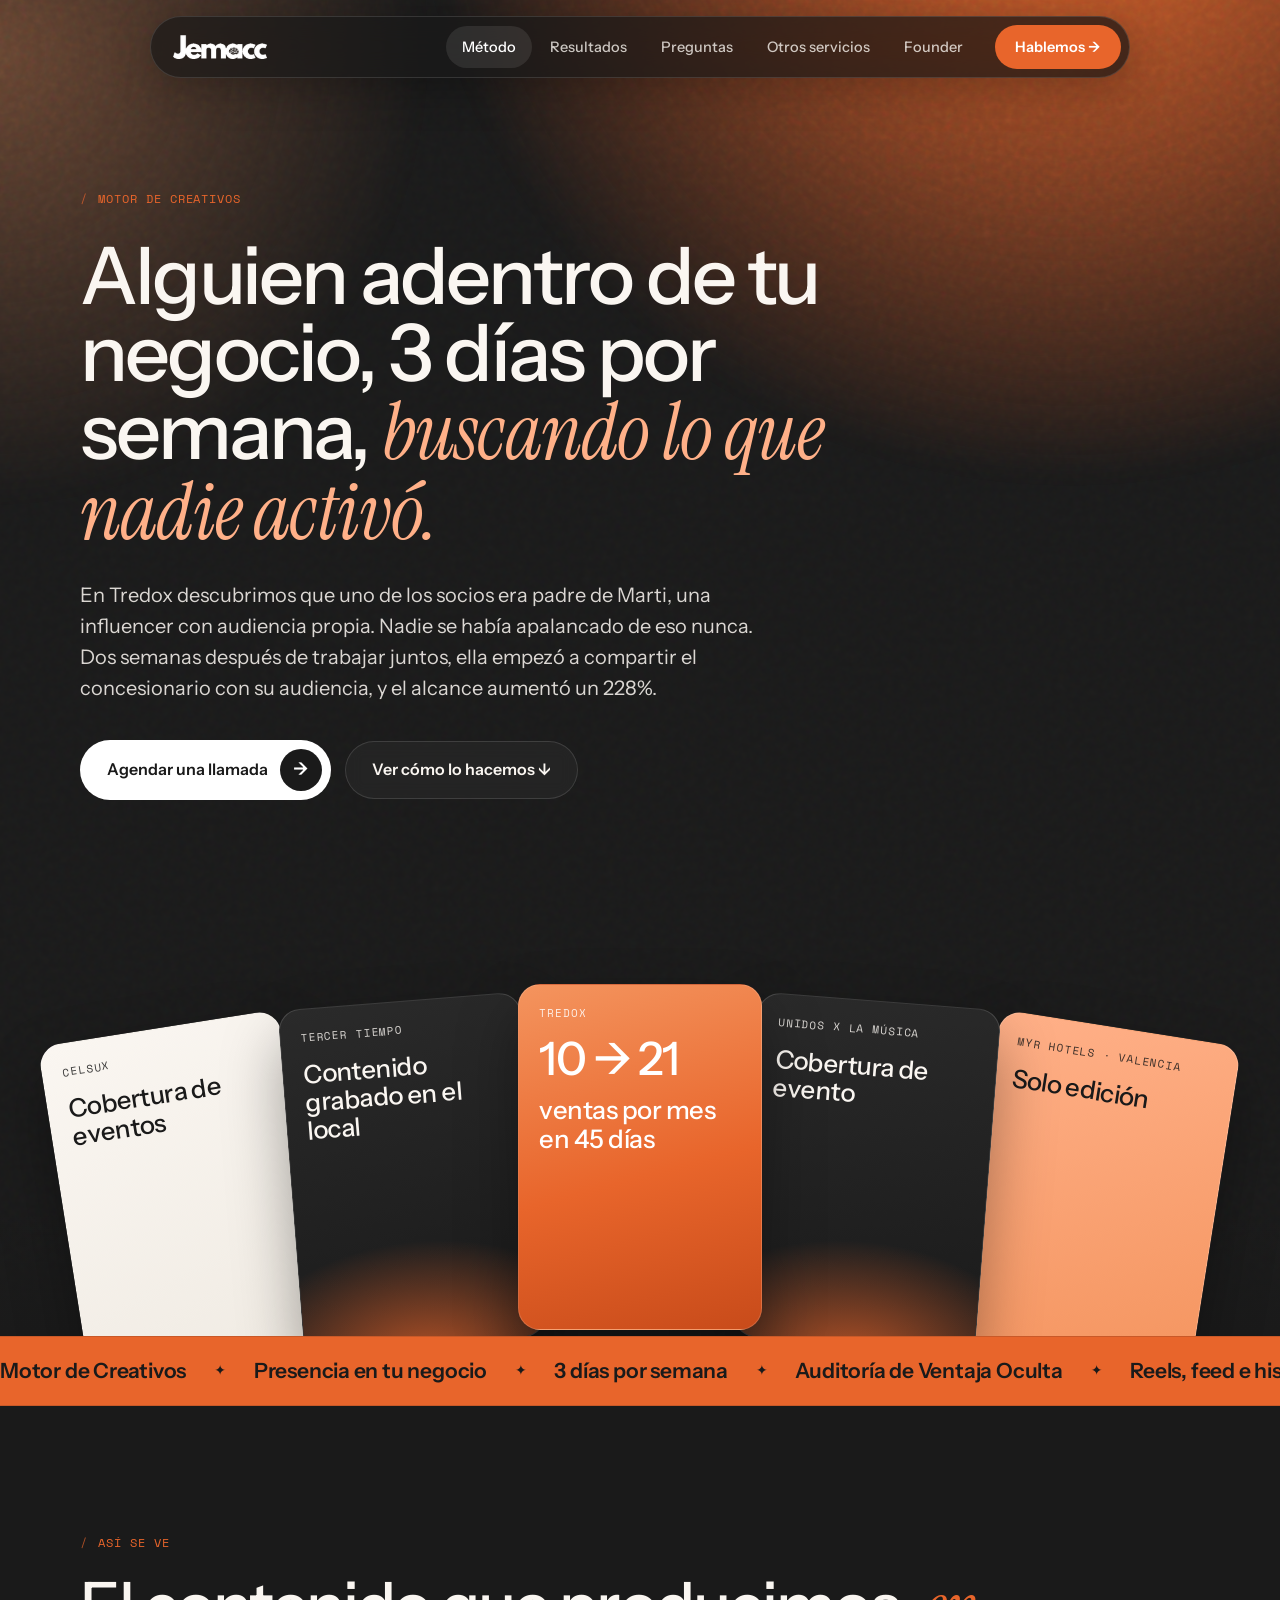
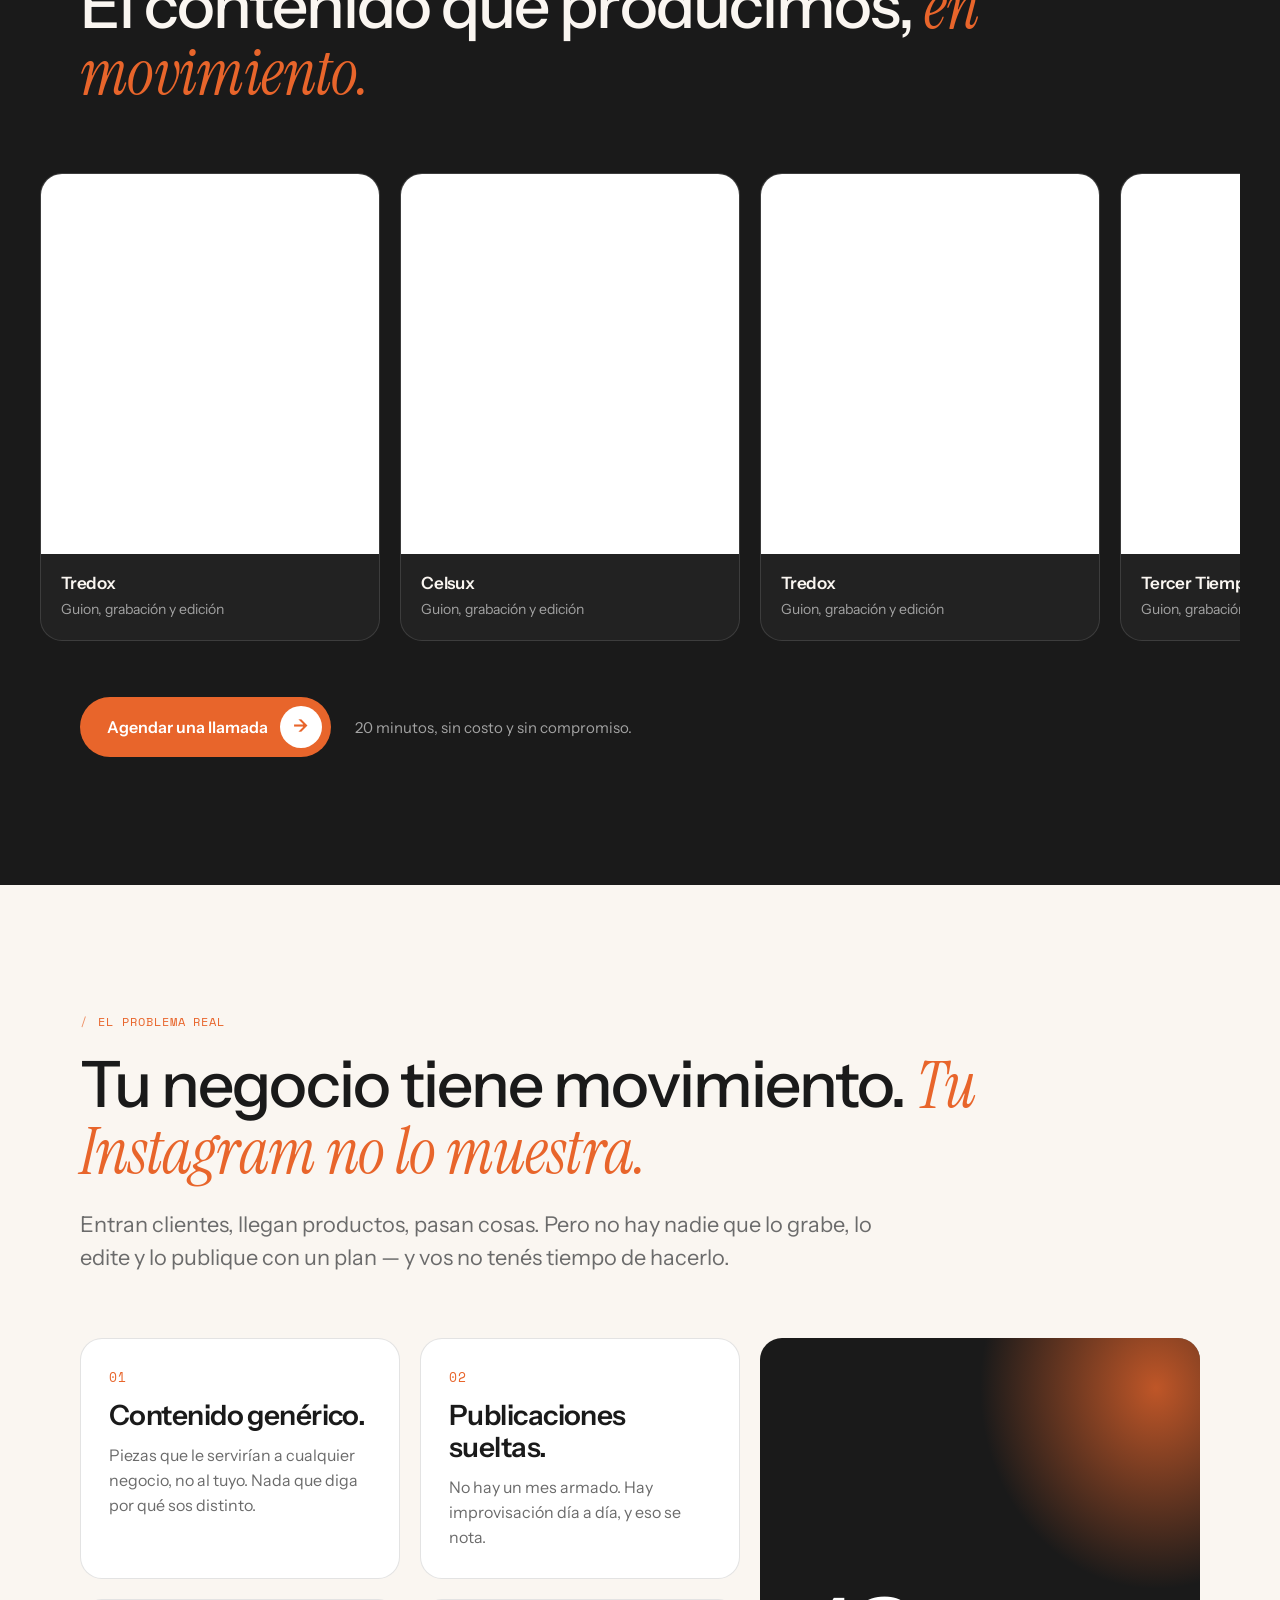
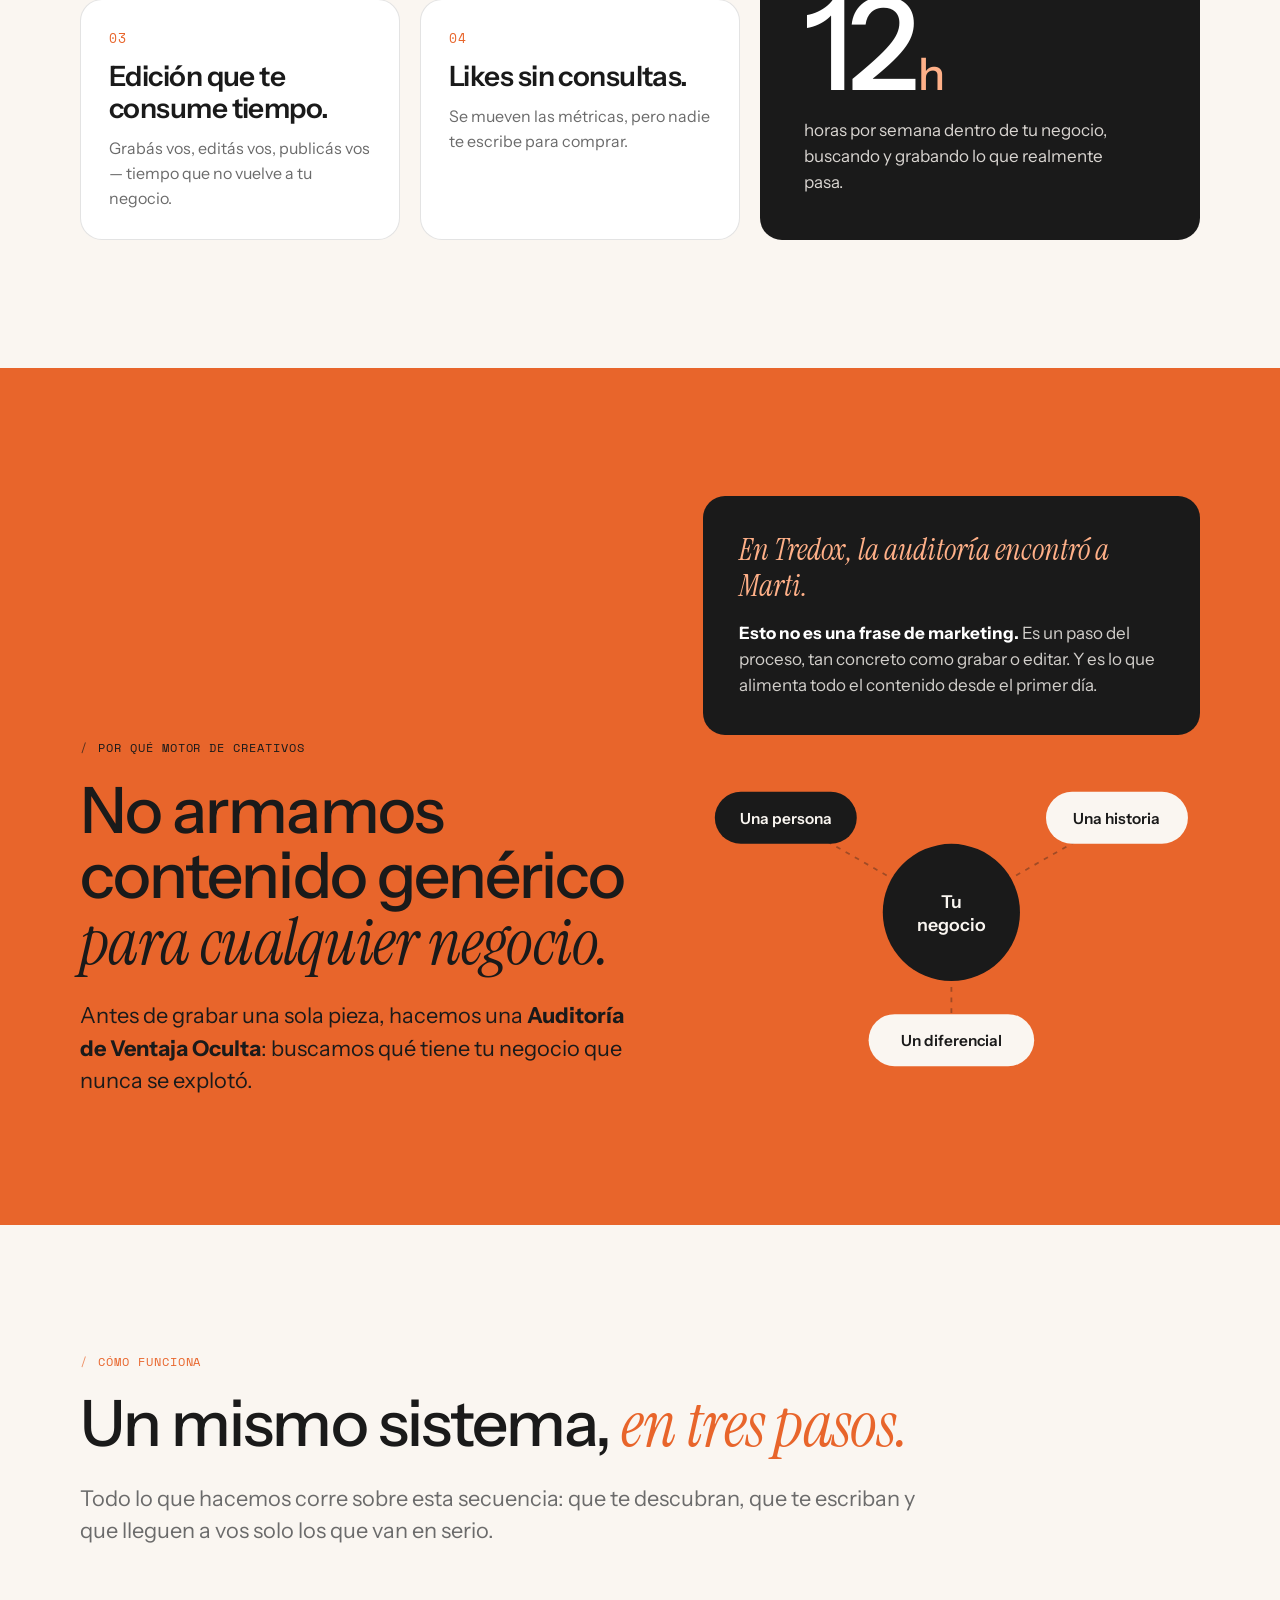
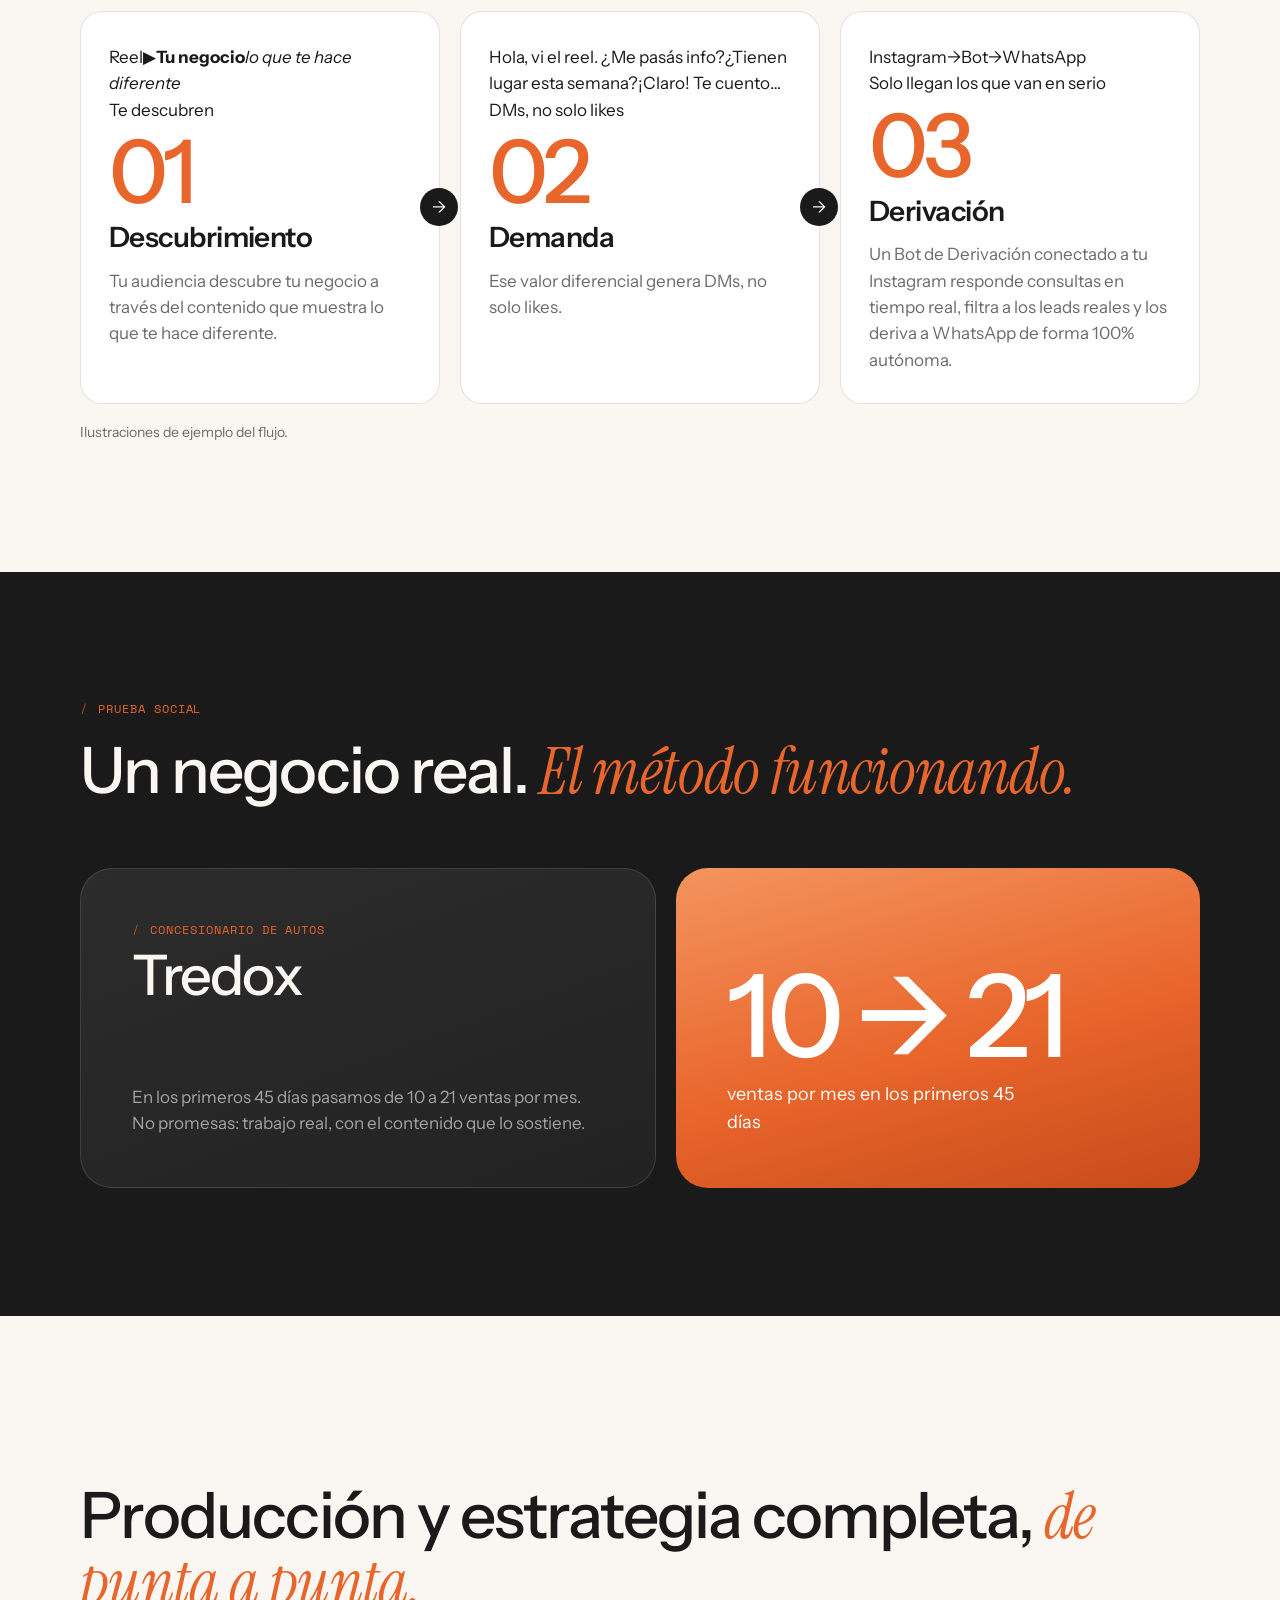
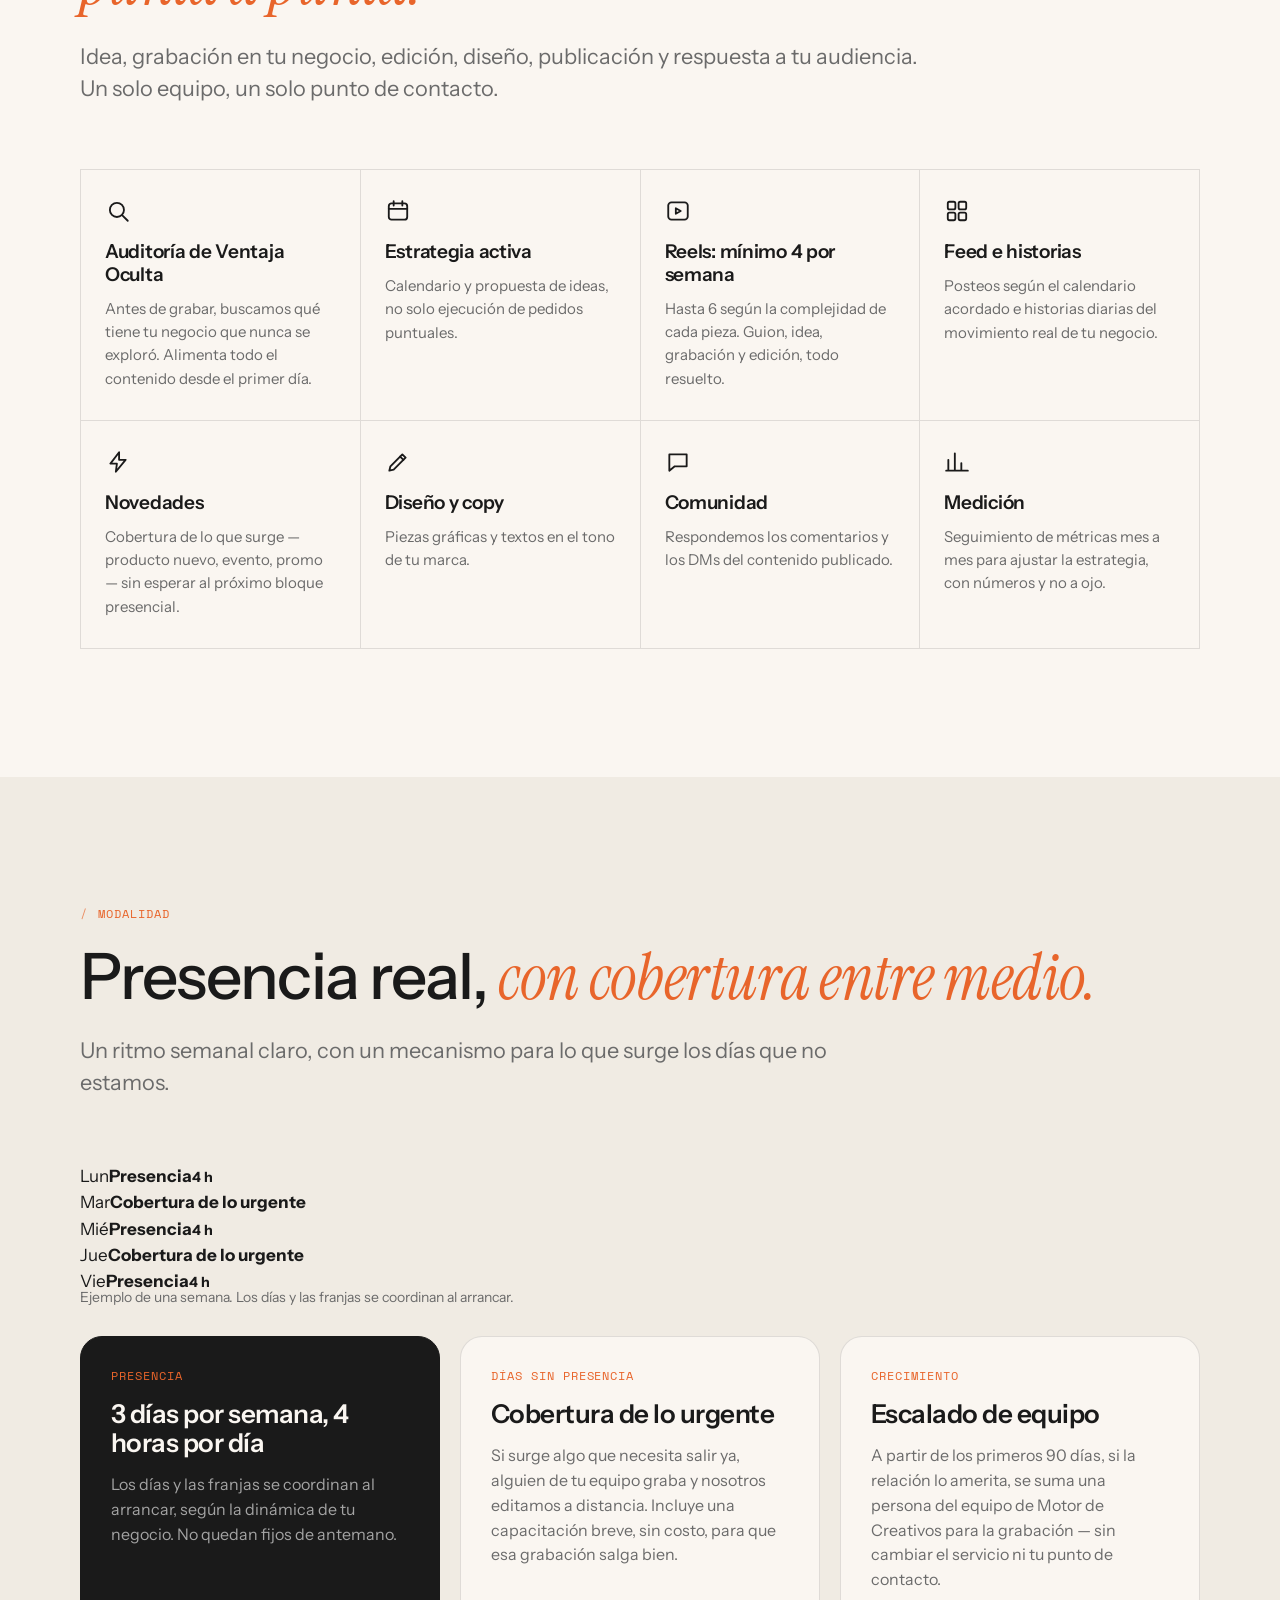
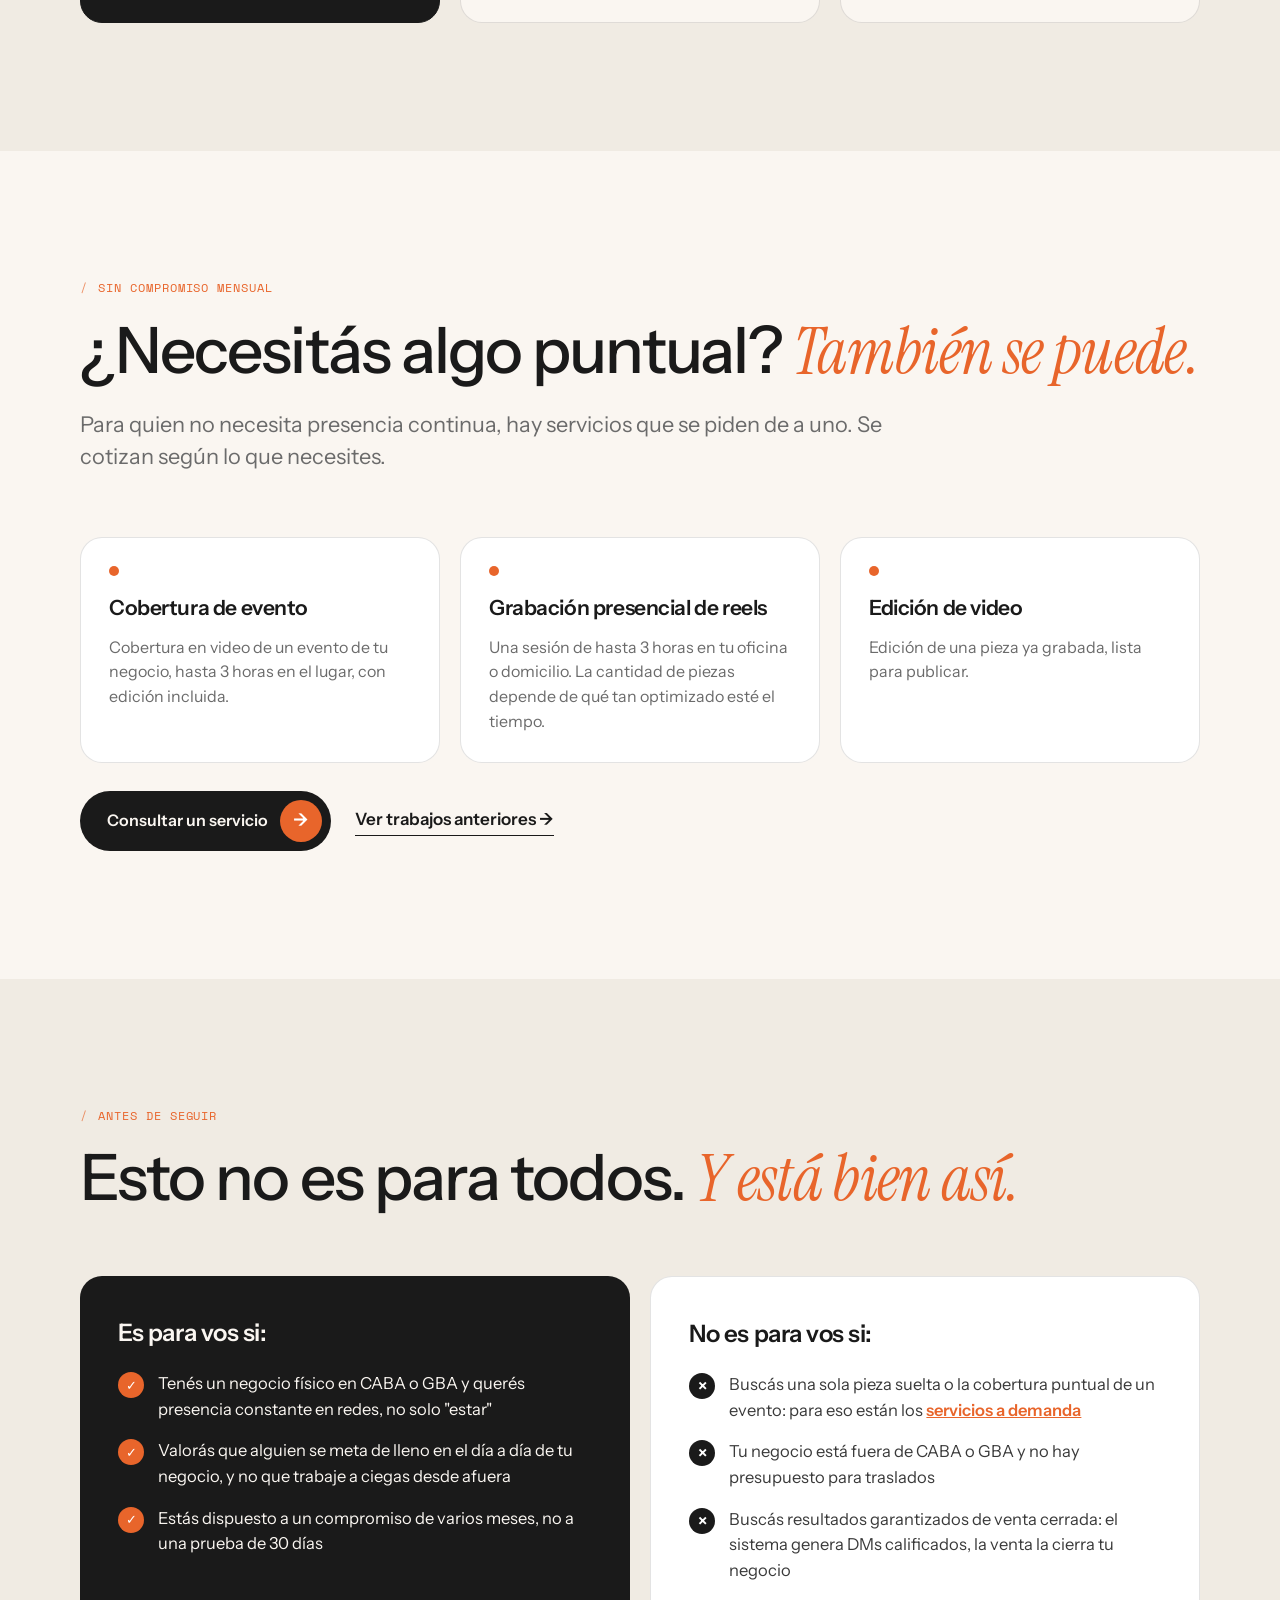
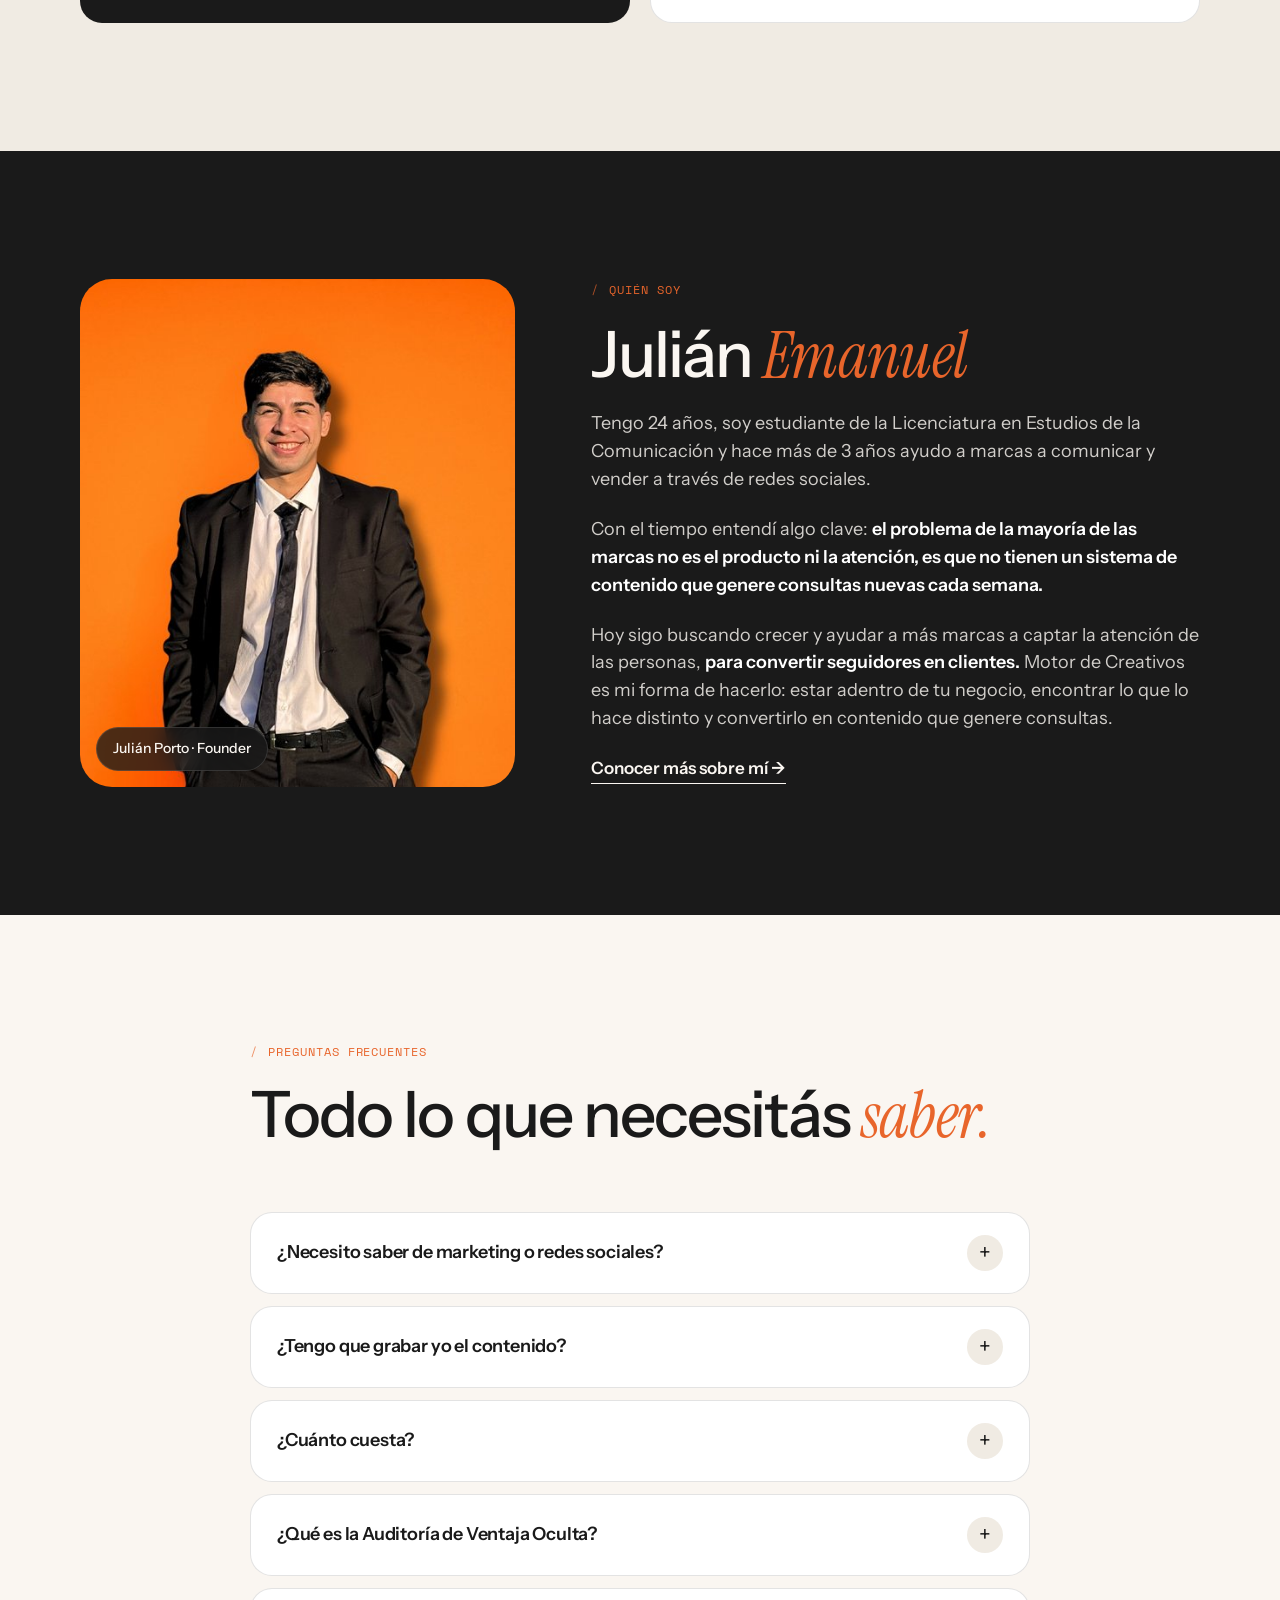
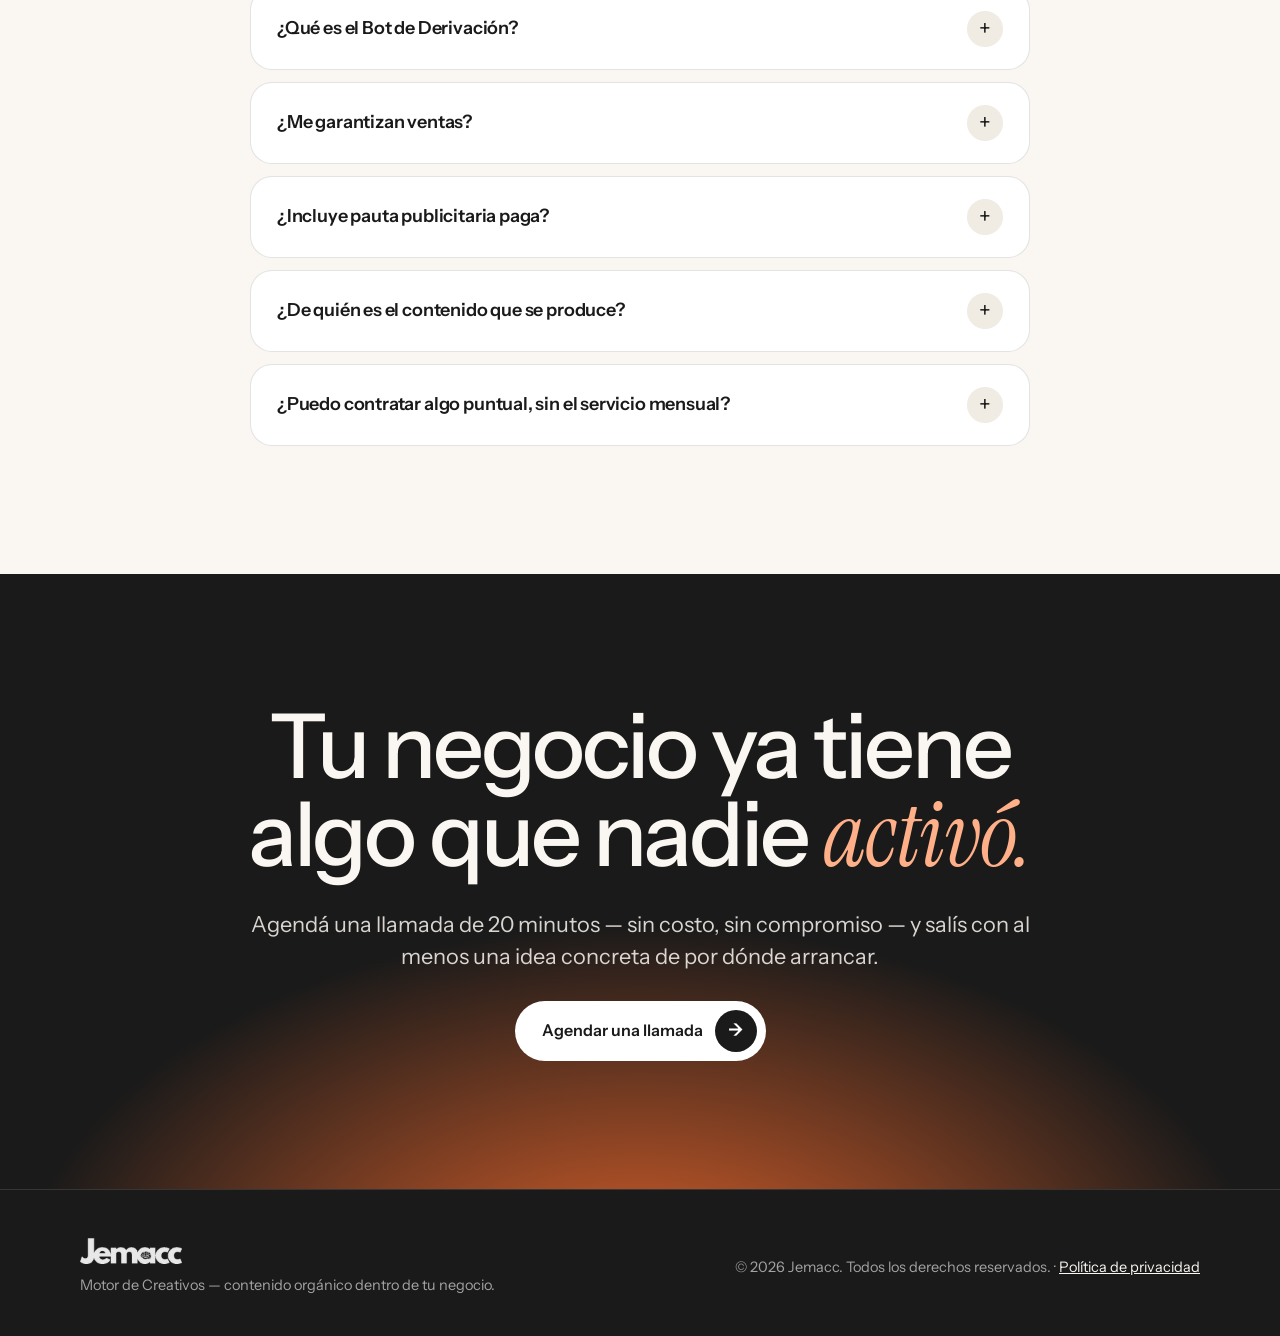
<file: index.html>
<!DOCTYPE html>
<html lang="es">
<head>
<meta charset="UTF-8">
<meta name="viewport" content="width=device-width, initial-scale=1.0">
<title>Jemacc — Motor de Creativos: contenido dentro de tu negocio</title>
<meta name="description" content="Motor de Creativos: alguien dentro de tu negocio 3 días por semana, grabando y buscando lo que nadie activó. Producción y estrategia de contenido para negocios físicos en CABA y GBA.">
<meta name="theme-color" content="#1A1A1A">
<meta property="og:title" content="Jemacc — Motor de Creativos: contenido dentro de tu negocio">
<meta property="og:description" content="Motor de Creativos: alguien dentro de tu negocio 3 días por semana, grabando y buscando lo que nadie activó. Producción y estrategia de contenido para negocios físicos en CABA y GBA.">
<meta property="og:type" content="website">
<link rel="preconnect" href="https://fonts.googleapis.com"><link rel="preconnect" href="https://fonts.gstatic.com" crossorigin><link href="https://fonts.googleapis.com/css2?family=Instrument+Sans:ital,wght@0,400;0,500;0,600;0,700;1,400&family=Instrument+Serif:ital@0;1&family=Space+Mono:wght@400;700&display=swap" rel="stylesheet">
<link rel="stylesheet" href="/css/jemacc.css">
</head>
<body>
<header class="nav" id="nav">
  <div class="nav-pill">
    <a href="/" class="nav-logo" aria-label="Jemacc — inicio"><img src="/img/logo-light.png" alt="Jemacc" width="94" height="24"></a>
    <ul class="nav-links">
      <li><a href="/#sistema" aria-current="page">Método</a></li><li><a href="/#resultados">Resultados</a></li><li><a href="/#faq">Preguntas</a></li><li><a href="/otros-servicios">Otros servicios</a></li><li><a href="/founder">Founder</a></li>
      <li class="nav-cta-li"><a href="https://wa.me/5491123866421?text=Hola%2C%20quiero%20agendar%20una%20llamada%20de%2020%20minutos%20sobre%20Motor%20de%20Creativos" class="nav-cta" target="_blank" rel="noopener">Hablemos →</a></li>
    </ul>
    <a href="https://wa.me/5491123866421?text=Hola%2C%20quiero%20agendar%20una%20llamada%20de%2020%20minutos%20sobre%20Motor%20de%20Creativos" class="nav-cta" target="_blank" rel="noopener">Hablemos →</a>
    <button class="nav-toggle" id="nav-toggle" aria-label="Menú" aria-expanded="false"><span></span></button>
  </div>
</header>

<!-- HERO -->
<section class="hero">
  <div class="wrap">
    <div class="hero-top">
      <span class="tag reveal">Motor de Creativos</span>
      <h1 class="display reveal d1">Alguien adentro de tu negocio, 3 días por semana, <span class="serif">buscando lo que nadie activó.</span></h1>
      <p class="hero-sub reveal d2">En Tredox descubrimos que uno de los socios era padre de Marti, una influencer con audiencia propia. Nadie se había apalancado de eso nunca. Dos semanas después de trabajar juntos, ella empezó a compartir el concesionario con su audiencia, y el alcance aumentó un 228%.</p>
      <div class="hero-actions reveal d3">
        <a href="https://wa.me/5491123866421?text=Hola%2C%20quiero%20agendar%20una%20llamada%20de%2020%20minutos%20sobre%20Motor%20de%20Creativos" class="btn btn-light" target="_blank" rel="noopener">Agendar una llamada<span class="ico">→</span></a>
        <a href="#sistema" class="btn btn-ghost">Ver cómo lo hacemos ↓</a>
      </div>
    </div>
  </div>
  <div class="fan" aria-hidden="true">
    <div class="fan-card c1"><span class="k">Celsux</span><span class="t">Cobertura de eventos</span></div>
    <div class="fan-card c2"><span class="k">Tercer Tiempo</span><span class="t">Contenido grabado en el local</span></div>
    <div class="fan-card c3"><span class="k">Tredox</span><span class="n">10 → 21</span><span class="t">ventas por mes en 45 días</span></div>
    <div class="fan-card c4"><span class="k">Unidos X La Música</span><span class="t">Cobertura de evento</span></div>
    <div class="fan-card c5"><span class="k">MYR Hotels · Valencia</span><span class="t">Solo edición</span></div>
  </div>
</section>

<!-- TICKER -->
<div class="ticker" aria-hidden="true"><div class="ticker-track"><div class="ticker-item">Motor de Creativos</div><div class="ticker-item">Presencia en tu negocio</div><div class="ticker-item">3 días por semana</div><div class="ticker-item">Auditoría de Ventaja Oculta</div><div class="ticker-item">Reels, feed e historias</div><div class="ticker-item">Bot de Derivación</div><div class="ticker-item">CABA y GBA</div></div></div>

<!-- CLIPS -->
<section class="section s-dark" id="trabajo">
  <div class="wrap">
    <div class="sec-head">
      <span class="tag reveal">Así se ve</span>
      <h2 class="h2 reveal d1">El contenido que producimos, <span class="serif accent">en movimiento.</span></h2>
    </div>
    <div class="rail"><article class="reel"><div class="reel-media"><blockquote class="instagram-media" data-instgrm-permalink="https://www.instagram.com/reel/Dc39jozPjEs/" data-instgrm-version="14"></blockquote></div><div class="reel-cap"><span class="who">Tredox</span><span class="what">Guion, grabación y edición</span></div></article><article class="reel"><div class="reel-media"><blockquote class="instagram-media" data-instgrm-permalink="https://www.instagram.com/reel/DbbmSSvMFVl/" data-instgrm-version="14"></blockquote></div><div class="reel-cap"><span class="who">Celsux</span><span class="what">Guion, grabación y edición</span></div></article><article class="reel"><div class="reel-media"><blockquote class="instagram-media" data-instgrm-permalink="https://www.instagram.com/reel/DdEor79uQJm/" data-instgrm-version="14"></blockquote></div><div class="reel-cap"><span class="who">Tredox</span><span class="what">Guion, grabación y edición</span></div></article><article class="reel"><div class="reel-media"><blockquote class="instagram-media" data-instgrm-permalink="https://www.instagram.com/reel/DZYbMUjMYZp/" data-instgrm-version="14"></blockquote></div><div class="reel-cap"><span class="who">Tercer Tiempo</span><span class="what">Guion, grabación y edición</span></div></article><article class="reel"><div class="reel-media"><blockquote class="instagram-media" data-instgrm-permalink="https://www.instagram.com/reel/DdZZS5xPZF6/" data-instgrm-version="14"></blockquote></div><div class="reel-cap"><span class="who">Tredox</span><span class="what">Guion, grabación y edición</span></div></article><article class="reel"><div class="reel-media"><blockquote class="instagram-media" data-instgrm-permalink="https://www.instagram.com/reel/DZdbD-SoVEi/" data-instgrm-version="14"></blockquote></div><div class="reel-cap"><span class="who">Mery Sorrosal — Unidos X La Música</span><span class="what">Guion, grabación y edición</span></div></article><article class="reel"><div class="reel-media"><blockquote class="instagram-media" data-instgrm-permalink="https://www.instagram.com/reel/Dd_dsTsNUD-/" data-instgrm-version="14"></blockquote></div><div class="reel-cap"><span class="who">MYR Hotels — Valencia, España</span><span class="what">Solo edición</span></div></article></div>
    <div class="cta-row reveal">
      <a href="https://wa.me/5491123866421?text=Hola%2C%20quiero%20agendar%20una%20llamada%20de%2020%20minutos%20sobre%20Motor%20de%20Creativos" class="btn btn-primary" target="_blank" rel="noopener">Agendar una llamada<span class="ico">→</span></a>
      <small>20 minutos, sin costo y sin compromiso.</small>
    </div>
  </div>
</section>

<!-- PROBLEMA -->
<section class="section s-cream" id="problema">
  <div class="wrap">
    <div class="sec-head">
      <span class="tag reveal">El problema real</span>
      <h2 class="h2 reveal d1">Tu negocio tiene movimiento. <span class="serif accent">Tu Instagram no lo muestra.</span></h2>
      <p class="lead muted reveal d2">Entran clientes, llegan productos, pasan cosas. Pero no hay nadie que lo grabe, lo edite y lo publique con un plan — y vos no tenés tiempo de hacerlo.</p>
    </div>
    <div class="problem-split">
      <div class="grid g2"><div class="card reveal d0"><span class="num">01</span><h3 class="h3">Contenido genérico.</h3><p>Piezas que le servirían a cualquier negocio, no al tuyo. Nada que diga por qué sos distinto.</p></div><div class="card reveal d1"><span class="num">02</span><h3 class="h3">Publicaciones sueltas.</h3><p>No hay un mes armado. Hay improvisación día a día, y eso se nota.</p></div><div class="card reveal d2"><span class="num">03</span><h3 class="h3">Edición que te consume tiempo.</h3><p>Grabás vos, editás vos, publicás vos — tiempo que no vuelve a tu negocio.</p></div><div class="card reveal d0"><span class="num">04</span><h3 class="h3">Likes sin consultas.</h3><p>Se mueven las métricas, pero nadie te escribe para comprar.</p></div></div>
      <div class="bignum-card reveal">
        <div class="bignum">12<small>h</small></div>
        <p>horas por semana dentro de tu negocio, buscando y grabando lo que realmente pasa.</p>
      </div>
    </div>
  </div>
</section>

<!-- POR QUÉ / AUDITORÍA -->
<section class="section s-orange" id="por-que">
  <div class="wrap">
    <div class="audit">
      <div class="sec-head" style="margin:0">
        <span class="tag reveal">Por qué Motor de Creativos</span>
        <h2 class="h2 reveal d1">No armamos contenido genérico <span class="serif">para cualquier negocio.</span></h2>
        <p class="lead reveal d2">Antes de grabar una sola pieza, hacemos una <strong>Auditoría de Ventaja Oculta</strong>: buscamos qué tiene tu negocio que nunca se explotó.</p>
      </div>
      <div class="audit-right">
      <div class="audit-note reveal d2">
        <p class="quote">En Tredox, la auditoría encontró a Marti.</p>
        <p><strong>Esto no es una frase de marketing.</strong> Es un paso del proceso, tan concreto como grabar o editar. Y es lo que alimenta todo el contenido desde el primer día.</p>
      </div>
        <div class="orbit reveal d3" aria-hidden="true">
          <svg viewBox="0 0 420 300" width="100%" role="img">
            <g stroke="#1A1A1A" stroke-opacity=".35" stroke-width="1.5" stroke-dasharray="4 5" fill="none">
              <path d="M210 150 L70 70"/><path d="M210 150 L350 70"/><path d="M210 150 L210 258"/>
            </g>
            <circle cx="210" cy="150" r="58" fill="#1A1A1A"/>
            <text x="210" y="146" text-anchor="middle" fill="#FAF6F1" font-size="15" font-weight="600" font-family="Instrument Sans, sans-serif">Tu</text>
            <text x="210" y="166" text-anchor="middle" fill="#FAF6F1" font-size="15" font-weight="600" font-family="Instrument Sans, sans-serif">negocio</text>
            <g font-family="Instrument Sans, sans-serif" font-size="13" font-weight="600" text-anchor="middle">
              <rect x="10" y="48" width="120" height="44" rx="22" fill="#1A1A1A"/><text x="70" y="75" fill="#FAF6F1">Una persona</text>
              <rect x="290" y="48" width="120" height="44" rx="22" fill="#FAF6F1"/><text x="350" y="75" fill="#1A1A1A">Una historia</text>
              <rect x="140" y="236" width="140" height="44" rx="22" fill="#FAF6F1"/><text x="210" y="263" fill="#1A1A1A">Un diferencial</text>
            </g>
          </svg>
        </div>
      </div>

    </div>
  </div>
</section>

<!-- SISTEMA -->
<section class="section s-cream" id="sistema">
  <div class="wrap">
    <div class="sec-head">
      <span class="tag reveal">Cómo funciona</span>
      <h2 class="h2 reveal d1">Un mismo sistema, <span class="serif accent">en tres pasos.</span></h2>
      <p class="lead muted reveal d2">Todo lo que hacemos corre sobre esta secuencia: que te descubran, que te escriban y que lleguen a vos solo los que van en serio.</p>
    </div>
    <div class="steps"><div class="step reveal d0"><div class="step-vis"><div class="phone"><span class="p-top">Reel</span><span class="p-play">▶</span><span class="p-cap"><b>Tu negocio</b><i>lo que te hace diferente</i></span></div><span class="float f1">Te descubren</span></div><span class="big">01</span><h3 class="h3">Descubrimiento</h3><p>Tu audiencia descubre tu negocio a través del contenido que muestra lo que te hace diferente.</p></div><div class="step reveal d1"><div class="step-vis"><div class="dm"><span class="b in">Hola, vi el reel. ¿Me pasás info?</span><span class="b in">¿Tienen lugar esta semana?</span><span class="b out">¡Claro! Te cuento…</span></div><span class="float f2">DMs, no solo likes</span></div><span class="big">02</span><h3 class="h3">Demanda</h3><p>Ese valor diferencial genera DMs, no solo likes.</p></div><div class="step reveal d2"><div class="step-vis"><div class="flow"><span class="node">Instagram</span><span class="arr">→</span><span class="node bot">Bot</span><span class="arr">→</span><span class="node wa">WhatsApp</span></div><span class="float f3">Solo llegan los que van en serio</span></div><span class="big">03</span><h3 class="h3">Derivación</h3><p>Un Bot de Derivación conectado a tu Instagram responde consultas en tiempo real, filtra a los leads reales y los deriva a WhatsApp de forma 100% autónoma.</p></div></div>
    <p class="muted reveal" style="margin-top:18px;font-size:14px">Ilustraciones de ejemplo del flujo.</p>
  </div>
</section>

<!-- PRUEBA SOCIAL -->
<section class="section s-dark" id="resultados">
  <div class="wrap">
    <div class="sec-head">
      <span class="tag reveal">Prueba social</span>
      <h2 class="h2 reveal d1">Un negocio real. <span class="serif accent">El método funcionando.</span></h2>
    </div>
    <div class="proof">
      <div class="proof-main reveal">
        <div style="display:grid;gap:8px">
          <span class="tag">Concesionario de autos</span>
          <h3 class="h2" style="font-size:clamp(34px,4.4vw,56px)">Tredox</h3>
        </div>
        <p>En los primeros 45 días pasamos de 10 a 21 ventas por mes. No promesas: trabajo real, con el contenido que lo sostiene.</p>
      </div>
      <div class="proof-num reveal d1"><strong>10 → 21</strong><span>ventas por mes en los primeros 45 días</span></div>
    </div>
  </div>
</section>

<!-- QUÉ INCLUYE -->
<section class="section s-cream" id="incluye">
  <div class="wrap">
    <div class="sec-head">
      <span class="tag reveal">Qué incluye</span>
      <h2 class="h2 reveal d1">Producción y estrategia completa, <span class="serif accent">de punta a punta.</span></h2>
      <p class="lead muted reveal d2">Idea, grabación en tu negocio, edición, diseño, publicación y respuesta a tu audiencia. Un solo equipo, un solo punto de contacto.</p>
    </div>
    <div class="inc-grid reveal"><div class="inc-item"><span class="inc-ico"><svg viewBox="0 0 24 24" width="26" height="26" fill="none" stroke="currentColor" stroke-width="1.7" stroke-linecap="round" stroke-linejoin="round" aria-hidden="true"><circle cx="11" cy="11" r="6.5"/><path d="M16 16l5 5"/></svg></span><h4>Auditoría de Ventaja Oculta</h4><p>Antes de grabar, buscamos qué tiene tu negocio que nunca se exploró. Alimenta todo el contenido desde el primer día.</p></div><div class="inc-item"><span class="inc-ico"><svg viewBox="0 0 24 24" width="26" height="26" fill="none" stroke="currentColor" stroke-width="1.7" stroke-linecap="round" stroke-linejoin="round" aria-hidden="true"><rect x="3.5" y="5" width="17" height="15" rx="2.5"/><path d="M3.5 10h17M8 3v4M16 3v4"/></svg></span><h4>Estrategia activa</h4><p>Calendario y propuesta de ideas, no solo ejecución de pedidos puntuales.</p></div><div class="inc-item"><span class="inc-ico"><svg viewBox="0 0 24 24" width="26" height="26" fill="none" stroke="currentColor" stroke-width="1.7" stroke-linecap="round" stroke-linejoin="round" aria-hidden="true"><rect x="3" y="4" width="18" height="16" rx="3"/><path d="M10 9.5v5l4.5-2.5z"/></svg></span><h4>Reels: mínimo 4 por semana</h4><p>Hasta 6 según la complejidad de cada pieza. Guion, idea, grabación y edición, todo resuelto.</p></div><div class="inc-item"><span class="inc-ico"><svg viewBox="0 0 24 24" width="26" height="26" fill="none" stroke="currentColor" stroke-width="1.7" stroke-linecap="round" stroke-linejoin="round" aria-hidden="true"><rect x="3.5" y="3.5" width="7" height="7" rx="1.5"/><rect x="13.5" y="3.5" width="7" height="7" rx="1.5"/><rect x="3.5" y="13.5" width="7" height="7" rx="1.5"/><rect x="13.5" y="13.5" width="7" height="7" rx="1.5"/></svg></span><h4>Feed e historias</h4><p>Posteos según el calendario acordado e historias diarias del movimiento real de tu negocio.</p></div><div class="inc-item"><span class="inc-ico"><svg viewBox="0 0 24 24" width="26" height="26" fill="none" stroke="currentColor" stroke-width="1.7" stroke-linecap="round" stroke-linejoin="round" aria-hidden="true"><path d="M13 3L5 13.5h6L10 21l9-11h-6z"/></svg></span><h4>Novedades</h4><p>Cobertura de lo que surge — producto nuevo, evento, promo — sin esperar al próximo bloque presencial.</p></div><div class="inc-item"><span class="inc-ico"><svg viewBox="0 0 24 24" width="26" height="26" fill="none" stroke="currentColor" stroke-width="1.7" stroke-linecap="round" stroke-linejoin="round" aria-hidden="true"><path d="M4 20l1-4 11-11 3 3L8 19z"/><path d="M14 7l3 3"/></svg></span><h4>Diseño y copy</h4><p>Piezas gráficas y textos en el tono de tu marca.</p></div><div class="inc-item"><span class="inc-ico"><svg viewBox="0 0 24 24" width="26" height="26" fill="none" stroke="currentColor" stroke-width="1.7" stroke-linecap="round" stroke-linejoin="round" aria-hidden="true"><path d="M4 5h16v11H9l-5 4z"/></svg></span><h4>Comunidad</h4><p>Respondemos los comentarios y los DMs del contenido publicado.</p></div><div class="inc-item"><span class="inc-ico"><svg viewBox="0 0 24 24" width="26" height="26" fill="none" stroke="currentColor" stroke-width="1.7" stroke-linecap="round" stroke-linejoin="round" aria-hidden="true"><path d="M4 20V10M10 20V4M16 20v-7M22 20H2"/></svg></span><h4>Medición</h4><p>Seguimiento de métricas mes a mes para ajustar la estrategia, con números y no a ojo.</p></div></div>
  </div>
</section>

<!-- MODALIDAD -->
<section class="section s-sand" id="modalidad">
  <div class="wrap">
    <div class="sec-head">
      <span class="tag reveal">Modalidad</span>
      <h2 class="h2 reveal d1">Presencia real, <span class="serif accent">con cobertura entre medio.</span></h2>
      <p class="lead muted reveal d2">Un ritmo semanal claro, con un mecanismo para lo que surge los días que no estamos.</p>
    </div>
    <div class="week reveal" aria-hidden="true">
      <div class="wk"><span>Lun</span><b>Presencia<small>4 h</small></b></div>
      <div class="wk off"><span>Mar</span><b>Cobertura de lo urgente</b></div>
      <div class="wk"><span>Mié</span><b>Presencia<small>4 h</small></b></div>
      <div class="wk off"><span>Jue</span><b>Cobertura de lo urgente</b></div>
      <div class="wk"><span>Vie</span><b>Presencia<small>4 h</small></b></div>
    </div>
    <p class="muted reveal" style="margin:-8px 0 28px;font-size:14px">Ejemplo de una semana. Los días y las franjas se coordinan al arrancar.</p>
    <div class="grid g3">
      <div class="mode feature reveal"><span class="k">Presencia</span><span class="v">3 días por semana, 4 horas por día</span><p>Los días y las franjas se coordinan al arrancar, según la dinámica de tu negocio. No quedan fijos de antemano.</p></div>
      <div class="mode reveal d1"><span class="k">Días sin presencia</span><span class="v">Cobertura de lo urgente</span><p>Si surge algo que necesita salir ya, alguien de tu equipo graba y nosotros editamos a distancia. Incluye una capacitación breve, sin costo, para que esa grabación salga bien.</p></div>
      <div class="mode reveal d2"><span class="k">Crecimiento</span><span class="v">Escalado de equipo</span><p>A partir de los primeros 90 días, si la relación lo amerita, se suma una persona del equipo de Motor de Creativos para la grabación — sin cambiar el servicio ni tu punto de contacto.</p></div>
    </div>
  </div>
</section>

<!-- A DEMANDA -->
<section class="section s-cream" id="a-demanda">
  <div class="wrap">
    <div class="sec-head">
      <span class="tag reveal">Sin compromiso mensual</span>
      <h2 class="h2 reveal d1">¿Necesitás algo puntual? <span class="serif accent">También se puede.</span></h2>
      <p class="lead muted reveal d2">Para quien no necesita presencia continua, hay servicios que se piden de a uno. Se cotizan según lo que necesites.</p>
    </div>
    <div class="grid g3">
      <div class="svc reveal"><span class="dot"></span><h4>Cobertura de evento</h4><p>Cobertura en video de un evento de tu negocio, hasta 3 horas en el lugar, con edición incluida.</p></div>
      <div class="svc reveal d1"><span class="dot"></span><h4>Grabación presencial de reels</h4><p>Una sesión de hasta 3 horas en tu oficina o domicilio. La cantidad de piezas depende de qué tan optimizado esté el tiempo.</p></div>
      <div class="svc reveal d2"><span class="dot"></span><h4>Edición de video</h4><p>Edición de una pieza ya grabada, lista para publicar.</p></div>
    </div>
    <div class="cta-row reveal">
      <a href="https://wa.me/5491123866421?text=Hola%2C%20quiero%20consultar%20por%20un%20servicio%20a%20demanda" class="btn btn-dark" target="_blank" rel="noopener">Consultar un servicio<span class="ico">→</span></a>
      <a href="/otros-servicios" class="link-arrow">Ver trabajos anteriores →</a>
    </div>
  </div>
</section>

<!-- PARA QUIÉN -->
<section class="section s-sand" id="para-quien">
  <div class="wrap">
    <div class="sec-head">
      <span class="tag reveal">Antes de seguir</span>
      <h2 class="h2 reveal d1">Esto no es para todos. <span class="serif accent">Y está bien así.</span></h2>
    </div>
    <div class="fit">
      <div class="fit-col fit-yes reveal">
        <h3>Es para vos si:</h3>
        <ul>
          <li><span>Tenés un negocio físico en CABA o GBA y querés presencia constante en redes, no solo "estar"</span></li>
          <li><span>Valorás que alguien se meta de lleno en el día a día de tu negocio, y no que trabaje a ciegas desde afuera</span></li>
          <li><span>Estás dispuesto a un compromiso de varios meses, no a una prueba de 30 días</span></li>
        </ul>
      </div>
      <div class="fit-col fit-no reveal d1">
        <h3>No es para vos si:</h3>
        <ul>
          <li><span>Buscás una sola pieza suelta o la cobertura puntual de un evento: para eso están los <a href="#a-demanda">servicios a demanda</a></span></li>
          <li><span>Tu negocio está fuera de CABA o GBA y no hay presupuesto para traslados</span></li>
          <li><span>Buscás resultados garantizados de venta cerrada: el sistema genera DMs calificados, la venta la cierra tu negocio</span></li>
        </ul>
      </div>
    </div>
  </div>
</section>

<!-- SOBRE MÍ -->
<section class="section s-dark" id="sobre-mi">
  <div class="wrap">
    <div class="about">
      <div class="photo reveal"><img src="/img/julian.jpg" alt="Julián Porto, founder de Jemacc" width="500" height="585"><span class="chip">Julián Porto · Founder</span></div>
      <div class="about-copy">
        <span class="tag reveal">Quién soy</span>
        <h2 class="h2 reveal d1">Julián <span class="serif accent">Emanuel</span></h2>
        <p class="reveal d1">Tengo 24 años, soy estudiante de la Licenciatura en Estudios de la Comunicación y hace más de 3 años ayudo a marcas a comunicar y vender a través de redes sociales.</p>
        <p class="reveal d2">Con el tiempo entendí algo clave: <strong>el problema de la mayoría de las marcas no es el producto ni la atención, es que no tienen un sistema de contenido que genere consultas nuevas cada semana.</strong></p>
        <p class="reveal d2">Hoy sigo buscando crecer y ayudar a más marcas a captar la atención de las personas, <strong>para convertir seguidores en clientes.</strong> Motor de Creativos es mi forma de hacerlo: estar adentro de tu negocio, encontrar lo que lo hace distinto y convertirlo en contenido que genere consultas.</p>
        <div class="reveal d3"><a href="/founder" class="link-arrow">Conocer más sobre mí →</a></div>
      </div>
    </div>
  </div>
</section>

<!-- FAQ -->
<section class="section s-cream" id="faq">
  <div class="wrap wrap-narrow">
    <div class="sec-head">
      <span class="tag reveal">Preguntas frecuentes</span>
      <h2 class="h2 reveal d1">Todo lo que necesitás <span class="serif accent">saber.</span></h2>
    </div>
    <div class="faq"><details class="reveal"><summary>¿Necesito saber de marketing o redes sociales?</summary><div class="ans">No. Está pensado para dueños de negocios que no son expertos en digital. Vos te enfocás en tu negocio; nosotros nos ocupamos de la estrategia, el guion, la grabación y la edición.</div></details><details class="reveal"><summary>¿Tengo que grabar yo el contenido?</summary><div class="ans">No. Grabamos nosotros dentro de tu negocio, 3 días por semana. Si un día sin presencia surge algo urgente, alguien de tu equipo puede grabarlo y nosotros lo editamos a distancia; te damos una capacitación breve, sin costo, para eso.</div></details><details class="reveal"><summary>¿Cuánto cuesta?</summary><div class="ans">Depende del alcance y de tu negocio, así que lo vemos juntos en una llamada de 20 minutos, sin costo y sin compromiso.</div></details><details class="reveal"><summary>¿Qué es la Auditoría de Ventaja Oculta?</summary><div class="ans">Es el primer paso del proceso: antes de grabar una sola pieza, buscamos qué tiene tu negocio que nunca se exploró — una persona, una historia, un diferencial — y lo usamos como base de todo el contenido.</div></details><details class="reveal"><summary>¿Qué es el Bot de Derivación?</summary><div class="ans">Un bot conectado a tu Instagram que responde consultas en tiempo real, filtra a los leads reales y los deriva a WhatsApp de forma 100% autónoma.</div></details><details class="reveal"><summary>¿Me garantizan ventas?</summary><div class="ans">No. El sistema genera DMs calificados, pero la venta la cierra tu negocio. Lo que sí podés esperar es presencia constante y consultas de gente que realmente quiere comprar.</div></details><details class="reveal"><summary>¿Incluye pauta publicitaria paga?</summary><div class="ans">No. Es producción y estrategia de contenido orgánico. No incluye la gestión de pauta paga en Meta Ads.</div></details><details class="reveal"><summary>¿De quién es el contenido que se produce?</summary><div class="ans">Tuyo. Las piezas producidas, incluido el trabajo hecho en la cuenta de Canva de tu empresa, quedan como propiedad de tu negocio.</div></details><details class="reveal"><summary>¿Puedo contratar algo puntual, sin el servicio mensual?</summary><div class="ans">Sí. La cobertura de un evento, una sesión de grabación o la edición de una pieza se contratan por separado, sin compromiso mensual. <a href="#a-demanda">Mirá los servicios a demanda</a>.</div></details></div>
  </div>
</section>

<!-- CTA FINAL -->
<section class="section cta-final">
  <div class="wrap">
    <h2 class="display reveal">Tu negocio ya tiene algo que nadie <span class="serif">activó.</span></h2>
    <p class="lead reveal d1">Agendá una llamada de 20 minutos — sin costo, sin compromiso — y salís con al menos una idea concreta de por dónde arrancar.</p>
    <div class="reveal d2"><a href="https://wa.me/5491123866421?text=Hola%2C%20quiero%20agendar%20una%20llamada%20de%2020%20minutos%20sobre%20Motor%20de%20Creativos" class="btn btn-light" target="_blank" rel="noopener">Agendar una llamada<span class="ico">→</span></a></div>
  </div>
</section>
<footer class="footer">
  <div class="wrap">
    <div>
      <img src="/img/logo-light.png" alt="Jemacc" width="102" height="26">
      <p>Motor de Creativos — contenido orgánico dentro de tu negocio.</p>
    </div>
    <p>© 2026 Jemacc. Todos los derechos reservados. · <a href="#">Política de privacidad</a></p>
  </div>
</footer>
<script async src="//www.instagram.com/embed.js"></script>
<script src="/js/jemacc.js"></script>
</body>
</html>
</file>
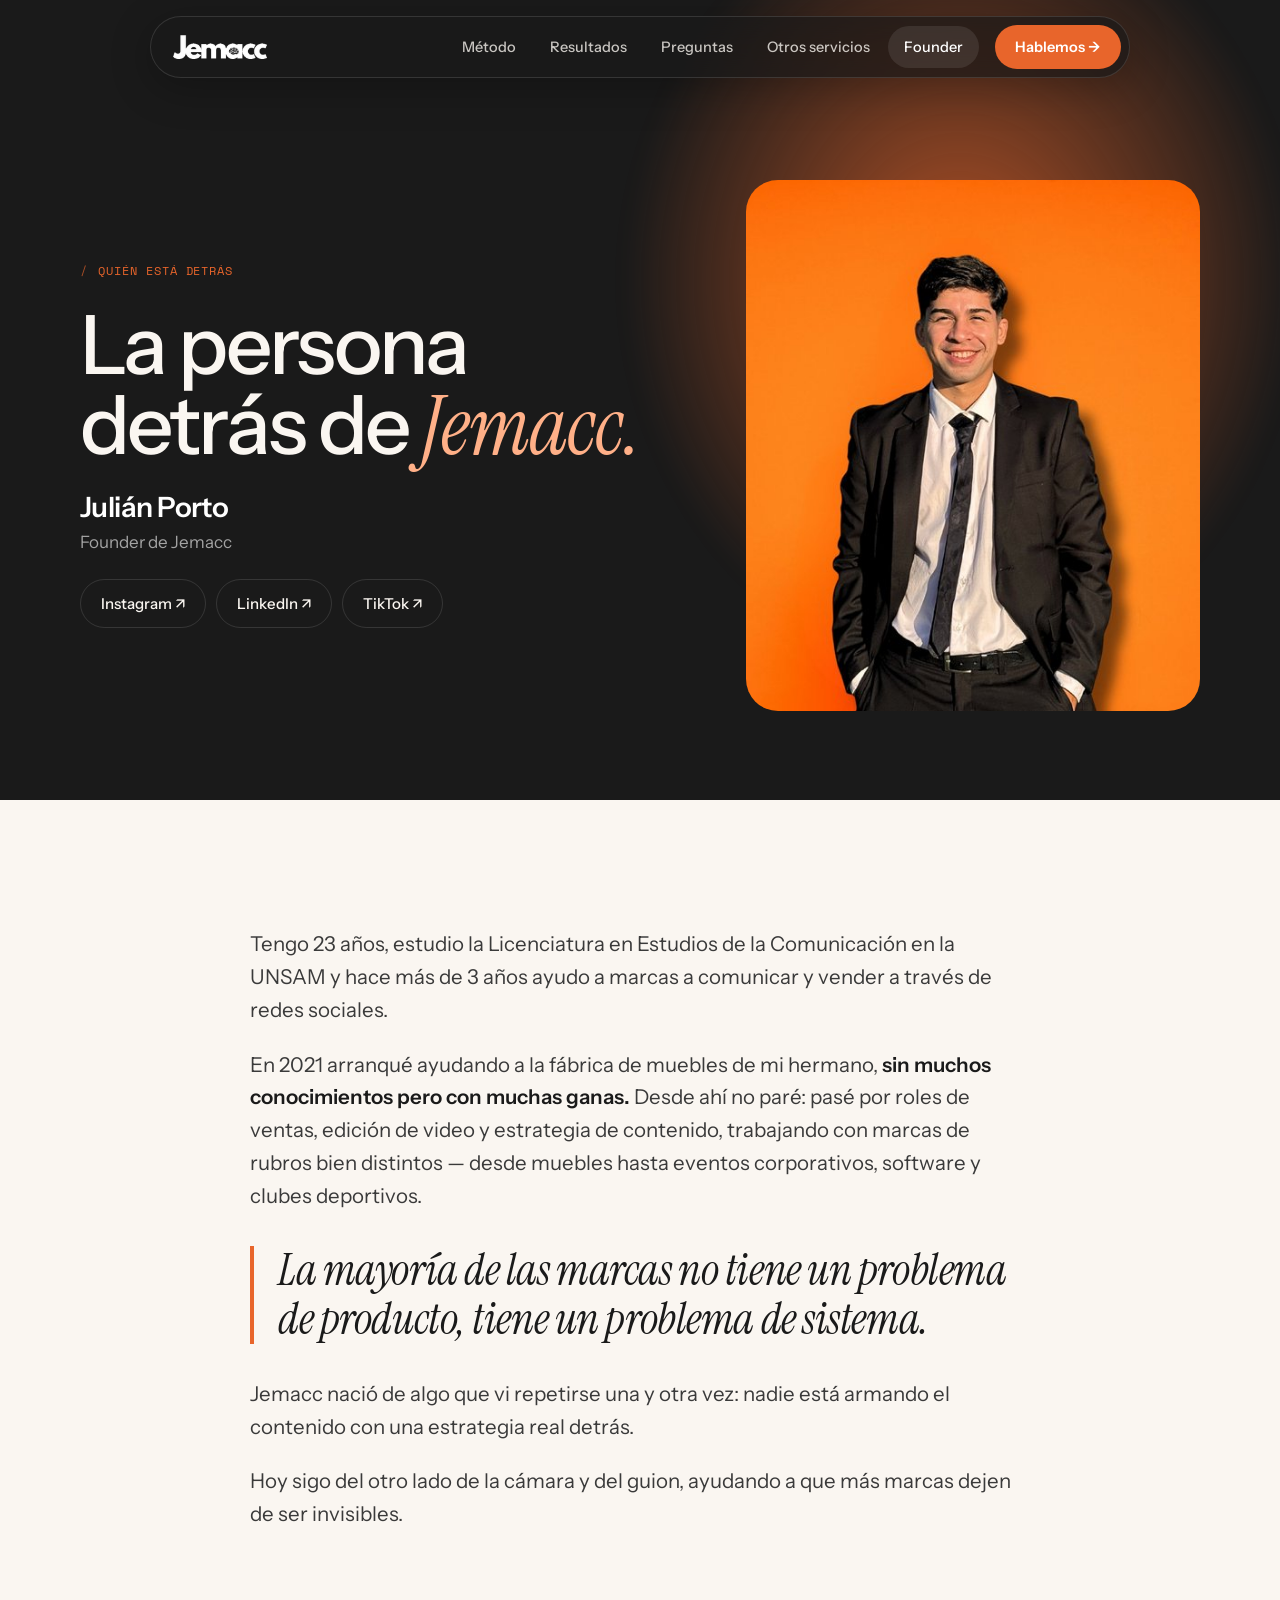
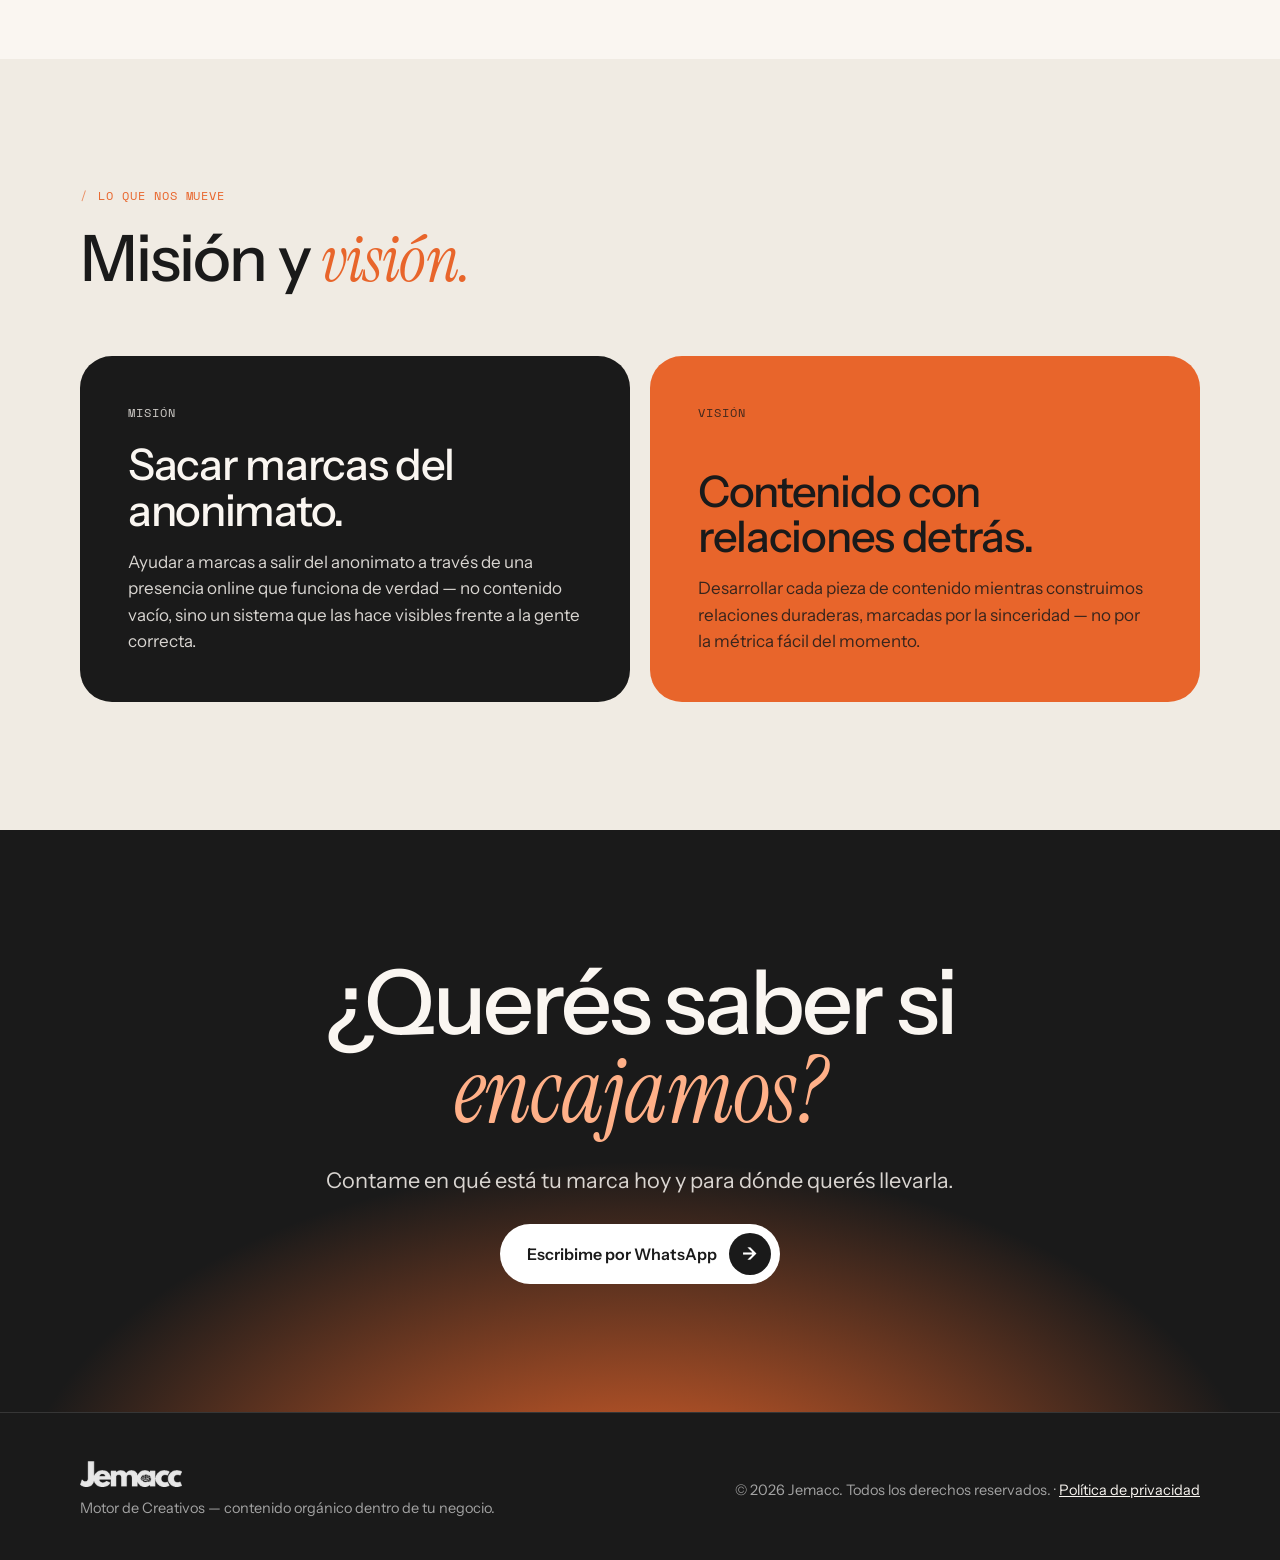
<file: founder.html>
<!DOCTYPE html>
<html lang="es">
<head>
<meta charset="UTF-8">
<meta name="viewport" content="width=device-width, initial-scale=1.0">
<title>Founder — Jemacc</title>
<meta name="description" content="Quién está detrás de Jemacc: misión, visión y redes del founder.">
<meta name="theme-color" content="#1A1A1A">
<meta property="og:title" content="Founder — Jemacc">
<meta property="og:description" content="Quién está detrás de Jemacc: misión, visión y redes del founder.">
<meta property="og:type" content="website">
<link rel="preconnect" href="https://fonts.googleapis.com"><link rel="preconnect" href="https://fonts.gstatic.com" crossorigin><link href="https://fonts.googleapis.com/css2?family=Instrument+Sans:ital,wght@0,400;0,500;0,600;0,700;1,400&family=Instrument+Serif:ital@0;1&family=Space+Mono:wght@400;700&display=swap" rel="stylesheet">
<link rel="stylesheet" href="/css/jemacc.css">
</head>
<body>
<header class="nav" id="nav">
  <div class="nav-pill">
    <a href="/" class="nav-logo" aria-label="Jemacc — inicio"><img src="/img/logo-light.png" alt="Jemacc" width="94" height="24"></a>
    <ul class="nav-links">
      <li><a href="/#sistema">Método</a></li><li><a href="/#resultados">Resultados</a></li><li><a href="/#faq">Preguntas</a></li><li><a href="/otros-servicios">Otros servicios</a></li><li><a href="/founder" aria-current="page">Founder</a></li>
      <li class="nav-cta-li"><a href="https://wa.me/5491123866421?text=Hola%2C%20quiero%20agendar%20una%20llamada%20de%2020%20minutos%20sobre%20Motor%20de%20Creativos" class="nav-cta" target="_blank" rel="noopener">Hablemos →</a></li>
    </ul>
    <a href="https://wa.me/5491123866421?text=Hola%2C%20quiero%20agendar%20una%20llamada%20de%2020%20minutos%20sobre%20Motor%20de%20Creativos" class="nav-cta" target="_blank" rel="noopener">Hablemos →</a>
    <button class="nav-toggle" id="nav-toggle" aria-label="Menú" aria-expanded="false"><span></span></button>
  </div>
</header>

<section class="page-hero">
  <div class="wrap">
    <div class="founder-hero">
      <div style="display:grid;gap:24px;justify-items:start">
        <span class="tag reveal">Quién está detrás</span>
        <h1 class="display reveal d1">La persona detrás de <span class="serif">Jemacc.</span></h1>
        <div class="reveal d2" style="display:grid;gap:6px">
          <p class="h3" style="color:var(--white)">Julián Porto</p>
          <p class="muted" style="color:var(--gray-light)">Founder de Jemacc</p>
        </div>
        <div class="socials reveal d3">
          <a href="https://www.instagram.com/julianporto_/" target="_blank" rel="noopener">Instagram ↗</a>
          <a href="https://www.linkedin.com/in/julian-porto-pettinicchi-1460ab222/" target="_blank" rel="noopener">LinkedIn ↗</a>
          <a href="https://www.tiktok.com/@julianporto_" target="_blank" rel="noopener">TikTok ↗</a>
        </div>
      </div>
      <div class="photo reveal d2"><img src="/img/julian.jpg" alt="Julián Porto, founder de Jemacc" width="500" height="585"></div>
    </div>
  </div>
</section>

<section class="section s-cream">
  <div class="wrap wrap-narrow">
    <div class="prose">
      <p class="reveal">Tengo 23 años, estudio la Licenciatura en Estudios de la Comunicación en la UNSAM y hace más de 3 años ayudo a marcas a comunicar y vender a través de redes sociales.</p>
      <p class="reveal">En 2021 arranqué ayudando a la fábrica de muebles de mi hermano, <strong>sin muchos conocimientos pero con muchas ganas.</strong> Desde ahí no paré: pasé por roles de ventas, edición de video y estrategia de contenido, trabajando con marcas de rubros bien distintos — desde muebles hasta eventos corporativos, software y clubes deportivos.</p>
      <p class="pull reveal">La mayoría de las marcas no tiene un problema de producto, tiene un problema de sistema.</p>
      <p class="reveal">Jemacc nació de algo que vi repetirse una y otra vez: nadie está armando el contenido con una estrategia real detrás.</p>
      <p class="reveal">Hoy sigo del otro lado de la cámara y del guion, ayudando a que más marcas dejen de ser invisibles.</p>
    </div>
  </div>
</section>

<section class="section s-sand">
  <div class="wrap">
    <div class="sec-head">
      <span class="tag reveal">Lo que nos mueve</span>
      <h2 class="h2 reveal d1">Misión y <span class="serif accent">visión.</span></h2>
    </div>
    <div class="grid g2">
      <div class="mv m1 reveal"><span class="k">Misión</span><div style="display:grid;gap:16px"><h3>Sacar marcas del anonimato.</h3><p>Ayudar a marcas a salir del anonimato a través de una presencia online que funciona de verdad — no contenido vacío, sino un sistema que las hace visibles frente a la gente correcta.</p></div></div>
      <div class="mv m2 reveal d1"><span class="k">Visión</span><div style="display:grid;gap:16px"><h3>Contenido con relaciones detrás.</h3><p>Desarrollar cada pieza de contenido mientras construimos relaciones duraderas, marcadas por la sinceridad — no por la métrica fácil del momento.</p></div></div>
    </div>
  </div>
</section>

<section class="section cta-final">
  <div class="wrap">
    <h2 class="display reveal">¿Querés saber si <span class="serif">encajamos?</span></h2>
    <p class="lead reveal d1">Contame en qué está tu marca hoy y para dónde querés llevarla.</p>
    <div class="reveal d2"><a href="https://wa.me/5491123866421?text=Hola%2C%20quiero%20agendar%20una%20llamada%20de%2020%20minutos%20sobre%20Motor%20de%20Creativos" class="btn btn-light" target="_blank" rel="noopener">Escribime por WhatsApp<span class="ico">→</span></a></div>
  </div>
</section>
<footer class="footer">
  <div class="wrap">
    <div>
      <img src="/img/logo-light.png" alt="Jemacc" width="102" height="26">
      <p>Motor de Creativos — contenido orgánico dentro de tu negocio.</p>
    </div>
    <p>© 2026 Jemacc. Todos los derechos reservados. · <a href="#">Política de privacidad</a></p>
  </div>
</footer>
<script async src="//www.instagram.com/embed.js"></script>
<script src="/js/jemacc.js"></script>
</body>
</html>
</file>
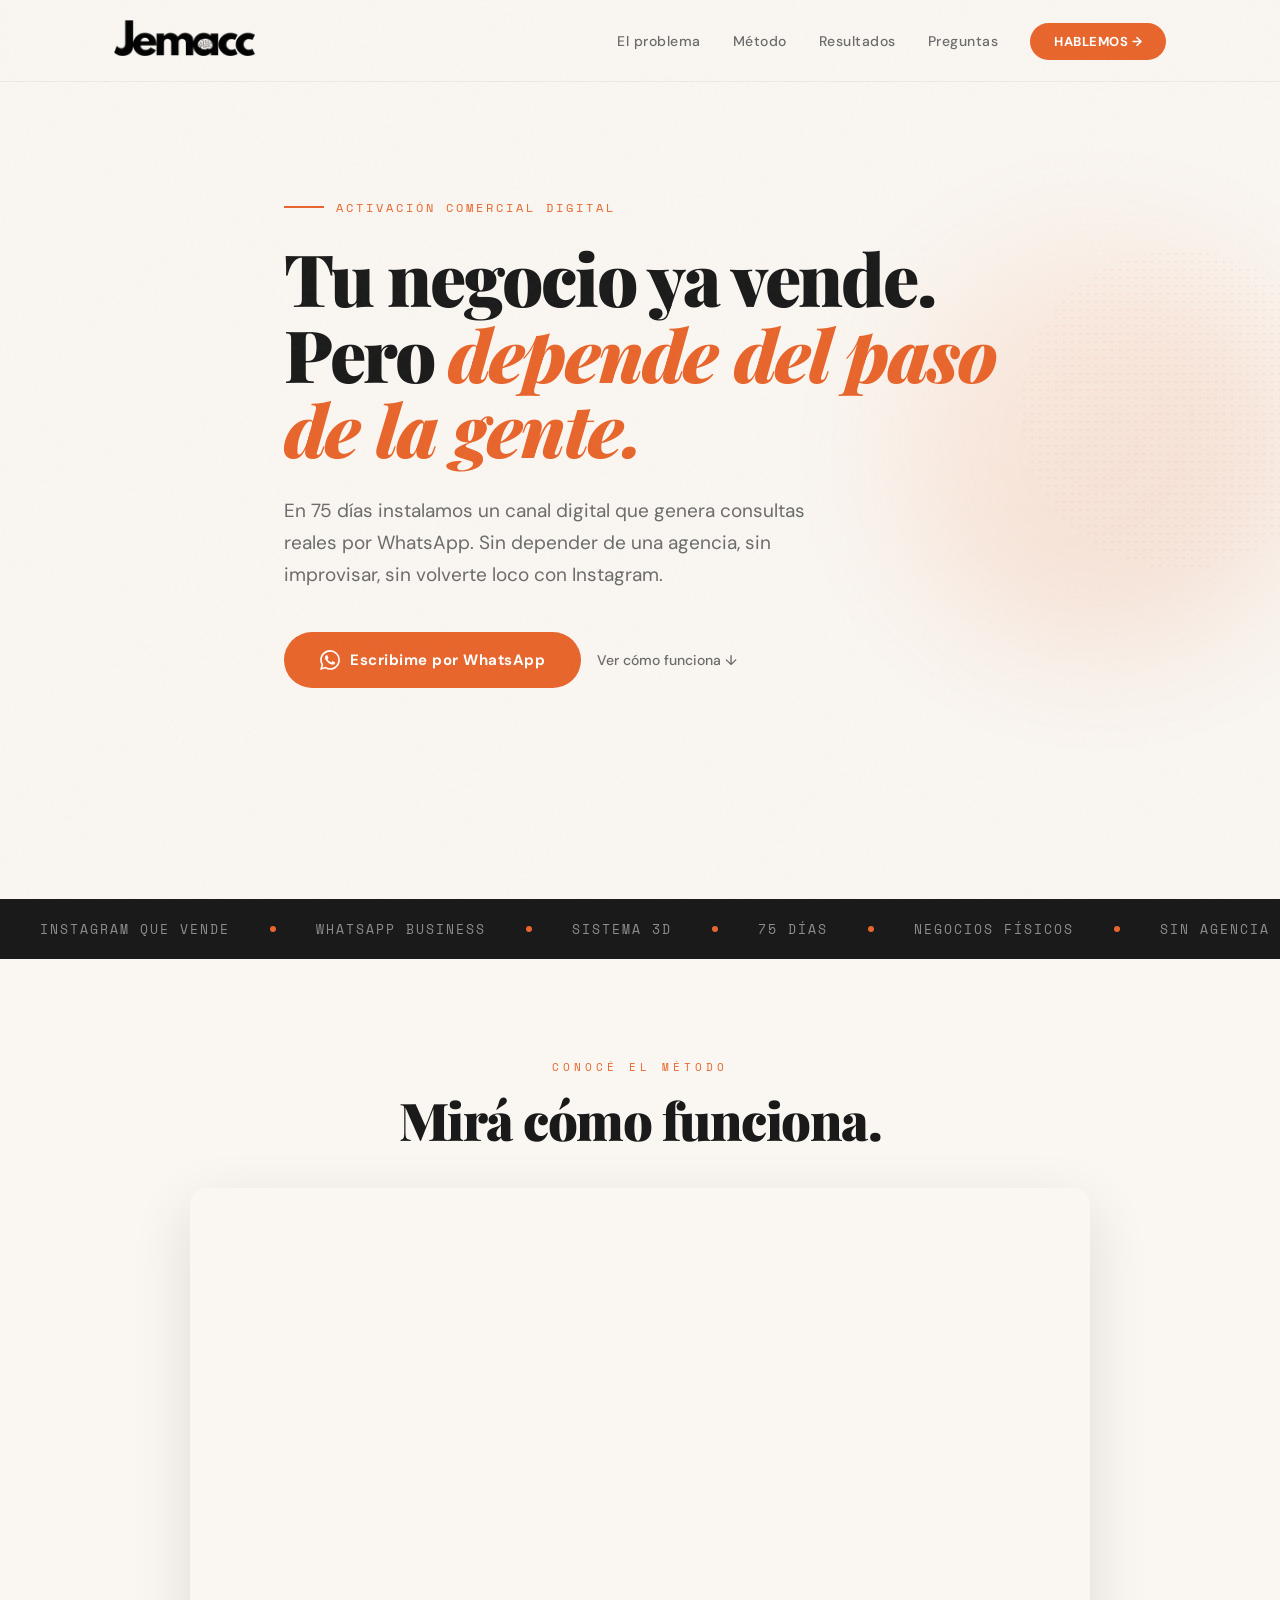
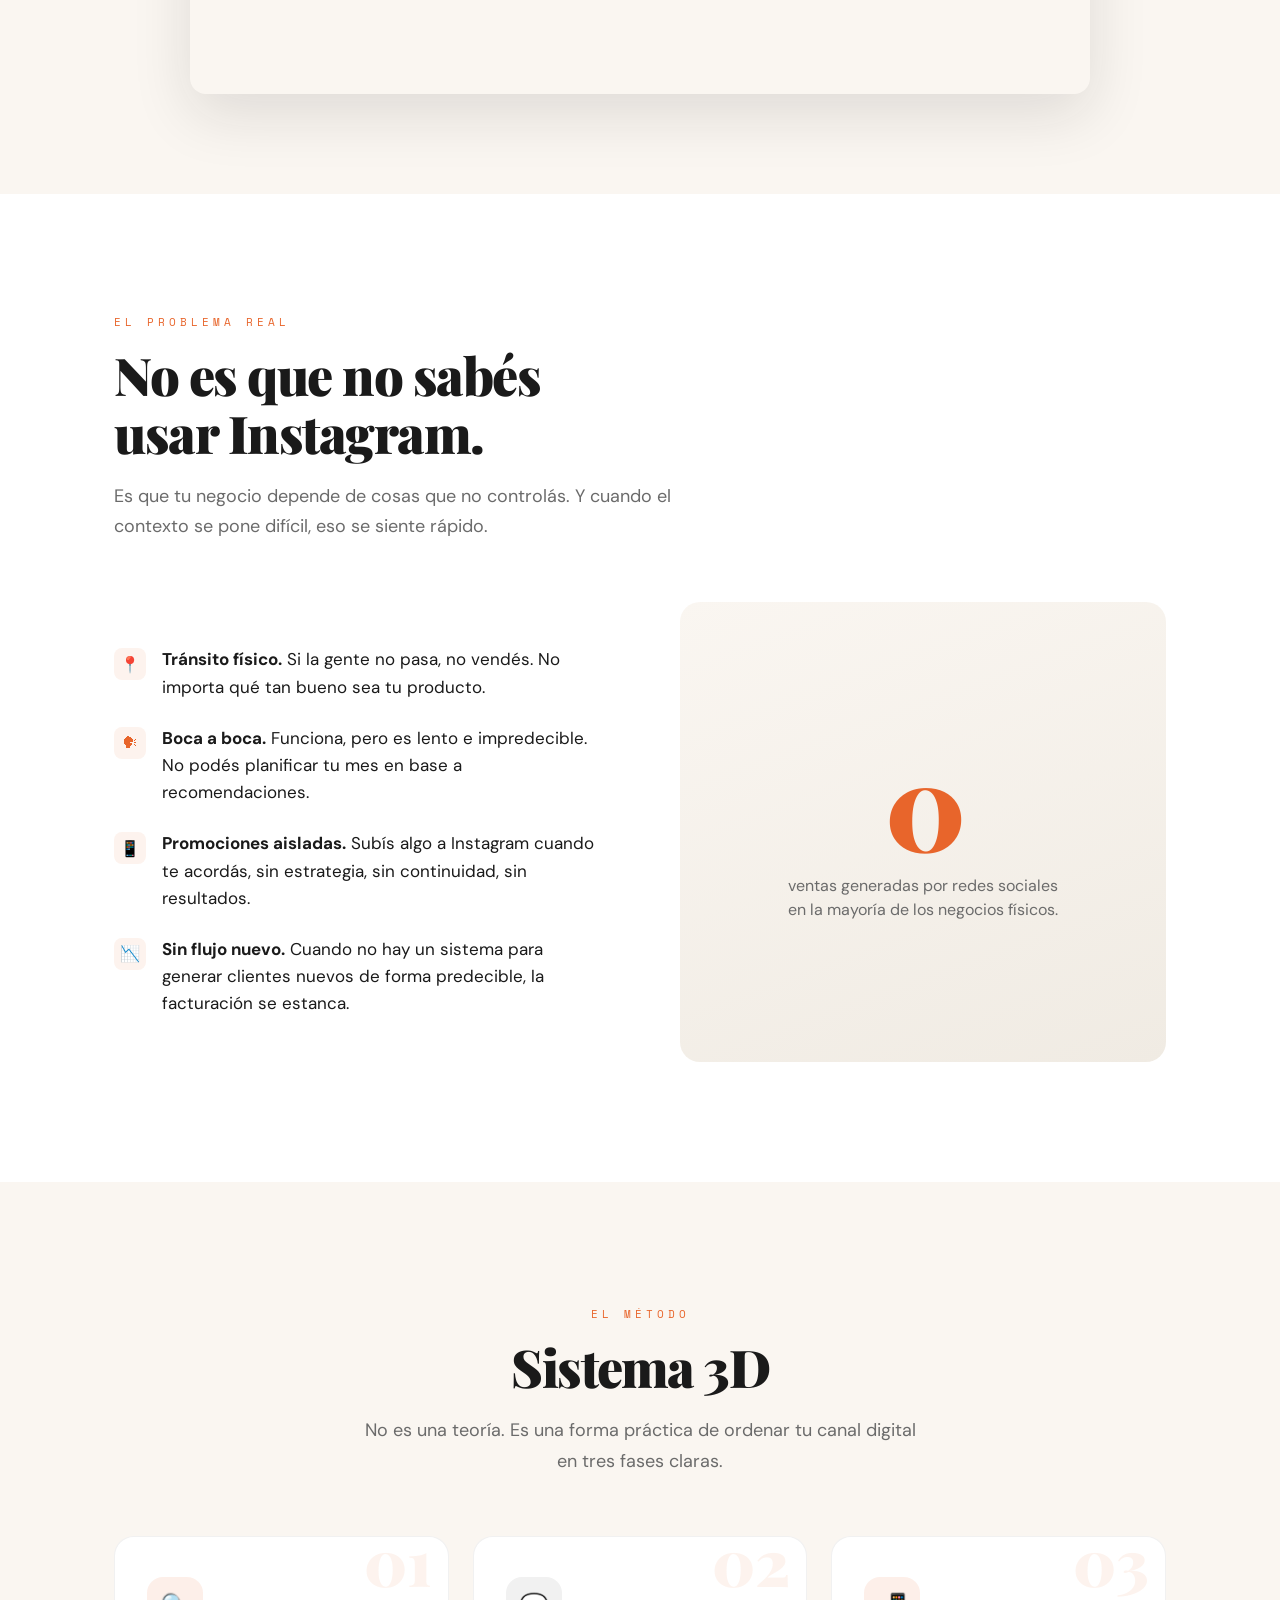
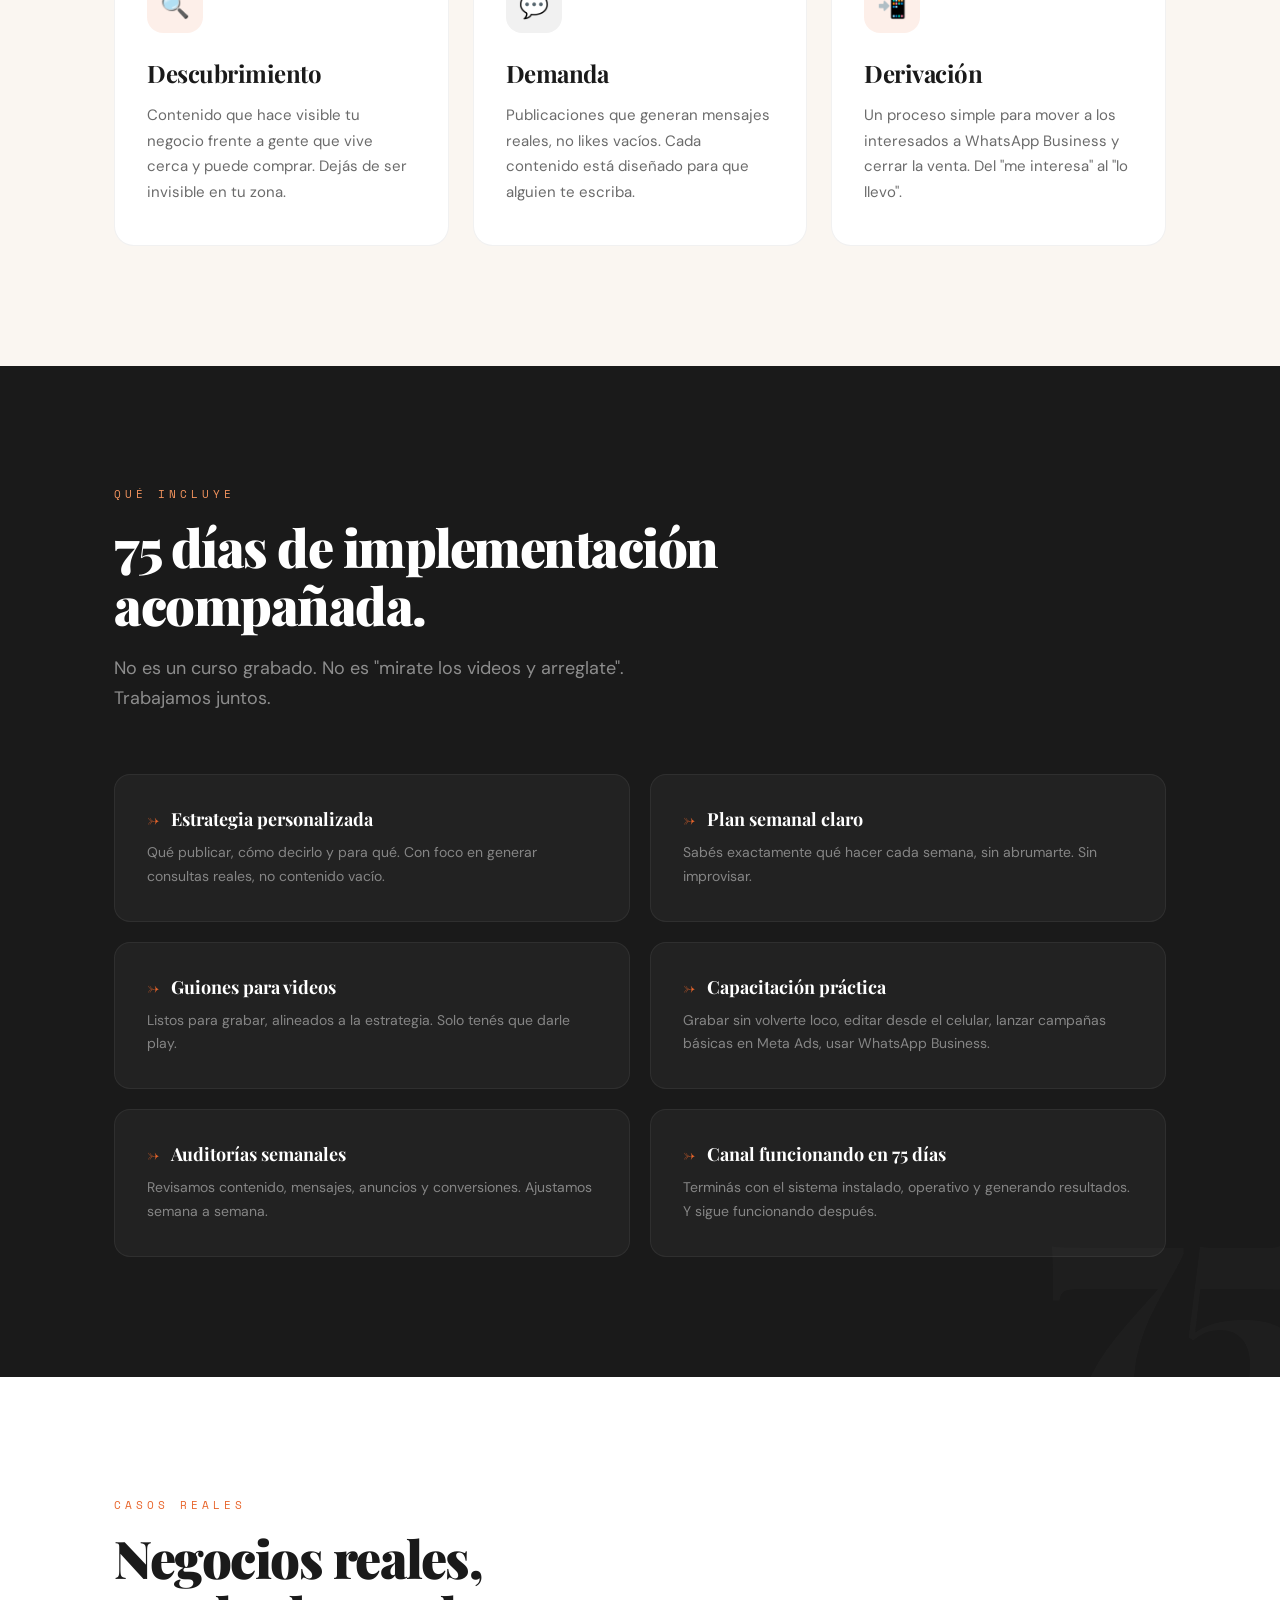
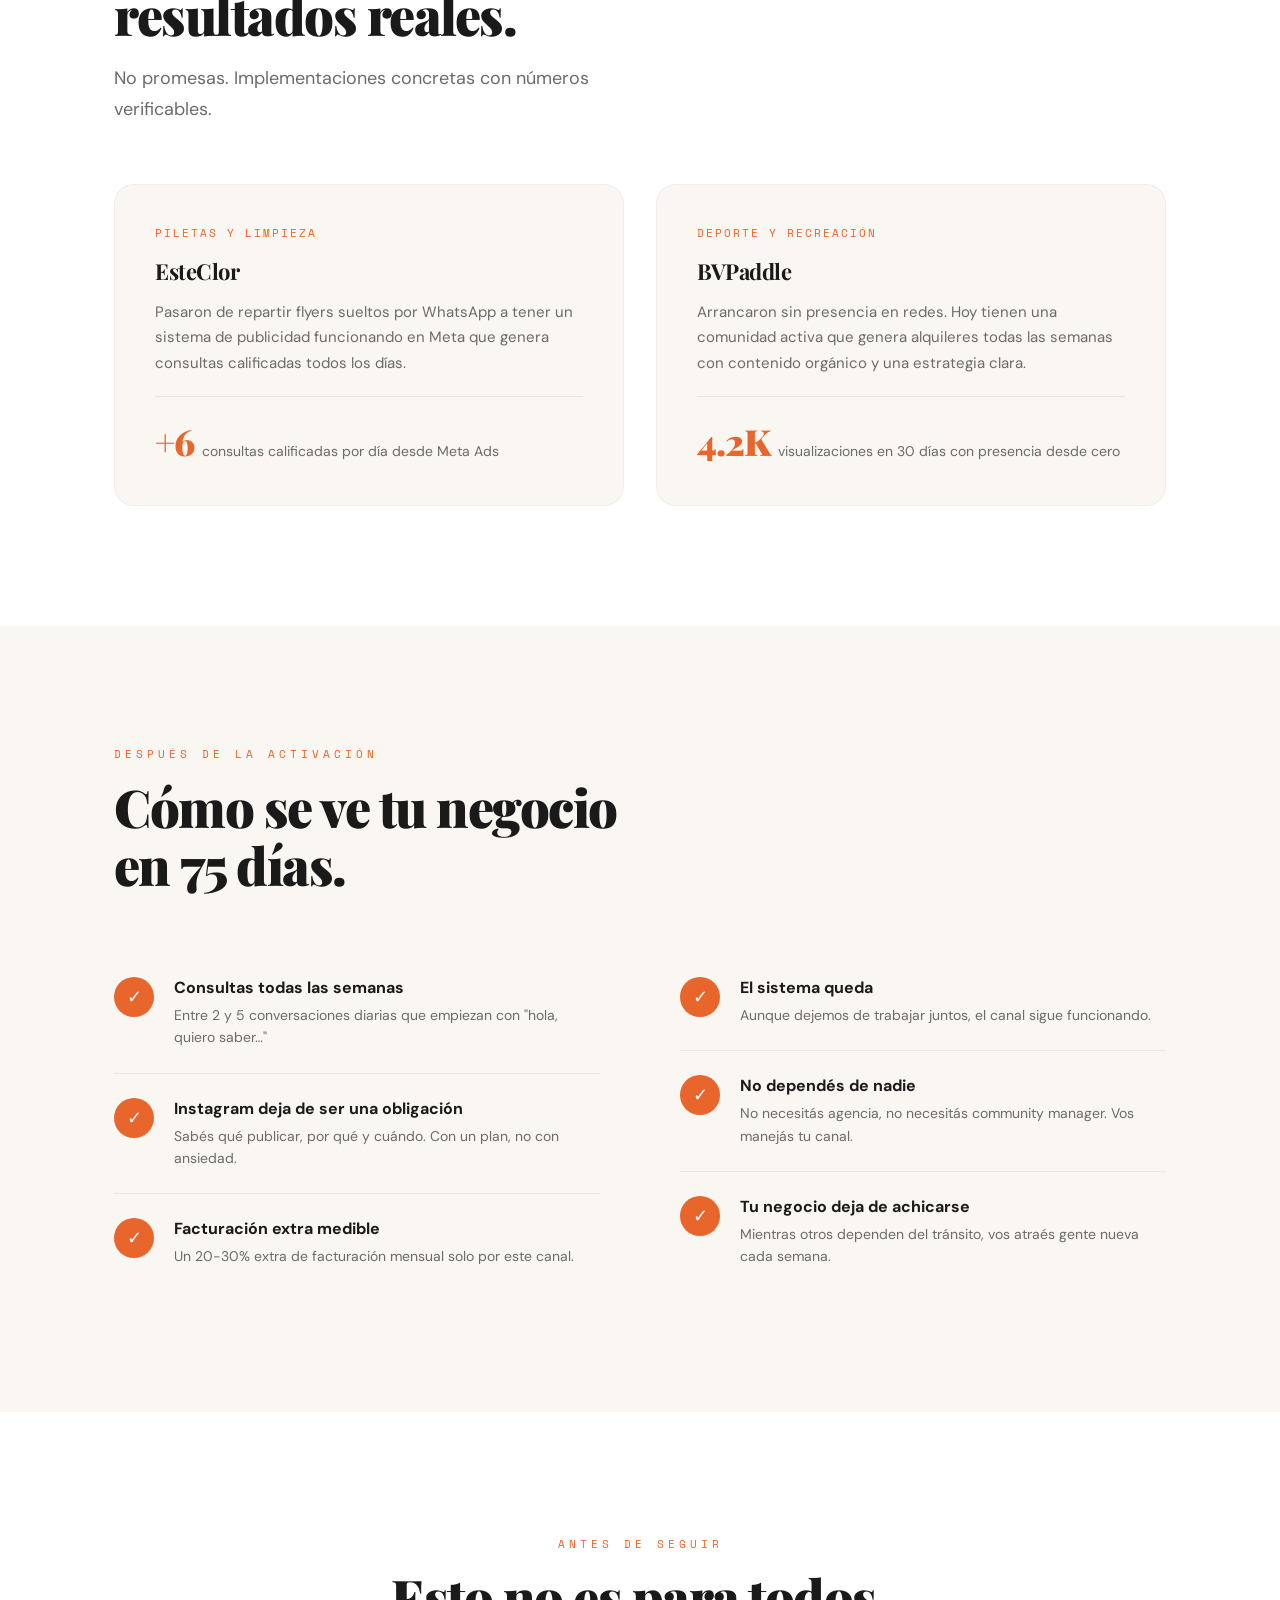
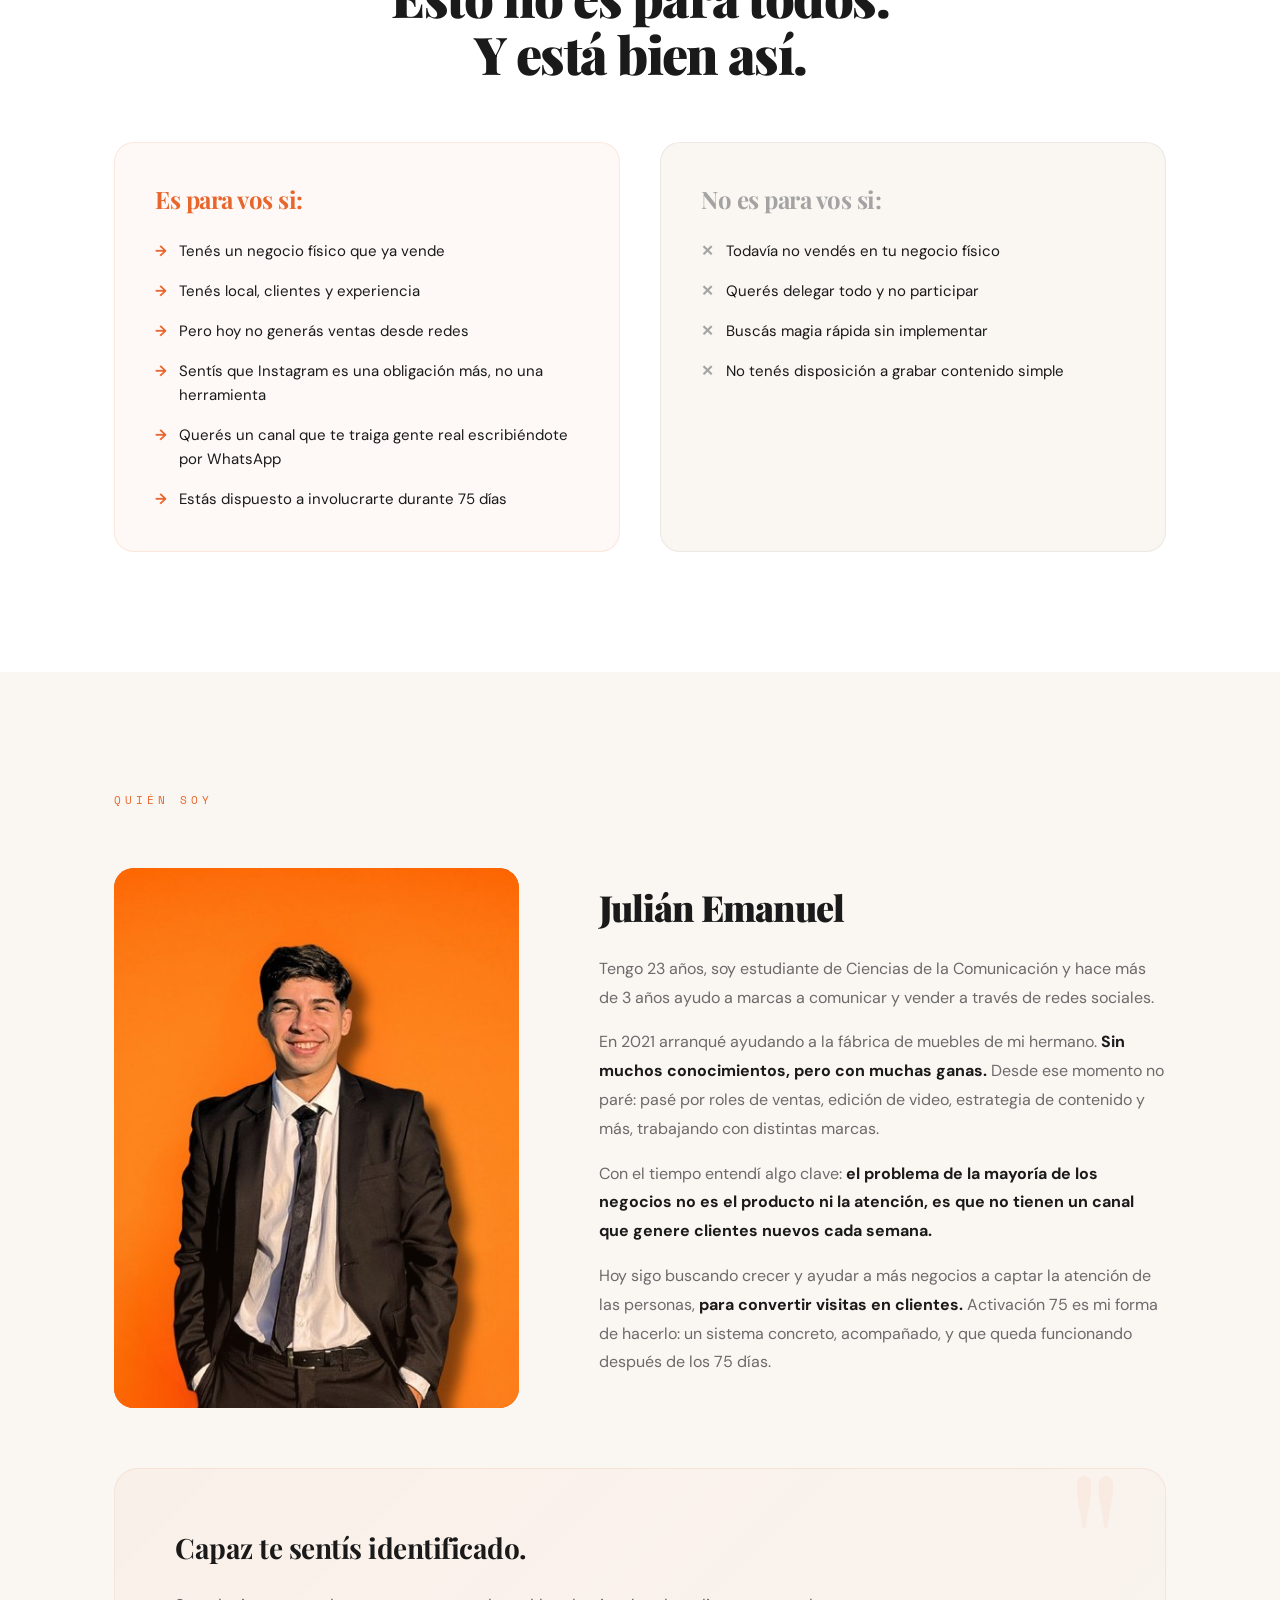
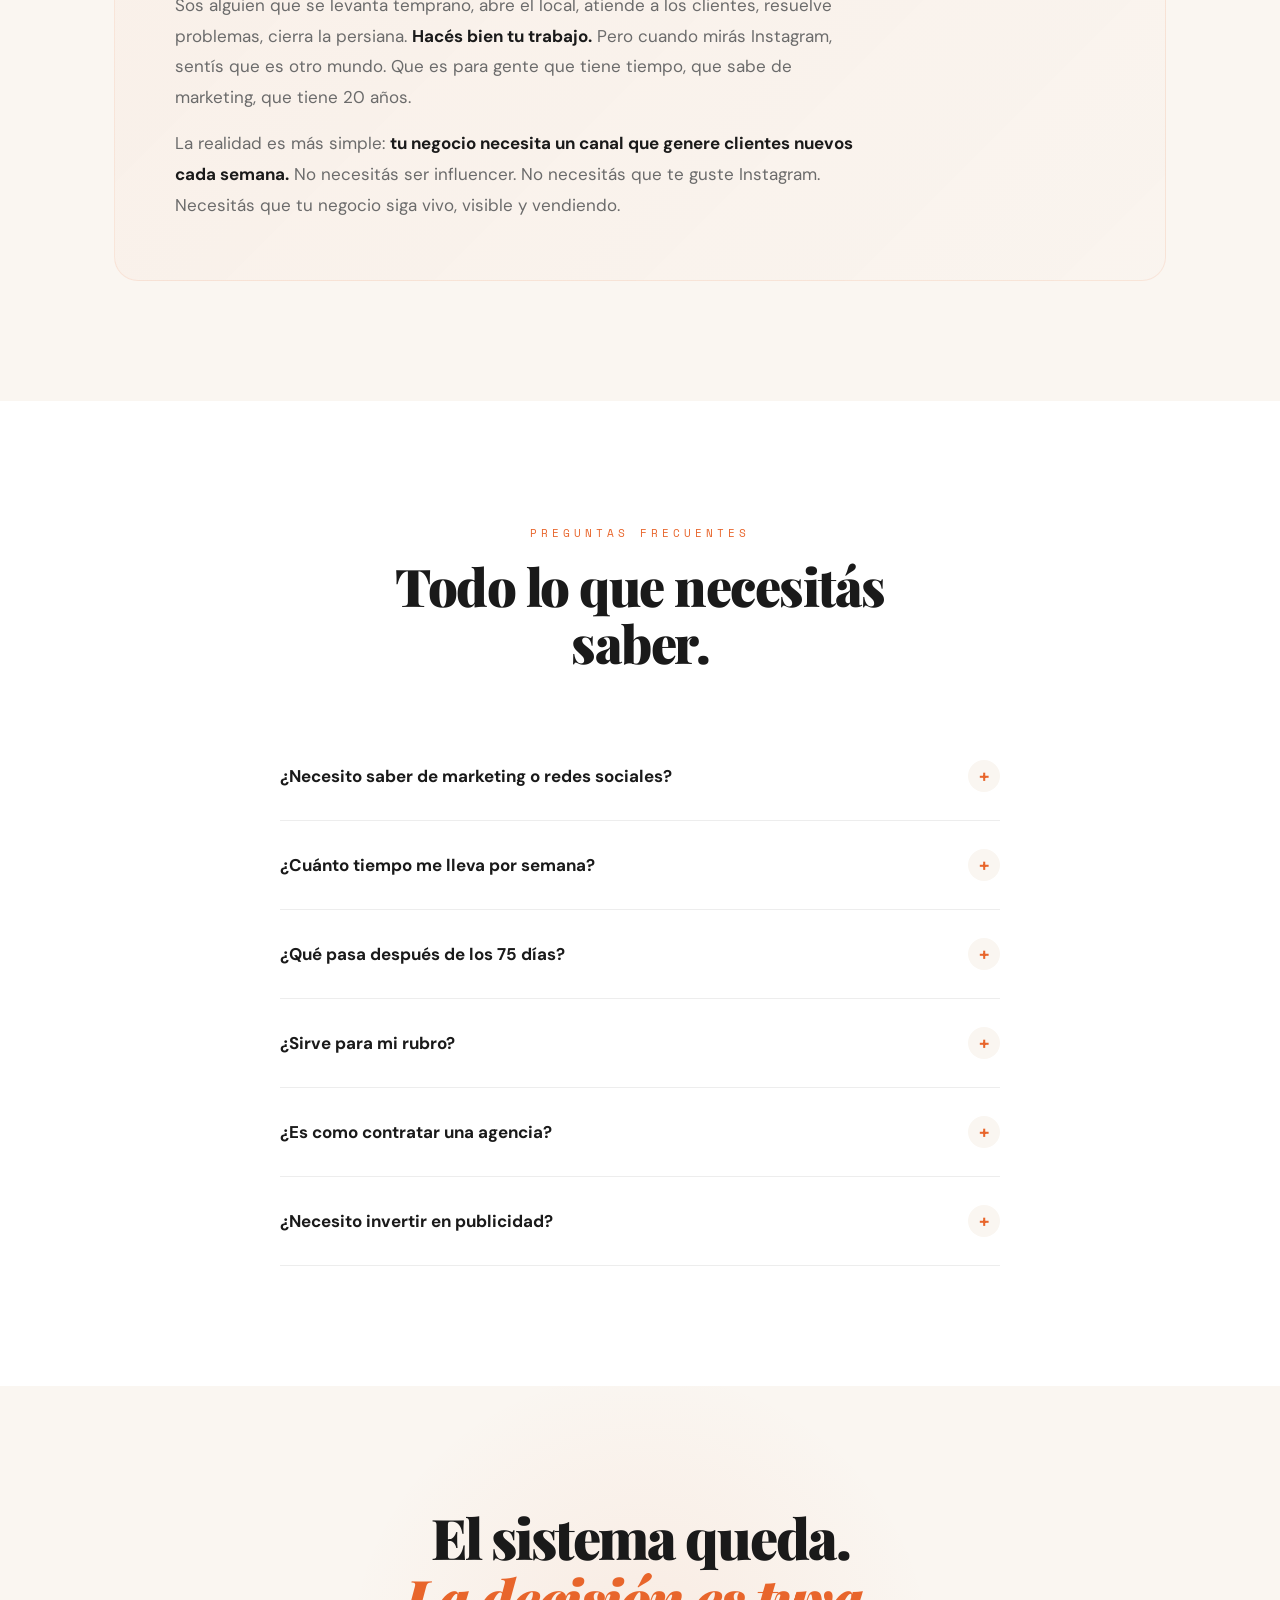
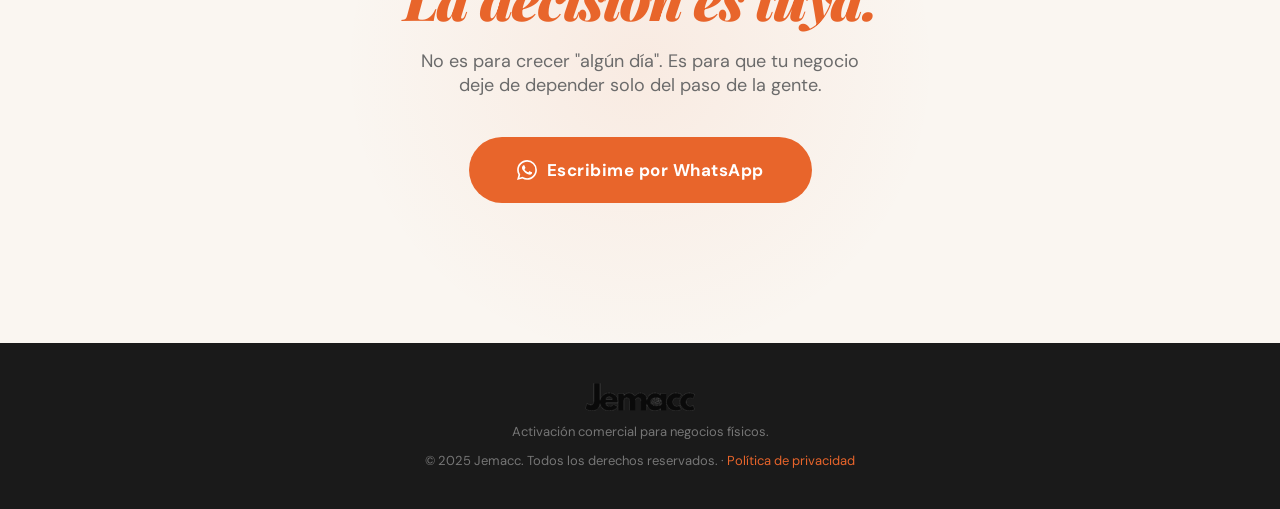
<file: index.html.html>
<!DOCTYPE html>
<html lang="es">
<head>
<meta charset="UTF-8">
<meta name="viewport" content="width=device-width, initial-scale=1.0">
<title>Jemacc — Activación comercial para negocios físicos</title>
<link href="https://fonts.googleapis.com/css2?family=Playfair+Display:ital,wght@0,400;0,700;0,900;1,400;1,700&family=DM+Sans:ital,wght@0,400;0,500;0,700;1,400&family=Space+Mono:wght@400;700&display=swap" rel="stylesheet">
<style>
:root {
  --orange: #E8652B;
  --orange-light: #F4945E;
  --orange-glow: #FFB088;
  --cream: #FAF6F1;
  --cream-dark: #F0EBE3;
  --black: #1A1A1A;
  --gray: #6B6B6B;
  --gray-light: #A3A3A3;
  --white: #FFFFFF;
}

* { margin: 0; padding: 0; box-sizing: border-box; }

html { scroll-behavior: smooth; }

body {
  font-family: 'DM Sans', sans-serif;
  background: var(--cream);
  color: var(--black);
  overflow-x: hidden;
  -webkit-font-smoothing: antialiased;
}

/* NOISE TEXTURE OVERLAY */
body::before {
  content: '';
  position: fixed;
  top: 0; left: 0; right: 0; bottom: 0;
  background-image: url("data:image/svg+xml,%3Csvg viewBox='0 0 256 256' xmlns='http://www.w3.org/2000/svg'%3E%3Cfilter id='noise'%3E%3CfeTurbulence type='fractalNoise' baseFrequency='0.9' numOctaves='4' stitchTiles='stitch'/%3E%3C/filter%3E%3Crect width='100%25' height='100%25' filter='url(%23noise)' opacity='0.03'/%3E%3C/svg%3E");
  pointer-events: none;
  z-index: 9999;
}

/* TYPOGRAPHY */
h1, h2, h3, h4 { font-family: 'Playfair Display', serif; }
.mono { font-family: 'Space Mono', monospace; }

/* CONTAINER */
.container {
  max-width: 1100px;
  margin: 0 auto;
  padding: 0 24px;
}

/* NAVIGATION */
nav {
  position: fixed;
  top: 0; left: 0; right: 0;
  z-index: 1000;
  padding: 20px 0;
  background: rgba(250, 246, 241, 0.85);
  backdrop-filter: blur(20px);
  -webkit-backdrop-filter: blur(20px);
  border-bottom: 1px solid rgba(26,26,26,0.06);
  transition: all 0.3s ease;
}

nav .container {
  display: flex;
  justify-content: space-between;
  align-items: center;
}

.logo {
  font-family: 'Space Mono', monospace;
  font-size: 20px;
  font-weight: 700;
  letter-spacing: 3px;
  text-transform: uppercase;
  color: var(--black);
}

.logo span { color: var(--orange); }

.nav-links {
  display: flex;
  gap: 32px;
  align-items: center;
  list-style: none;
}

.nav-links a {
  font-size: 14px;
  font-weight: 500;
  color: var(--gray);
  text-decoration: none;
  letter-spacing: 0.5px;
  transition: color 0.3s;
}

.nav-links a:hover { color: var(--black); }

.nav-cta {
  background: var(--orange) !important;
  color: var(--white) !important;
  padding: 10px 24px;
  border-radius: 100px;
  font-weight: 700 !important;
  font-size: 13px !important;
  letter-spacing: 0.5px;
  transition: all 0.3s ease !important;
  text-transform: uppercase;
}

.nav-cta:hover {
  background: var(--black) !important;
  transform: translateY(-1px);
}

/* MOBILE NAV */
.nav-toggle {
  display: none;
  background: none;
  border: none;
  cursor: pointer;
  padding: 8px;
}

.nav-toggle span {
  display: block;
  width: 24px;
  height: 2px;
  background: var(--black);
  margin: 5px 0;
  transition: all 0.3s;
}

/* HERO */
.hero {
  min-height: 100vh;
  display: flex;
  align-items: center;
  padding-top: 100px;
  position: relative;
  overflow: hidden;
}

.hero-content {
  position: relative;
  z-index: 2;
  max-width: 720px;
}

.hero-tag {
  font-family: 'Space Mono', monospace;
  font-size: 12px;
  letter-spacing: 3px;
  text-transform: uppercase;
  color: var(--orange);
  margin-bottom: 24px;
  display: inline-flex;
  align-items: center;
  gap: 12px;
}

.hero-tag::before {
  content: '';
  width: 40px;
  height: 2px;
  background: var(--orange);
}

.hero h1 {
  font-size: clamp(42px, 6vw, 72px);
  font-weight: 900;
  line-height: 1.05;
  letter-spacing: -2px;
  margin-bottom: 28px;
  color: var(--black);
}

.hero h1 em {
  font-style: italic;
  color: var(--orange);
  position: relative;
}

.hero-sub {
  font-size: 19px;
  line-height: 1.7;
  color: var(--gray);
  max-width: 540px;
  margin-bottom: 40px;
}

.hero-cta-group {
  display: flex;
  gap: 16px;
  align-items: center;
  flex-wrap: wrap;
}

.btn-primary {
  display: inline-flex;
  align-items: center;
  gap: 10px;
  background: var(--orange);
  color: var(--white);
  padding: 18px 36px;
  border-radius: 100px;
  font-size: 15px;
  font-weight: 700;
  text-decoration: none;
  letter-spacing: 0.5px;
  transition: all 0.35s cubic-bezier(0.25, 0.46, 0.45, 0.94);
  border: none;
  cursor: pointer;
}

.btn-primary:hover {
  background: var(--black);
  transform: translateY(-2px);
  box-shadow: 0 12px 40px rgba(232, 101, 43, 0.25);
}

.btn-secondary {
  display: inline-flex;
  align-items: center;
  gap: 8px;
  color: var(--gray);
  font-size: 14px;
  font-weight: 500;
  text-decoration: none;
  transition: color 0.3s;
}

.btn-secondary:hover { color: var(--black); }

/* HERO DECORATIVE */
.hero-deco {
  position: absolute;
  right: -60px;
  top: 50%;
  transform: translateY(-50%);
  width: 480px;
  height: 580px;
  z-index: 1;
}

.hero-deco-circle {
  width: 400px;
  height: 400px;
  border-radius: 50%;
  background: linear-gradient(135deg, var(--orange-glow) 0%, var(--orange) 50%, #C84B1A 100%);
  position: absolute;
  top: 50%;
  left: 50%;
  transform: translate(-50%, -50%);
  opacity: 0.12;
  filter: blur(60px);
}

.hero-halftone {
  position: absolute;
  right: 0;
  top: 90px;
  width: 320px;
  height: 320px;
  background: radial-gradient(circle, var(--orange) 1px, transparent 1px);
  background-size: 8px 8px;
  opacity: 0.08;
  border-radius: 50%;
}

/* MARQUEE STRIP */
.marquee-strip {
  padding: 20px 0;
  background: var(--black);
  overflow: hidden;
  margin-top: -1px;
}

.marquee-track {
  display: flex;
  animation: marquee 30s linear infinite;
  width: max-content;
}

.marquee-item {
  font-family: 'Space Mono', monospace;
  font-size: 13px;
  letter-spacing: 2px;
  text-transform: uppercase;
  color: rgba(255,255,255,0.5);
  white-space: nowrap;
  padding: 0 40px;
  display: flex;
  align-items: center;
  gap: 40px;
}

.marquee-item .dot {
  width: 6px;
  height: 6px;
  background: var(--orange);
  border-radius: 50%;
  flex-shrink: 0;
}

@keyframes marquee {
  0% { transform: translateX(0); }
  100% { transform: translateX(-50%); }
}

/* SECTION STYLES */
section {
  padding: 120px 0;
}

.section-tag {
  font-family: 'Space Mono', monospace;
  font-size: 11px;
  letter-spacing: 4px;
  text-transform: uppercase;
  color: var(--orange);
  margin-bottom: 16px;
}

.section-title {
  font-size: clamp(32px, 4.5vw, 52px);
  font-weight: 900;
  line-height: 1.1;
  letter-spacing: -1.5px;
  margin-bottom: 20px;
}

.section-subtitle {
  font-size: 18px;
  color: var(--gray);
  line-height: 1.7;
  max-width: 560px;
}

/* VIDEO SECTION */
.video-section {
  padding: 100px 0;
  background: var(--cream);
}
.video-wrapper {
  position: relative;
  width: 100%;
  max-width: 900px;
  margin: 0 auto;
  border-radius: 16px;
  overflow: hidden;
  box-shadow: 0 20px 60px rgba(26,26,26,0.12);
  aspect-ratio: 16/9;
}
.video-wrapper iframe {
  position: absolute;
  top: 0;
  left: 0;
  width: 100%;
  height: 100%;
  border: none;
}
.video-section .section-tag {
  text-align: center;
}
.video-section .section-title {
  text-align: center;
  margin-bottom: 40px;
}

/* PROBLEMA SECTION */
.problema {
  background: var(--white);
  position: relative;
}

.problema-grid {
  display: grid;
  grid-template-columns: 1fr 1fr;
  gap: 80px;
  align-items: center;
  margin-top: 60px;
}

.problema-list {
  list-style: none;
  display: flex;
  flex-direction: column;
  gap: 24px;
}

.problema-list li {
  display: flex;
  align-items: flex-start;
  gap: 16px;
  font-size: 17px;
  line-height: 1.6;
  color: var(--black);
}

.problema-list .icon {
  width: 32px;
  height: 32px;
  background: rgba(232, 101, 43, 0.08);
  border-radius: 8px;
  display: flex;
  align-items: center;
  justify-content: center;
  flex-shrink: 0;
  margin-top: 2px;
  color: var(--orange);
  font-size: 16px;
}

.problema-visual {
  position: relative;
  height: 460px;
  border-radius: 20px;
  overflow: hidden;
  background: linear-gradient(160deg, var(--cream) 0%, var(--cream-dark) 100%);
  display: flex;
  align-items: center;
  justify-content: center;
}

.problema-visual-inner {
  text-align: center;
  padding: 40px;
}

.big-stat {
  font-family: 'Playfair Display', serif;
  font-size: 120px;
  font-weight: 900;
  color: var(--orange);
  line-height: 1;
  letter-spacing: -5px;
}

.big-stat-label {
  font-size: 16px;
  color: var(--gray);
  margin-top: 12px;
  line-height: 1.5;
}

/* SOLUTION - SISTEMA 3D */
.sistema {
  position: relative;
}

.sistema-cards {
  display: grid;
  grid-template-columns: repeat(3, 1fr);
  gap: 24px;
  margin-top: 60px;
}

.sistema-card {
  background: var(--white);
  border-radius: 20px;
  padding: 40px 32px;
  position: relative;
  overflow: hidden;
  transition: all 0.4s cubic-bezier(0.25, 0.46, 0.45, 0.94);
  border: 1px solid rgba(26,26,26,0.06);
}

.sistema-card:hover {
  transform: translateY(-4px);
  box-shadow: 0 20px 60px rgba(232, 101, 43, 0.08);
  border-color: rgba(232, 101, 43, 0.15);
}

.sistema-card-number {
  font-family: 'Playfair Display', serif;
  font-size: 64px;
  font-weight: 900;
  color: rgba(232, 101, 43, 0.08);
  position: absolute;
  top: -8px;
  right: 16px;
  line-height: 1;
}

.sistema-card-icon {
  width: 56px;
  height: 56px;
  border-radius: 16px;
  display: flex;
  align-items: center;
  justify-content: center;
  margin-bottom: 24px;
  font-size: 24px;
}

.sistema-card:nth-child(1) .sistema-card-icon { background: rgba(232, 101, 43, 0.1); }
.sistema-card:nth-child(2) .sistema-card-icon { background: rgba(26, 26, 26, 0.06); }
.sistema-card:nth-child(3) .sistema-card-icon { background: rgba(232, 101, 43, 0.1); }

.sistema-card h3 {
  font-size: 24px;
  font-weight: 700;
  margin-bottom: 14px;
  letter-spacing: -0.5px;
}

.sistema-card p {
  font-size: 15px;
  line-height: 1.7;
  color: var(--gray);
}

/* QUE INCLUYE */
.incluye {
  background: var(--black);
  color: var(--white);
  position: relative;
  overflow: hidden;
}

.incluye .section-tag { color: var(--orange-light); }
.incluye .section-subtitle { color: rgba(255,255,255,0.5); }

.incluye-grid {
  display: grid;
  grid-template-columns: 1fr 1fr;
  gap: 20px;
  margin-top: 60px;
}

.incluye-item {
  padding: 32px;
  border-radius: 16px;
  background: rgba(255,255,255,0.04);
  border: 1px solid rgba(255,255,255,0.06);
  transition: all 0.3s ease;
}

.incluye-item:hover {
  background: rgba(255,255,255,0.07);
  border-color: rgba(232, 101, 43, 0.3);
}

.incluye-item h4 {
  font-size: 18px;
  font-weight: 700;
  margin-bottom: 10px;
  display: flex;
  align-items: center;
  gap: 12px;
}

.incluye-item h4 span {
  color: var(--orange);
}

.incluye-item p {
  font-size: 14px;
  line-height: 1.7;
  color: rgba(255,255,255,0.45);
}

.incluye-bg-text {
  position: absolute;
  bottom: -40px;
  right: -20px;
  font-family: 'Playfair Display', serif;
  font-size: 280px;
  font-weight: 900;
  color: rgba(255,255,255,0.02);
  line-height: 1;
  pointer-events: none;
  letter-spacing: -10px;
}

/* RESULTADOS */
.resultados {
  background: var(--white);
}

.resultados-grid {
  display: grid;
  grid-template-columns: 1fr 1fr;
  gap: 32px;
  margin-top: 60px;
}

.resultado-card {
  padding: 40px;
  border-radius: 20px;
  background: var(--cream);
  border: 1px solid rgba(26,26,26,0.04);
  position: relative;
  overflow: hidden;
  transition: all 0.3s ease;
}

.resultado-card:hover {
  transform: translateY(-2px);
  box-shadow: 0 12px 40px rgba(0,0,0,0.06);
}

.resultado-card-tag {
  font-family: 'Space Mono', monospace;
  font-size: 11px;
  letter-spacing: 2px;
  text-transform: uppercase;
  color: var(--orange);
  margin-bottom: 16px;
}

.resultado-card h3 {
  font-size: 22px;
  font-weight: 700;
  margin-bottom: 14px;
  letter-spacing: -0.5px;
  line-height: 1.3;
}

.resultado-card p {
  font-size: 15px;
  line-height: 1.7;
  color: var(--gray);
}

.resultado-card .resultado-metric {
  margin-top: 20px;
  padding-top: 20px;
  border-top: 1px solid rgba(26,26,26,0.08);
  display: flex;
  align-items: baseline;
  gap: 8px;
}

.resultado-metric strong {
  font-family: 'Playfair Display', serif;
  font-size: 36px;
  font-weight: 900;
  color: var(--orange);
  letter-spacing: -1px;
}

.resultado-metric span {
  font-size: 14px;
  color: var(--gray);
}

/* DESPUES SECTION */
.despues {
  position: relative;
}

.despues-flex {
  display: flex;
  gap: 80px;
  margin-top: 60px;
  align-items: flex-start;
}

.despues-col {
  flex: 1;
}

.despues-item {
  display: flex;
  gap: 20px;
  padding: 24px 0;
  border-bottom: 1px solid rgba(26,26,26,0.06);
}

.despues-item:last-child { border-bottom: none; }

.despues-icon {
  width: 40px;
  height: 40px;
  background: var(--orange);
  border-radius: 50%;
  display: flex;
  align-items: center;
  justify-content: center;
  flex-shrink: 0;
  color: white;
  font-size: 18px;
}

.despues-item h4 {
  font-family: 'DM Sans', sans-serif;
  font-size: 16px;
  font-weight: 700;
  margin-bottom: 6px;
}

.despues-item p {
  font-size: 14px;
  color: var(--gray);
  line-height: 1.6;
}

/* PARA QUIEN */
.para-quien {
  background: var(--white);
}

.para-quien-grid {
  display: grid;
  grid-template-columns: 1fr 1fr;
  gap: 40px;
  margin-top: 60px;
}

.para-quien-box {
  padding: 40px;
  border-radius: 20px;
}

.para-quien-box.si {
  background: rgba(232, 101, 43, 0.04);
  border: 1px solid rgba(232, 101, 43, 0.12);
}

.para-quien-box.no {
  background: var(--cream);
  border: 1px solid rgba(26,26,26,0.06);
}

.para-quien-box h3 {
  font-size: 24px;
  font-weight: 700;
  margin-bottom: 24px;
  letter-spacing: -0.5px;
}

.para-quien-box.si h3 { color: var(--orange); }
.para-quien-box.no h3 { color: var(--gray-light); }

.para-quien-list {
  list-style: none;
  display: flex;
  flex-direction: column;
  gap: 16px;
}

.para-quien-list li {
  font-size: 15px;
  line-height: 1.6;
  display: flex;
  gap: 12px;
  align-items: flex-start;
}

.para-quien-list li::before {
  content: '→';
  color: var(--orange);
  font-weight: 700;
  flex-shrink: 0;
}

.para-quien-box.no .para-quien-list li::before {
  content: '✕';
  color: var(--gray-light);
}

/* SOBRE MI */
.sobre-mi {
  position: relative;
}

.sobre-mi-content {
  display: grid;
  grid-template-columns: 1fr 1.4fr;
  gap: 80px;
  align-items: center;
  margin-top: 60px;
}

.sobre-mi-photo {
  width: 100%;
  aspect-ratio: 3/4;
  border-radius: 20px;
  background: linear-gradient(160deg, var(--cream-dark) 0%, var(--cream) 100%);
  position: relative;
  overflow: hidden;
  display: flex;
  align-items: center;
  justify-content: center;
}

.sobre-mi-photo-placeholder {
  font-family: 'Space Mono', monospace;
  font-size: 12px;
  color: var(--gray-light);
  text-align: center;
  letter-spacing: 1px;
  text-transform: uppercase;
}

.sobre-mi-photo::after {
  content: '';
  position: absolute;
  bottom: 0;
  left: 0;
  right: 0;
  height: 60%;
  background: linear-gradient(to top, rgba(232,101,43,0.08), transparent);
}

.sobre-mi-text h3 {
  font-size: 36px;
  font-weight: 900;
  margin-bottom: 24px;
  letter-spacing: -1px;
}

.sobre-mi-text p {
  font-size: 16px;
  line-height: 1.8;
  color: var(--gray);
  margin-bottom: 16px;
}

.sobre-mi-text p strong {
  color: var(--black);
}

/* VOS SECTION (inspired by Peakk) */
.vos-card {
  margin-top: 60px;
  padding: 60px;
  border-radius: 24px;
  background: linear-gradient(135deg, rgba(232,101,43,0.04) 0%, rgba(232,101,43,0.01) 100%);
  border: 1px solid rgba(232,101,43,0.1);
  position: relative;
  overflow: hidden;
}

.vos-card::before {
  content: '"';
  font-family: 'Playfair Display', serif;
  font-size: 200px;
  color: rgba(232,101,43,0.06);
  position: absolute;
  top: -30px;
  right: 40px;
  line-height: 1;
}

.vos-card h3 {
  font-size: 28px;
  font-weight: 700;
  margin-bottom: 24px;
  letter-spacing: -0.5px;
}

.vos-card p {
  font-size: 17px;
  line-height: 1.8;
  color: var(--gray);
  max-width: 700px;
}

.vos-card p strong { color: var(--black); }

/* FAQ */
.faq {
  background: var(--white);
}

.faq-list {
  max-width: 720px;
  margin: 60px auto 0;
}

.faq-item {
  border-bottom: 1px solid rgba(26,26,26,0.08);
}

.faq-question {
  width: 100%;
  background: none;
  border: none;
  padding: 28px 0;
  font-family: 'DM Sans', sans-serif;
  font-size: 17px;
  font-weight: 700;
  color: var(--black);
  text-align: left;
  cursor: pointer;
  display: flex;
  justify-content: space-between;
  align-items: center;
  gap: 20px;
  transition: color 0.3s;
}

.faq-question:hover { color: var(--orange); }

.faq-question .faq-toggle {
  width: 32px;
  height: 32px;
  border-radius: 50%;
  background: var(--cream);
  display: flex;
  align-items: center;
  justify-content: center;
  flex-shrink: 0;
  font-size: 18px;
  transition: all 0.3s;
  color: var(--orange);
}

.faq-item.active .faq-toggle {
  background: var(--orange);
  color: var(--white);
  transform: rotate(45deg);
}

.faq-answer {
  max-height: 0;
  overflow: hidden;
  transition: max-height 0.4s ease, padding 0.4s ease;
}

.faq-item.active .faq-answer {
  max-height: 300px;
  padding-bottom: 28px;
}

.faq-answer p {
  font-size: 15px;
  line-height: 1.8;
  color: var(--gray);
  padding-right: 52px;
}

/* CTA FINAL */
.cta-final {
  text-align: center;
  padding: 120px 0 140px;
  position: relative;
  overflow: hidden;
}

.cta-final::before {
  content: '';
  position: absolute;
  top: 50%;
  left: 50%;
  transform: translate(-50%, -50%);
  width: 600px;
  height: 600px;
  background: radial-gradient(circle, rgba(232,101,43,0.08), transparent 70%);
  border-radius: 50%;
  pointer-events: none;
}

.cta-final h2 {
  font-size: clamp(36px, 5vw, 56px);
  font-weight: 900;
  letter-spacing: -2px;
  line-height: 1.1;
  margin-bottom: 20px;
  position: relative;
  z-index: 2;
}

.cta-final h2 em {
  font-style: italic;
  color: var(--orange);
}

.cta-final p {
  font-size: 18px;
  color: var(--gray);
  margin-bottom: 40px;
  position: relative;
  z-index: 2;
}

.cta-final .btn-primary {
  font-size: 17px;
  padding: 22px 48px;
  position: relative;
  z-index: 2;
}

.cta-whatsapp-icon {
  width: 20px;
  height: 20px;
}

/* FOOTER */
footer {
  background: var(--black);
  color: rgba(255,255,255,0.4);
  padding: 40px 0;
  text-align: center;
  font-size: 13px;
}

footer a {
  color: var(--orange);
  text-decoration: none;
}

/* DECORATIVE ELEMENTS */
.deco-line {
  width: 60px;
  height: 3px;
  background: var(--orange);
  margin-bottom: 24px;
}

/* HALFTONE DECO SVGs */
.halftone-deco {
  position: absolute;
  opacity: 0.04;
  pointer-events: none;
}

/* SCROLL ANIMATIONS */
.fade-up {
  opacity: 0;
  transform: translateY(30px);
  transition: all 0.8s cubic-bezier(0.25, 0.46, 0.45, 0.94);
}

.fade-up.visible {
  opacity: 1;
  transform: translateY(0);
}

/* RESPONSIVE */
@media (max-width: 768px) {
  .nav-links { display: none; }
  .nav-toggle { display: block; }
  
  nav.nav-open .nav-links {
    display: flex;
    flex-direction: column;
    position: absolute;
    top: 100%;
    left: 0;
    right: 0;
    background: var(--cream);
    padding: 24px;
    border-bottom: 1px solid rgba(26,26,26,0.06);
    gap: 16px;
  }
  
  .hero { min-height: auto; padding: 140px 0 80px; }
  .hero-deco { display: none; }
  
  section { padding: 80px 0; }
  
  .problema-grid,
  .incluye-grid,
  .resultados-grid,
  .para-quien-grid,
  .sobre-mi-content {
    grid-template-columns: 1fr;
    gap: 40px;
  }
  
  .sistema-cards {
    grid-template-columns: 1fr;
    gap: 16px;
  }
  
  .despues-flex {
    flex-direction: column;
    gap: 0;
  }
  
  .hero-cta-group { flex-direction: column; align-items: flex-start; }
  
  .vos-card { padding: 32px; }
  
  .sobre-mi-photo { max-height: 360px; }
}
</style>
</head>
<body>

<!-- NAVIGATION -->
<nav id="navbar">
  <div class="container">
    <a href="#" class="logo-img"><img src="[data-uri]" alt="Jemacc" style="height:36px; width:auto;"></a>
    <ul class="nav-links">
      <li><a href="#problema">El problema</a></li>
      <li><a href="#sistema">Método</a></li>
      <li><a href="#resultados">Resultados</a></li>
      <li><a href="#faq">Preguntas</a></li>
      <li><a href="https://wa.me/5491123866421?text=Hola%2C%20quiero%20info%20sobre%20Activaci%C3%B3n%2075" class="nav-cta" target="_blank">Hablemos →</a></li>
    </ul>
    <button class="nav-toggle" onclick="document.getElementById('navbar').classList.toggle('nav-open')" aria-label="Menu">
      <span></span><span></span><span></span>
    </button>
  </div>
</nav>

<!-- HERO -->
<section class="hero">
  <div class="container">
    <div class="hero-content fade-up">
      <div class="hero-tag">Activación comercial digital</div>
      <h1>Tu negocio ya vende.<br>Pero <em>depende del paso<br>de la gente.</em></h1>
      <p class="hero-sub">En 75 días instalamos un canal digital que genera consultas reales por WhatsApp. Sin depender de una agencia, sin improvisar, sin volverte loco con Instagram.</p>
      <div class="hero-cta-group">
        <a href="https://wa.me/5491123866421?text=Hola%2C%20quiero%20info%20sobre%20Activaci%C3%B3n%2075" class="btn-primary" target="_blank">
          <svg class="cta-whatsapp-icon" viewBox="0 0 24 24" fill="currentColor"><path d="M17.472 14.382c-.297-.149-1.758-.867-2.03-.967-.273-.099-.471-.148-.67.15-.197.297-.767.966-.94 1.164-.173.199-.347.223-.644.075-.297-.15-1.255-.463-2.39-1.475-.883-.788-1.48-1.761-1.653-2.059-.173-.297-.018-.458.13-.606.134-.133.298-.347.446-.52.149-.174.198-.298.298-.497.099-.198.05-.371-.025-.52-.075-.149-.669-1.612-.916-2.207-.242-.579-.487-.5-.669-.51-.173-.008-.371-.01-.57-.01-.198 0-.52.074-.792.372-.272.297-1.04 1.016-1.04 2.479 0 1.462 1.065 2.875 1.213 3.074.149.198 2.096 3.2 5.077 4.487.709.306 1.262.489 1.694.625.712.227 1.36.195 1.871.118.571-.085 1.758-.719 2.006-1.413.248-.694.248-1.289.173-1.413-.074-.124-.272-.198-.57-.347m-5.421 7.403h-.004a9.87 9.87 0 01-5.031-1.378l-.361-.214-3.741.982.998-3.648-.235-.374a9.86 9.86 0 01-1.51-5.26c.001-5.45 4.436-9.884 9.888-9.884 2.64 0 5.122 1.03 6.988 2.898a9.825 9.825 0 012.893 6.994c-.003 5.45-4.437 9.884-9.885 9.884m8.413-18.297A11.815 11.815 0 0012.05 0C5.495 0 .16 5.335.157 11.892c0 2.096.547 4.142 1.588 5.945L.057 24l6.305-1.654a11.882 11.882 0 005.683 1.448h.005c6.554 0 11.89-5.335 11.893-11.893a11.821 11.821 0 00-3.48-8.413z"/></svg>
          Escribime por WhatsApp
        </a>
        <a href="#sistema" class="btn-secondary">Ver cómo funciona ↓</a>
      </div>
    </div>
  </div>
  <div class="hero-deco">
    <div class="hero-deco-circle"></div>
    <div class="hero-halftone"></div>
  </div>
</section>

<!-- MARQUEE -->
<div class="marquee-strip">
  <div class="marquee-track">
    <div class="marquee-item">Instagram que vende <span class="dot"></span> WhatsApp Business <span class="dot"></span> Sistema 3D <span class="dot"></span> 75 días <span class="dot"></span> Negocios físicos <span class="dot"></span> Sin agencia <span class="dot"></span> Canal comercial <span class="dot"></span> Consultas reales <span class="dot"></span></div>
    <div class="marquee-item">Instagram que vende <span class="dot"></span> WhatsApp Business <span class="dot"></span> Sistema 3D <span class="dot"></span> 75 días <span class="dot"></span> Negocios físicos <span class="dot"></span> Sin agencia <span class="dot"></span> Canal comercial <span class="dot"></span> Consultas reales <span class="dot"></span></div>
  </div>
</div>

<!-- VIDEO -->
<section class="video-section">
  <div class="container">
    <div class="fade-up">
      <div class="section-tag">Conocé el método</div>
      <h2 class="section-title">Mirá cómo funciona.</h2>
    </div>
    <div class="video-wrapper fade-up">
      <iframe src="https://iframe.mediadelivery.net/embed/619605/db213290-319d-41b8-812f-3796c8202967?autoplay=true&muted=true&loop=true&preload=true&showHeatmap=false&progressColor=transparent&seekColor=transparent" loading="lazy" allow="accelerometer;gyroscope;autoplay;encrypted-media;picture-in-picture" allowfullscreen></iframe>
    </div>
  </div>
</section>

<!-- PROBLEMA -->
<section class="problema" id="problema">
  <div class="container">
    <div class="fade-up">
      <div class="section-tag">El problema real</div>
      <h2 class="section-title">No es que no sabés<br>usar Instagram.</h2>
      <p class="section-subtitle">Es que tu negocio depende de cosas que no controlás. Y cuando el contexto se pone difícil, eso se siente rápido.</p>
    </div>
    <div class="problema-grid">
      <ul class="problema-list fade-up">
        <li>
          <div class="icon">📍</div>
          <div><strong>Tránsito físico.</strong> Si la gente no pasa, no vendés. No importa qué tan bueno sea tu producto.</div>
        </li>
        <li>
          <div class="icon">🗣</div>
          <div><strong>Boca a boca.</strong> Funciona, pero es lento e impredecible. No podés planificar tu mes en base a recomendaciones.</div>
        </li>
        <li>
          <div class="icon">📱</div>
          <div><strong>Promociones aisladas.</strong> Subís algo a Instagram cuando te acordás, sin estrategia, sin continuidad, sin resultados.</div>
        </li>
        <li>
          <div class="icon">📉</div>
          <div><strong>Sin flujo nuevo.</strong> Cuando no hay un sistema para generar clientes nuevos de forma predecible, la facturación se estanca.</div>
        </li>
      </ul>
      <div class="problema-visual fade-up">
        <div class="problema-visual-inner">
          <div class="big-stat">0</div>
          <p class="big-stat-label">ventas generadas por redes sociales<br>en la mayoría de los negocios físicos.</p>
        </div>
      </div>
    </div>
  </div>
</section>

<!-- SISTEMA 3D -->
<section class="sistema" id="sistema">
  <div class="container">
    <div class="fade-up" style="text-align:center; max-width:620px; margin:0 auto;">
      <div class="section-tag" style="display:inline-block;">El método</div>
      <h2 class="section-title">Sistema 3D</h2>
      <p class="section-subtitle" style="margin:0 auto;">No es una teoría. Es una forma práctica de ordenar tu canal digital en tres fases claras.</p>
    </div>
    <div class="sistema-cards fade-up">
      <div class="sistema-card">
        <div class="sistema-card-number">01</div>
        <div class="sistema-card-icon">🔍</div>
        <h3>Descubrimiento</h3>
        <p>Contenido que hace visible tu negocio frente a gente que vive cerca y puede comprar. Dejás de ser invisible en tu zona.</p>
      </div>
      <div class="sistema-card">
        <div class="sistema-card-number">02</div>
        <div class="sistema-card-icon">💬</div>
        <h3>Demanda</h3>
        <p>Publicaciones que generan mensajes reales, no likes vacíos. Cada contenido está diseñado para que alguien te escriba.</p>
      </div>
      <div class="sistema-card">
        <div class="sistema-card-number">03</div>
        <div class="sistema-card-icon">📲</div>
        <h3>Derivación</h3>
        <p>Un proceso simple para mover a los interesados a WhatsApp Business y cerrar la venta. Del "me interesa" al "lo llevo".</p>
      </div>
    </div>
  </div>
</section>

<!-- QUE INCLUYE -->
<section class="incluye" id="incluye">
  <div class="container">
    <div class="fade-up">
      <div class="section-tag">Qué incluye</div>
      <h2 class="section-title" style="color:white;">75 días de implementación<br>acompañada.</h2>
      <p class="section-subtitle">No es un curso grabado. No es "mirate los videos y arreglate". Trabajamos juntos.</p>
    </div>
    <div class="incluye-grid fade-up">
      <div class="incluye-item">
        <h4><span>→</span> Estrategia personalizada</h4>
        <p>Qué publicar, cómo decirlo y para qué. Con foco en generar consultas reales, no contenido vacío.</p>
      </div>
      <div class="incluye-item">
        <h4><span>→</span> Plan semanal claro</h4>
        <p>Sabés exactamente qué hacer cada semana, sin abrumarte. Sin improvisar.</p>
      </div>
      <div class="incluye-item">
        <h4><span>→</span> Guiones para videos</h4>
        <p>Listos para grabar, alineados a la estrategia. Solo tenés que darle play.</p>
      </div>
      <div class="incluye-item">
        <h4><span>→</span> Capacitación práctica</h4>
        <p>Grabar sin volverte loco, editar desde el celular, lanzar campañas básicas en Meta Ads, usar WhatsApp Business.</p>
      </div>
      <div class="incluye-item">
        <h4><span>→</span> Auditorías semanales</h4>
        <p>Revisamos contenido, mensajes, anuncios y conversiones. Ajustamos semana a semana.</p>
      </div>
      <div class="incluye-item">
        <h4><span>→</span> Canal funcionando en 75 días</h4>
        <p>Terminás con el sistema instalado, operativo y generando resultados. Y sigue funcionando después.</p>
      </div>
    </div>
    <div class="incluye-bg-text">75</div>
  </div>
</section>

<!-- RESULTADOS -->
<section class="resultados" id="resultados">
  <div class="container">
    <div class="fade-up">
      <div class="section-tag">Casos reales</div>
      <h2 class="section-title">Negocios reales,<br>resultados reales.</h2>
      <p class="section-subtitle">No promesas. Implementaciones concretas con números verificables.</p>
    </div>
    <div class="resultados-grid fade-up">
      <div class="resultado-card">
        <div class="resultado-card-tag">Piletas y limpieza</div>
        <h3>EsteClor</h3>
        <p>Pasaron de repartir flyers sueltos por WhatsApp a tener un sistema de publicidad funcionando en Meta que genera consultas calificadas todos los días.</p>
        <div class="resultado-metric">
          <strong>+6</strong>
          <span>consultas calificadas por día desde Meta Ads</span>
        </div>
      </div>
      <div class="resultado-card">
        <div class="resultado-card-tag">Deporte y recreación</div>
        <h3>BVPaddle</h3>
        <p>Arrancaron sin presencia en redes. Hoy tienen una comunidad activa que genera alquileres todas las semanas con contenido orgánico y una estrategia clara.</p>
        <div class="resultado-metric">
          <strong>4.2K</strong>
          <span>visualizaciones en 30 días con presencia desde cero</span>
        </div>
      </div>
    </div>
  </div>
</section>

<!-- CÓMO SE VE DESPUÉS -->
<section class="despues">
  <div class="container">
    <div class="fade-up">
      <div class="section-tag">Después de la activación</div>
      <h2 class="section-title">Cómo se ve tu negocio<br>en 75 días.</h2>
    </div>
    <div class="despues-flex fade-up">
      <div class="despues-col">
        <div class="despues-item">
          <div class="despues-icon">✓</div>
          <div>
            <h4>Consultas todas las semanas</h4>
            <p>Entre 2 y 5 conversaciones diarias que empiezan con "hola, quiero saber…"</p>
          </div>
        </div>
        <div class="despues-item">
          <div class="despues-icon">✓</div>
          <div>
            <h4>Instagram deja de ser una obligación</h4>
            <p>Sabés qué publicar, por qué y cuándo. Con un plan, no con ansiedad.</p>
          </div>
        </div>
        <div class="despues-item">
          <div class="despues-icon">✓</div>
          <div>
            <h4>Facturación extra medible</h4>
            <p>Un 20-30% extra de facturación mensual solo por este canal.</p>
          </div>
        </div>
      </div>
      <div class="despues-col">
        <div class="despues-item">
          <div class="despues-icon">✓</div>
          <div>
            <h4>El sistema queda</h4>
            <p>Aunque dejemos de trabajar juntos, el canal sigue funcionando.</p>
          </div>
        </div>
        <div class="despues-item">
          <div class="despues-icon">✓</div>
          <div>
            <h4>No dependés de nadie</h4>
            <p>No necesitás agencia, no necesitás community manager. Vos manejás tu canal.</p>
          </div>
        </div>
        <div class="despues-item">
          <div class="despues-icon">✓</div>
          <div>
            <h4>Tu negocio deja de achicarse</h4>
            <p>Mientras otros dependen del tránsito, vos atraés gente nueva cada semana.</p>
          </div>
        </div>
      </div>
    </div>
  </div>
</section>

<!-- PARA QUIÉN -->
<section class="para-quien" id="para-quien">
  <div class="container">
    <div class="fade-up" style="text-align:center; max-width:560px; margin:0 auto;">
      <div class="section-tag" style="display:inline-block;">Antes de seguir</div>
      <h2 class="section-title">Esto no es para todos.<br>Y está bien así.</h2>
    </div>
    <div class="para-quien-grid fade-up">
      <div class="para-quien-box si">
        <h3>Es para vos si:</h3>
        <ul class="para-quien-list">
          <li>Tenés un negocio físico que ya vende</li>
          <li>Tenés local, clientes y experiencia</li>
          <li>Pero hoy no generás ventas desde redes</li>
          <li>Sentís que Instagram es una obligación más, no una herramienta</li>
          <li>Querés un canal que te traiga gente real escribiéndote por WhatsApp</li>
          <li>Estás dispuesto a involucrarte durante 75 días</li>
        </ul>
      </div>
      <div class="para-quien-box no">
        <h3>No es para vos si:</h3>
        <ul class="para-quien-list">
          <li>Todavía no vendés en tu negocio físico</li>
          <li>Querés delegar todo y no participar</li>
          <li>Buscás magia rápida sin implementar</li>
          <li>No tenés disposición a grabar contenido simple</li>
        </ul>
      </div>
    </div>
  </div>
</section>

<!-- SOBRE MÍ -->
<section class="sobre-mi" id="sobre-mi">
  <div class="container">
    <div class="fade-up">
      <div class="section-tag">Quién soy</div>
    </div>
    <div class="sobre-mi-content fade-up">
      <div class="sobre-mi-photo" style="background:var(--orange); display:flex; align-items:center; justify-content:center;">
        <img src="[data-uri]" alt="Julián Emanuel" style="width:100%; height:100%; object-fit:cover; object-position:center top;">
      </div>
      <div class="sobre-mi-text">
        <h3>Julián Emanuel</h3>
        <p>Tengo 23 años, soy estudiante de Ciencias de la Comunicación y hace más de 3 años ayudo a marcas a comunicar y vender a través de redes sociales.</p>
        <p>En 2021 arranqué ayudando a la fábrica de muebles de mi hermano. <strong>Sin muchos conocimientos, pero con muchas ganas.</strong> Desde ese momento no paré: pasé por roles de ventas, edición de video, estrategia de contenido y más, trabajando con distintas marcas.</p>
        <p>Con el tiempo entendí algo clave: <strong>el problema de la mayoría de los negocios no es el producto ni la atención, es que no tienen un canal que genere clientes nuevos cada semana.</strong></p>
        <p>Hoy sigo buscando crecer y ayudar a más negocios a captar la atención de las personas, <strong>para convertir visitas en clientes.</strong> Activación 75 es mi forma de hacerlo: un sistema concreto, acompañado, y que queda funcionando después de los 75 días.</p>
      </div>
    </div>
    
    <!-- VOS CARD -->
    <div class="vos-card fade-up">
      <h3>Capaz te sentís identificado.</h3>
      <p>Sos alguien que se levanta temprano, abre el local, atiende a los clientes, resuelve problemas, cierra la persiana. <strong>Hacés bien tu trabajo.</strong> Pero cuando mirás Instagram, sentís que es otro mundo. Que es para gente que tiene tiempo, que sabe de marketing, que tiene 20 años.</p>
      <p style="margin-top:16px;">La realidad es más simple: <strong>tu negocio necesita un canal que genere clientes nuevos cada semana.</strong> No necesitás ser influencer. No necesitás que te guste Instagram. Necesitás que tu negocio siga vivo, visible y vendiendo.</p>
    </div>
  </div>
</section>

<!-- FAQ -->
<section class="faq" id="faq">
  <div class="container">
    <div class="fade-up" style="text-align:center; max-width:560px; margin:0 auto;">
      <div class="section-tag" style="display:inline-block;">Preguntas frecuentes</div>
      <h2 class="section-title">Todo lo que necesitás<br>saber.</h2>
    </div>
    <div class="faq-list fade-up">
      <div class="faq-item">
        <button class="faq-question" onclick="this.parentElement.classList.toggle('active')">
          ¿Necesito saber de marketing o redes sociales?
          <span class="faq-toggle">+</span>
        </button>
        <div class="faq-answer"><p>No. El sistema está diseñado para dueños de negocios que no son expertos en digital. Te guío paso a paso en todo: desde grabar un video simple hasta lanzar una campaña básica. Solo necesitás ganas de implementar.</p></div>
      </div>
      <div class="faq-item">
        <button class="faq-question" onclick="this.parentElement.classList.toggle('active')">
          ¿Cuánto tiempo me lleva por semana?
          <span class="faq-toggle">+</span>
        </button>
        <div class="faq-answer"><p>Entre 3 y 5 horas semanales. El plan está diseñado para que puedas implementar sin descuidar tu negocio. Sabés exactamente qué hacer cada semana.</p></div>
      </div>
      <div class="faq-item">
        <button class="faq-question" onclick="this.parentElement.classList.toggle('active')">
          ¿Qué pasa después de los 75 días?
          <span class="faq-toggle">+</span>
        </button>
        <div class="faq-answer"><p>El sistema queda instalado y funcionando. Tenés la estrategia, los procesos y la capacidad de sostenerlo vos mismo. Si querés seguir con acompañamiento, lo evaluamos juntos.</p></div>
      </div>
      <div class="faq-item">
        <button class="faq-question" onclick="this.parentElement.classList.toggle('active')">
          ¿Sirve para mi rubro?
          <span class="faq-toggle">+</span>
        </button>
        <div class="faq-answer"><p>Si tenés un negocio físico con clientes reales — gastronomía, salud, estética, deportes, servicios, comercio — el sistema aplica. Se adapta a tu rubro, tu zona y tu capacidad operativa.</p></div>
      </div>
      <div class="faq-item">
        <button class="faq-question" onclick="this.parentElement.classList.toggle('active')">
          ¿Es como contratar una agencia?
          <span class="faq-toggle">+</span>
        </button>
        <div class="faq-answer"><p>No. Una agencia hace las cosas por vos y cuando se van, se va todo. Acá instalamos un sistema que vos vas a saber manejar. No dependés de nadie para mantenerlo funcionando.</p></div>
      </div>
      <div class="faq-item">
        <button class="faq-question" onclick="this.parentElement.classList.toggle('active')">
          ¿Necesito invertir en publicidad?
          <span class="faq-toggle">+</span>
        </button>
        <div class="faq-answer"><p>Te enseño a lanzar campañas básicas en Meta Ads con presupuestos mínimos. No necesitás grandes inversiones. Lo que sí necesitás es entender cómo funciona para tomar buenas decisiones.</p></div>
      </div>
    </div>
  </div>
</section>

<!-- CTA FINAL -->
<section class="cta-final">
  <div class="container">
    <div class="fade-up">
      <h2>El sistema queda.<br><em>La decisión es tuya.</em></h2>
      <p>No es para crecer "algún día". Es para que tu negocio<br>deje de depender solo del paso de la gente.</p>
      <a href="https://wa.me/5491123866421?text=Hola%2C%20quiero%20info%20sobre%20Activaci%C3%B3n%2075" class="btn-primary" target="_blank">
        <svg class="cta-whatsapp-icon" viewBox="0 0 24 24" fill="currentColor"><path d="M17.472 14.382c-.297-.149-1.758-.867-2.03-.967-.273-.099-.471-.148-.67.15-.197.297-.767.966-.94 1.164-.173.199-.347.223-.644.075-.297-.15-1.255-.463-2.39-1.475-.883-.788-1.48-1.761-1.653-2.059-.173-.297-.018-.458.13-.606.134-.133.298-.347.446-.52.149-.174.198-.298.298-.497.099-.198.05-.371-.025-.52-.075-.149-.669-1.612-.916-2.207-.242-.579-.487-.5-.669-.51-.173-.008-.371-.01-.57-.01-.198 0-.52.074-.792.372-.272.297-1.04 1.016-1.04 2.479 0 1.462 1.065 2.875 1.213 3.074.149.198 2.096 3.2 5.077 4.487.709.306 1.262.489 1.694.625.712.227 1.36.195 1.871.118.571-.085 1.758-.719 2.006-1.413.248-.694.248-1.289.173-1.413-.074-.124-.272-.198-.57-.347m-5.421 7.403h-.004a9.87 9.87 0 01-5.031-1.378l-.361-.214-3.741.982.998-3.648-.235-.374a9.86 9.86 0 01-1.51-5.26c.001-5.45 4.436-9.884 9.888-9.884 2.64 0 5.122 1.03 6.988 2.898a9.825 9.825 0 012.893 6.994c-.003 5.45-4.437 9.884-9.885 9.884m8.413-18.297A11.815 11.815 0 0012.05 0C5.495 0 .16 5.335.157 11.892c0 2.096.547 4.142 1.588 5.945L.057 24l6.305-1.654a11.882 11.882 0 005.683 1.448h.005c6.554 0 11.89-5.335 11.893-11.893a11.821 11.821 0 00-3.48-8.413z"/></svg>
        Escribime por WhatsApp
      </a>
    </div>
  </div>
</section>

<!-- FOOTER -->
<footer>
  <div class="container">
    <p style="margin-bottom:8px;"><img src="[data-uri]" alt="Jemacc" style="height:28px; width:auto; opacity:0.6;"></p>
    <p>Activación comercial para negocios físicos.</p>
    <p style="margin-top:12px;">© 2025 Jemacc. Todos los derechos reservados. · <a href="#">Política de privacidad</a></p>
  </div>
</footer>

<!-- SCROLL ANIMATIONS -->
<script>
const observer = new IntersectionObserver((entries) => {
  entries.forEach(entry => {
    if (entry.isIntersecting) {
      entry.target.classList.add('visible');
    }
  });
}, { threshold: 0.1, rootMargin: '0px 0px -40px 0px' });

document.querySelectorAll('.fade-up').forEach(el => observer.observe(el));

// Navbar scroll effect
let lastScroll = 0;
window.addEventListener('scroll', () => {
  const navbar = document.getElementById('navbar');
  const scroll = window.pageYOffset;
  if (scroll > 80) {
    navbar.style.padding = '12px 0';
  } else {
    navbar.style.padding = '20px 0';
  }
  lastScroll = scroll;
});
</script>

</body>
</html>
</file>
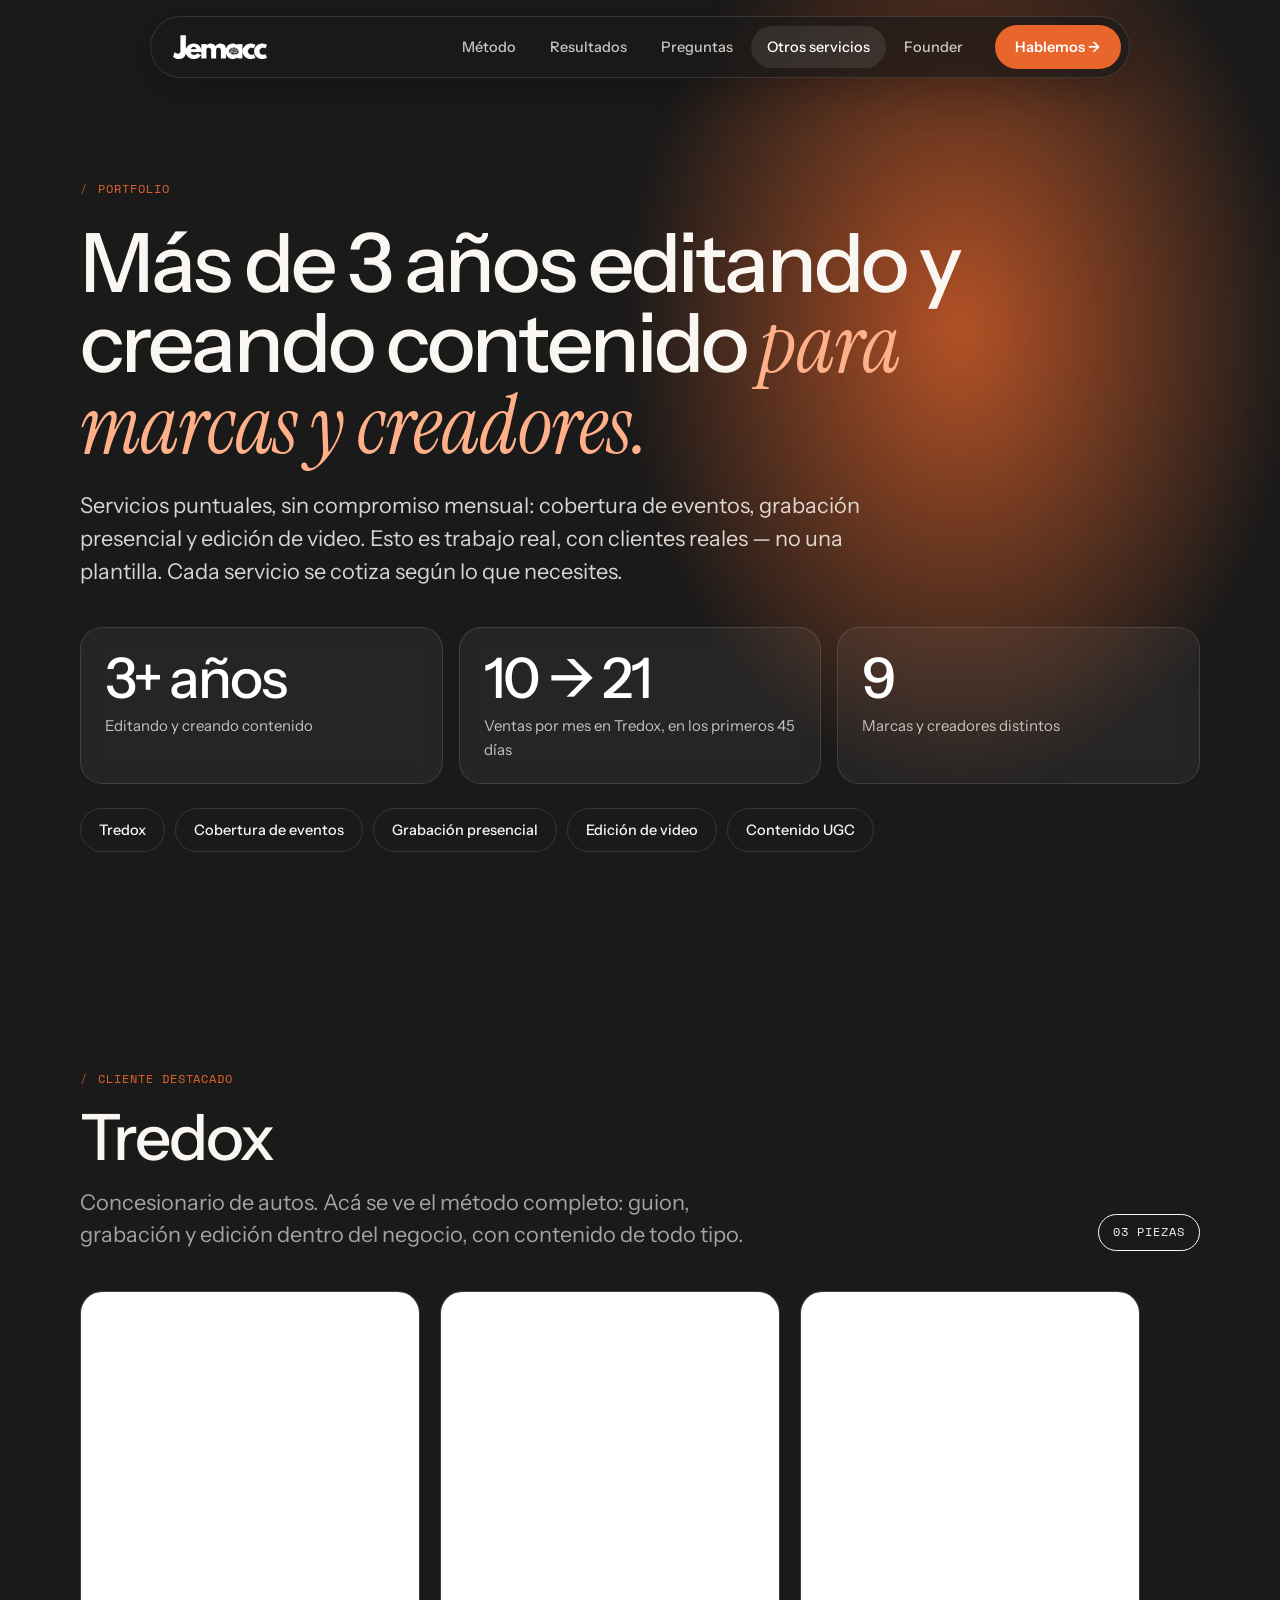
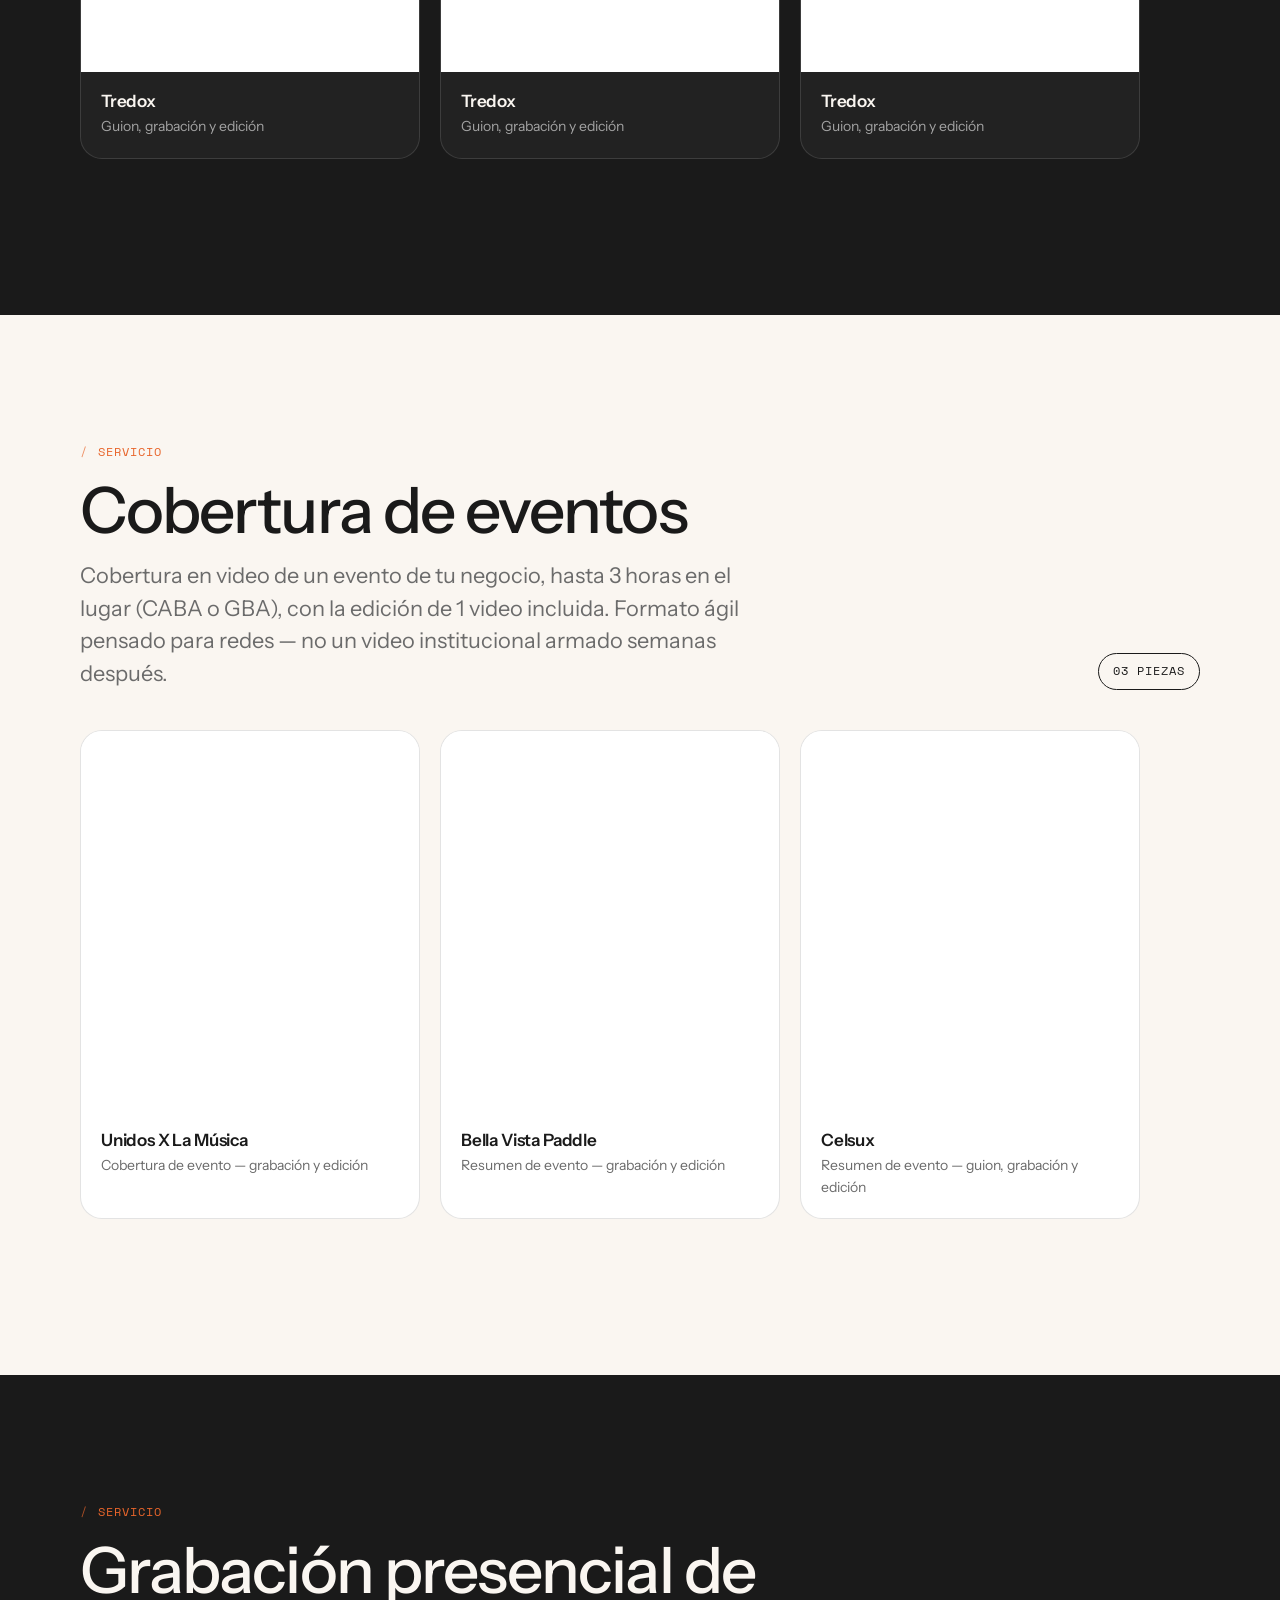
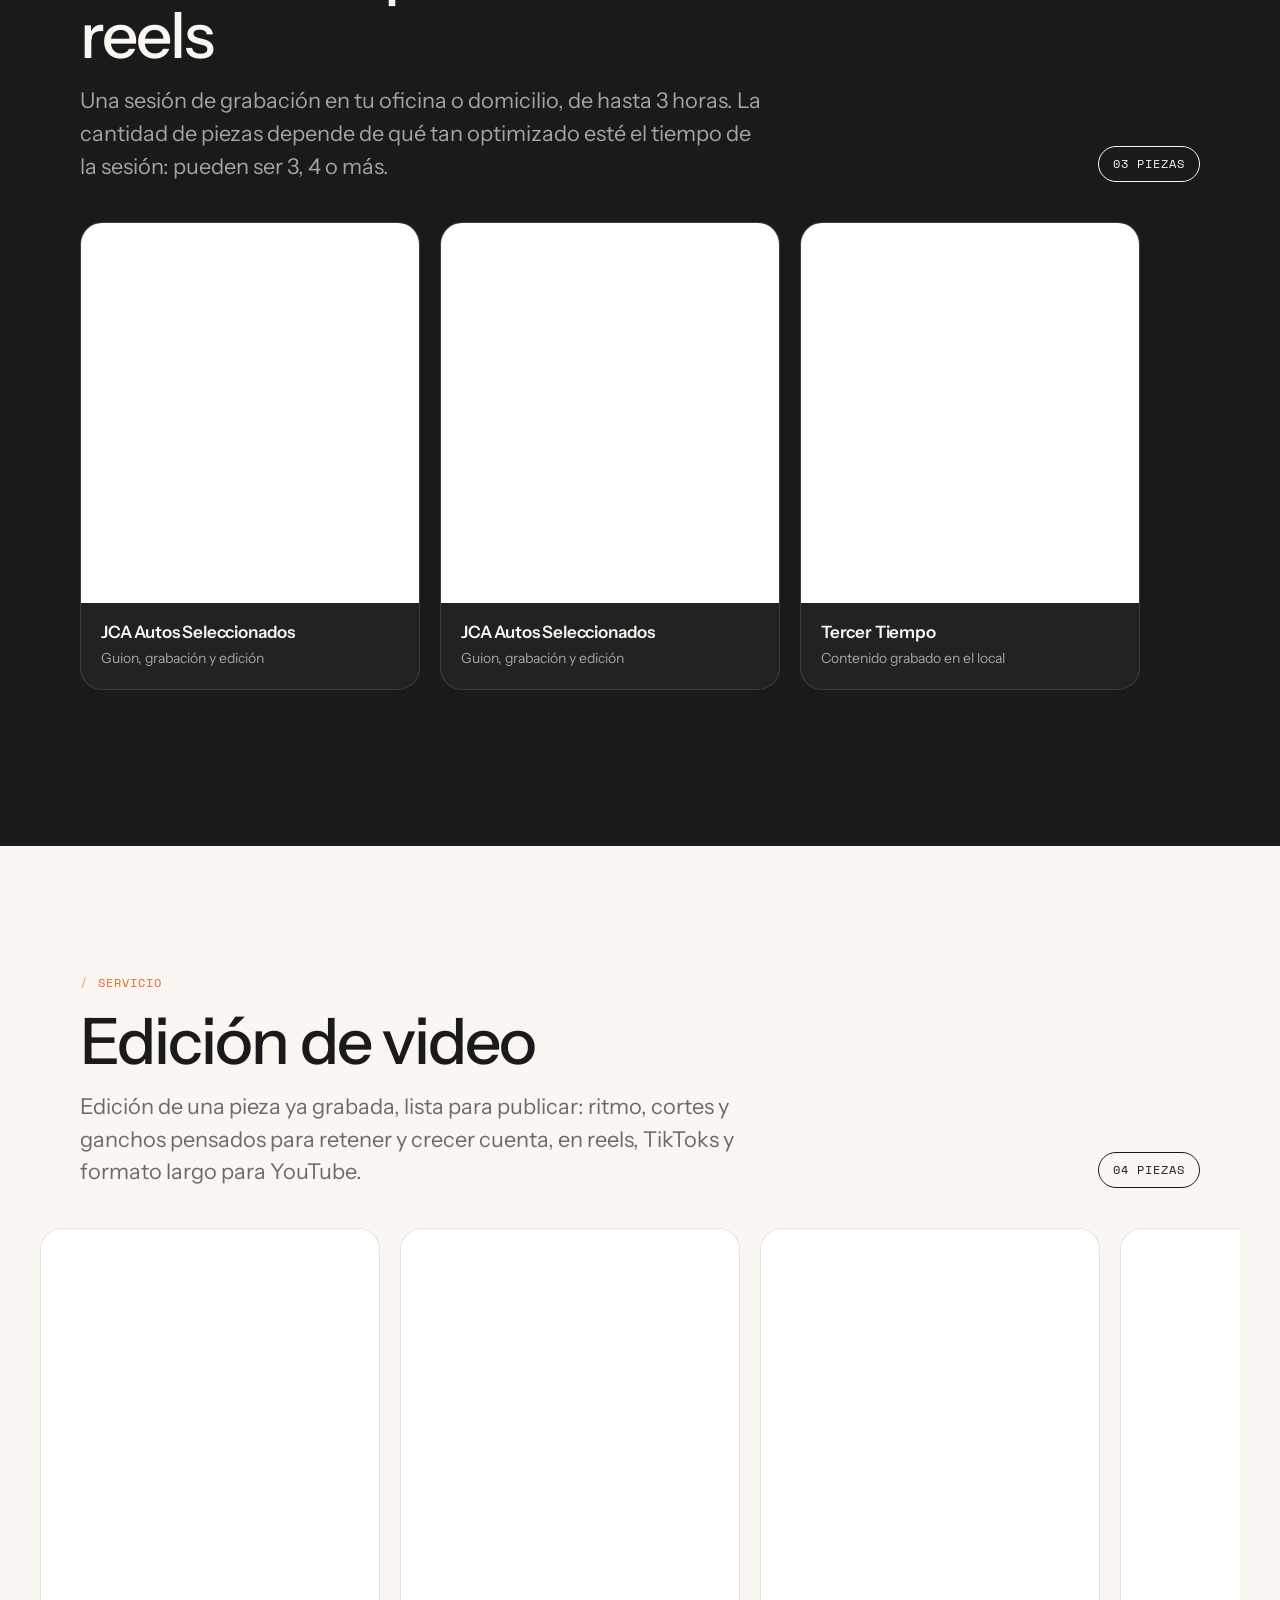
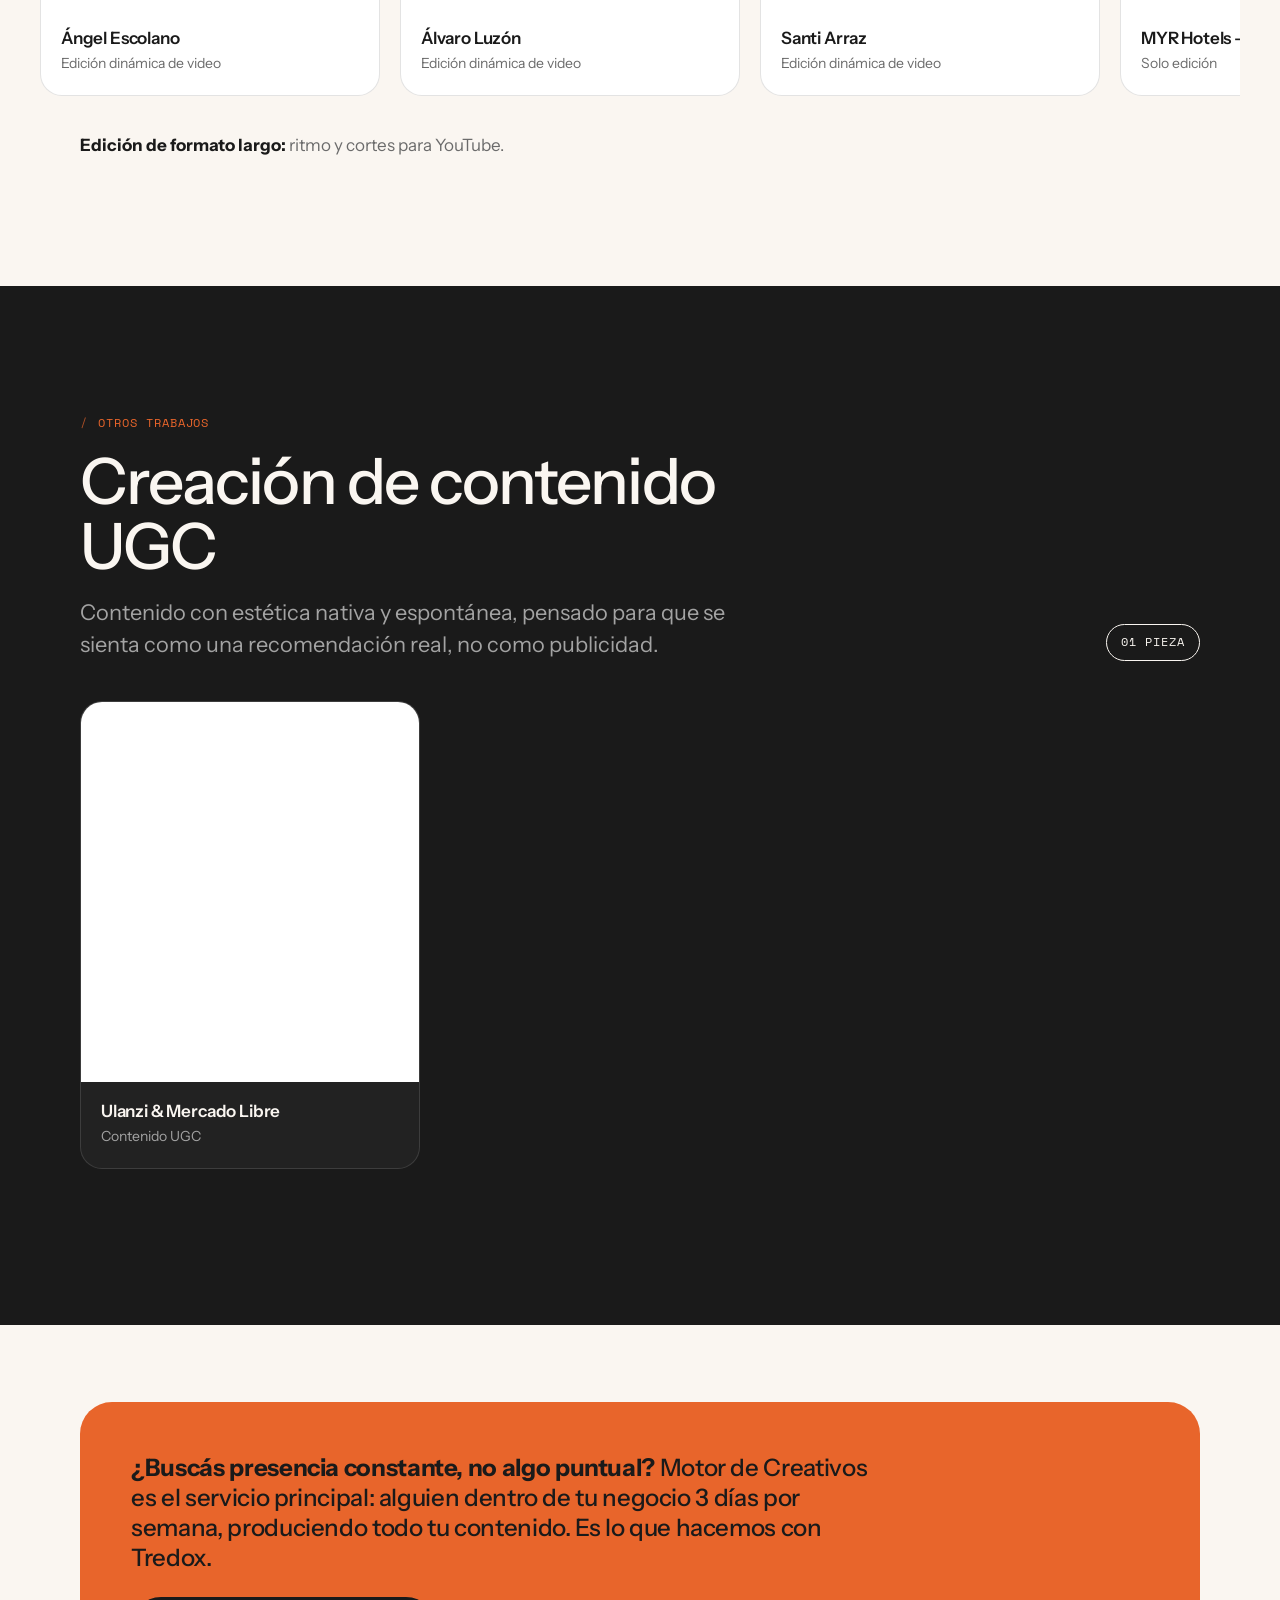
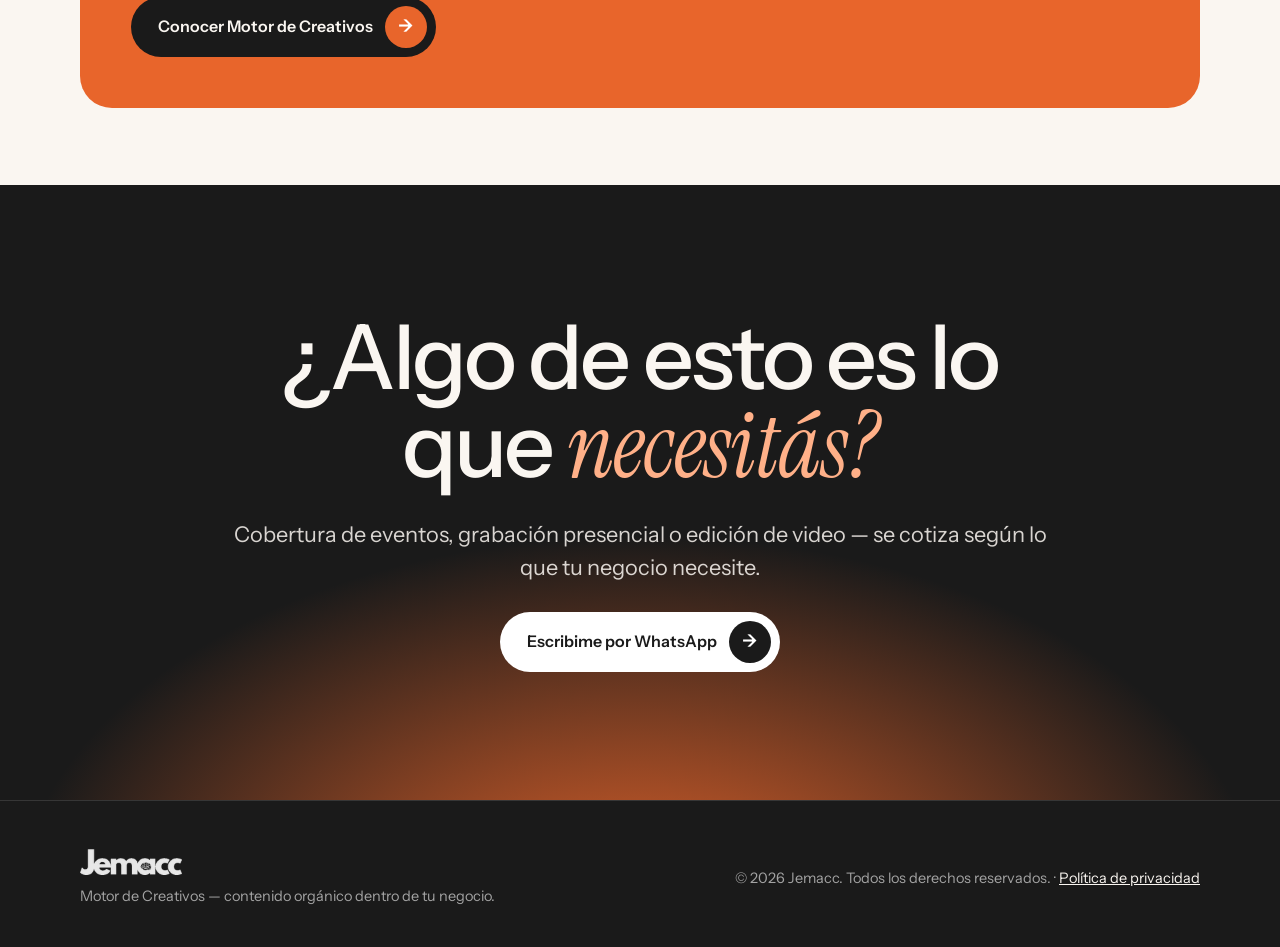
<file: otros-servicios.html>
<!DOCTYPE html>
<html lang="es">
<head>
<meta charset="UTF-8">
<meta name="viewport" content="width=device-width, initial-scale=1.0">
<title>Otros servicios y portfolio — Jemacc</title>
<meta name="description" content="Cobertura de eventos, grabación presencial y edición de video, sin compromiso mensual. Portfolio real con Tredox y otros clientes y creadores.">
<meta name="theme-color" content="#1A1A1A">
<meta property="og:title" content="Otros servicios y portfolio — Jemacc">
<meta property="og:description" content="Cobertura de eventos, grabación presencial y edición de video, sin compromiso mensual. Portfolio real con Tredox y otros clientes y creadores.">
<meta property="og:type" content="website">
<link rel="preconnect" href="https://fonts.googleapis.com"><link rel="preconnect" href="https://fonts.gstatic.com" crossorigin><link href="https://fonts.googleapis.com/css2?family=Instrument+Sans:ital,wght@0,400;0,500;0,600;0,700;1,400&family=Instrument+Serif:ital@0;1&family=Space+Mono:wght@400;700&display=swap" rel="stylesheet">
<link rel="stylesheet" href="/css/jemacc.css">
</head>
<body>
<header class="nav" id="nav">
  <div class="nav-pill">
    <a href="/" class="nav-logo" aria-label="Jemacc — inicio"><img src="/img/logo-light.png" alt="Jemacc" width="94" height="24"></a>
    <ul class="nav-links">
      <li><a href="/#sistema">Método</a></li><li><a href="/#resultados">Resultados</a></li><li><a href="/#faq">Preguntas</a></li><li><a href="/otros-servicios" aria-current="page">Otros servicios</a></li><li><a href="/founder">Founder</a></li>
      <li class="nav-cta-li"><a href="https://wa.me/5491123866421?text=Hola%2C%20quiero%20agendar%20una%20llamada%20de%2020%20minutos%20sobre%20Motor%20de%20Creativos" class="nav-cta" target="_blank" rel="noopener">Hablemos →</a></li>
    </ul>
    <a href="https://wa.me/5491123866421?text=Hola%2C%20quiero%20agendar%20una%20llamada%20de%2020%20minutos%20sobre%20Motor%20de%20Creativos" class="nav-cta" target="_blank" rel="noopener">Hablemos →</a>
    <button class="nav-toggle" id="nav-toggle" aria-label="Menú" aria-expanded="false"><span></span></button>
  </div>
</header>

<section class="page-hero">
  <div class="wrap">
    <span class="tag reveal">Portfolio</span>
    <h1 class="display reveal d1">Más de 3 años editando y creando contenido <span class="serif">para marcas y creadores.</span></h1>
    <p class="lead reveal d2">Servicios puntuales, sin compromiso mensual: cobertura de eventos, grabación presencial y edición de video. Esto es trabajo real, con clientes reales — no una plantilla. Cada servicio se cotiza según lo que necesites.</p>
    <div class="stats">
      <div class="stat reveal"><strong>3+ años</strong><span>Editando y creando contenido</span></div>
      <div class="stat reveal d1"><strong>10 → 21</strong><span>Ventas por mes en Tredox, en los primeros 45 días</span></div>
      <div class="stat reveal d2"><strong>9</strong><span>Marcas y creadores distintos</span></div>
    </div>
    <div class="chips reveal d3">
      <a class="chip" href="#tredox">Tredox</a>
      <a class="chip" href="#eventos">Cobertura de eventos</a>
      <a class="chip" href="#grabacion">Grabación presencial</a>
      <a class="chip" href="#edicion">Edición de video</a>
      <a class="chip" href="#ugc">Contenido UGC</a>
    </div>
  </div>
</section>

<section class="section s-dark" id="tredox">
  <div class="wrap">
    <div class="svc-block-head">
      <div class="txt">
        <span class="tag reveal">Cliente destacado</span>
        <h2 class="h2 reveal d1">Tredox</h2>
        <p class="lead muted reveal d2">Concesionario de autos. Acá se ve el método completo: guion, grabación y edición dentro del negocio, con contenido de todo tipo.</p>
      </div>
      <span class="count-tag reveal">03 piezas</span>
    </div>
    <div class="rail"><article class="reel"><div class="reel-media"><blockquote class="instagram-media" data-instgrm-permalink="https://www.instagram.com/reel/Dc39jozPjEs/" data-instgrm-version="14"></blockquote></div><div class="reel-cap"><span class="who">Tredox</span><span class="what">Guion, grabación y edición</span></div></article><article class="reel"><div class="reel-media"><blockquote class="instagram-media" data-instgrm-permalink="https://www.instagram.com/reel/DdEor79uQJm/" data-instgrm-version="14"></blockquote></div><div class="reel-cap"><span class="who">Tredox</span><span class="what">Guion, grabación y edición</span></div></article><article class="reel"><div class="reel-media"><blockquote class="instagram-media" data-instgrm-permalink="https://www.instagram.com/reel/DdZZS5xPZF6/" data-instgrm-version="14"></blockquote></div><div class="reel-cap"><span class="who">Tredox</span><span class="what">Guion, grabación y edición</span></div></article></div>
    
  </div>
</section>
<section class="section s-cream" id="eventos">
  <div class="wrap">
    <div class="svc-block-head">
      <div class="txt">
        <span class="tag reveal">Servicio</span>
        <h2 class="h2 reveal d1">Cobertura de eventos</h2>
        <p class="lead muted reveal d2">Cobertura en video de un evento de tu negocio, hasta 3 horas en el lugar (CABA o GBA), con la edición de 1 video incluida. Formato ágil pensado para redes — no un video institucional armado semanas después.</p>
      </div>
      <span class="count-tag reveal">03 piezas</span>
    </div>
    <div class="rail"><article class="reel"><div class="reel-media"><blockquote class="instagram-media" data-instgrm-permalink="https://www.instagram.com/reel/DZdbD-SoVEi/" data-instgrm-version="14"></blockquote></div><div class="reel-cap"><span class="who">Unidos X La Música</span><span class="what">Cobertura de evento — grabación y edición</span></div></article><article class="reel"><div class="reel-media"><blockquote class="instagram-media" data-instgrm-permalink="https://www.instagram.com/reel/DOhUfjdDaQ1/" data-instgrm-version="14"></blockquote></div><div class="reel-cap"><span class="who">Bella Vista Paddle</span><span class="what">Resumen de evento — grabación y edición</span></div></article><article class="reel"><div class="reel-media"><blockquote class="instagram-media" data-instgrm-permalink="https://www.instagram.com/reel/DbbmSSvMFVl/" data-instgrm-version="14"></blockquote></div><div class="reel-cap"><span class="who">Celsux</span><span class="what">Resumen de evento — guion, grabación y edición</span></div></article></div>
    
  </div>
</section>
<section class="section s-dark" id="grabacion">
  <div class="wrap">
    <div class="svc-block-head">
      <div class="txt">
        <span class="tag reveal">Servicio</span>
        <h2 class="h2 reveal d1">Grabación presencial de reels</h2>
        <p class="lead muted reveal d2">Una sesión de grabación en tu oficina o domicilio, de hasta 3 horas. La cantidad de piezas depende de qué tan optimizado esté el tiempo de la sesión: pueden ser 3, 4 o más.</p>
      </div>
      <span class="count-tag reveal">03 piezas</span>
    </div>
    <div class="rail"><article class="reel"><div class="reel-media"><blockquote class="instagram-media" data-instgrm-permalink="https://www.instagram.com/reel/DEn8ibLP7zl/" data-instgrm-version="14"></blockquote></div><div class="reel-cap"><span class="who">JCA Autos Seleccionados</span><span class="what">Guion, grabación y edición</span></div></article><article class="reel"><div class="reel-media"><blockquote class="instagram-media" data-instgrm-permalink="https://www.instagram.com/reel/DDLTpgfPfex/" data-instgrm-version="14"></blockquote></div><div class="reel-cap"><span class="who">JCA Autos Seleccionados</span><span class="what">Guion, grabación y edición</span></div></article><article class="reel"><div class="reel-media"><blockquote class="instagram-media" data-instgrm-permalink="https://www.instagram.com/reel/DZYbMUjMYZp/" data-instgrm-version="14"></blockquote></div><div class="reel-cap"><span class="who">Tercer Tiempo</span><span class="what">Contenido grabado en el local</span></div></article></div>
    
  </div>
</section>
<section class="section s-cream" id="edicion">
  <div class="wrap">
    <div class="svc-block-head">
      <div class="txt">
        <span class="tag reveal">Servicio</span>
        <h2 class="h2 reveal d1">Edición de video</h2>
        <p class="lead muted reveal d2">Edición de una pieza ya grabada, lista para publicar: ritmo, cortes y ganchos pensados para retener y crecer cuenta, en reels, TikToks y formato largo para YouTube.</p>
      </div>
      <span class="count-tag reveal">04 piezas</span>
    </div>
    <div class="rail"><article class="reel"><div class="reel-media"><blockquote class="instagram-media" data-instgrm-permalink="https://www.instagram.com/reel/DbQt2M3MNrR/" data-instgrm-version="14"></blockquote></div><div class="reel-cap"><span class="who">Ángel Escolano</span><span class="what">Edición dinámica de video</span></div></article><article class="reel"><div class="reel-media"><blockquote class="instagram-media" data-instgrm-permalink="https://www.instagram.com/reel/DMLfrUxIDLI/" data-instgrm-version="14"></blockquote></div><div class="reel-cap"><span class="who">Álvaro Luzón</span><span class="what">Edición dinámica de video</span></div></article><article class="reel"><div class="reel-media"><blockquote class="instagram-media" data-instgrm-permalink="https://www.instagram.com/reel/DE5urC2oEjE/" data-instgrm-version="14"></blockquote></div><div class="reel-cap"><span class="who">Santi Arraz</span><span class="what">Edición dinámica de video</span></div></article><article class="reel"><div class="reel-media"><blockquote class="instagram-media" data-instgrm-permalink="https://www.instagram.com/reel/Dd_dsTsNUD-/" data-instgrm-version="14"></blockquote></div><div class="reel-cap"><span class="who">MYR Hotels — Valencia, España</span><span class="what">Solo edición</span></div></article></div>
    <p class="muted reveal" style="margin-top:8px"><strong style="color:var(--black)">Edición de formato largo:</strong> ritmo y cortes para YouTube.</p>
  </div>
</section>
<section class="section s-dark" id="ugc">
  <div class="wrap">
    <div class="svc-block-head">
      <div class="txt">
        <span class="tag reveal">Otros trabajos</span>
        <h2 class="h2 reveal d1">Creación de contenido UGC</h2>
        <p class="lead muted reveal d2">Contenido con estética nativa y espontánea, pensado para que se sienta como una recomendación real, no como publicidad.</p>
      </div>
      <span class="count-tag reveal">01 pieza</span>
    </div>
    <div class="rail"><article class="reel"><div class="reel-media"><blockquote class="instagram-media" data-instgrm-permalink="https://www.instagram.com/reel/DPh9k3kDs1j/" data-instgrm-version="14"></blockquote></div><div class="reel-cap"><span class="who">Ulanzi & Mercado Libre</span><span class="what">Contenido UGC</span></div></article></div>
    
  </div>
</section>
<section class="section s-cream" style="padding-block:clamp(48px,6vw,80px)">
  <div class="wrap">
    <div class="banner reveal">
      <p><b>¿Buscás presencia constante, no algo puntual?</b> Motor de Creativos es el servicio principal: alguien dentro de tu negocio 3 días por semana, produciendo todo tu contenido. Es lo que hacemos con Tredox.</p>
      <a href="/" class="btn btn-dark">Conocer Motor de Creativos<span class="ico">→</span></a>
    </div>
  </div>
</section>

<section class="section cta-final">
  <div class="wrap">
    <h2 class="display reveal">¿Algo de esto es lo que <span class="serif">necesitás?</span></h2>
    <p class="lead reveal d1">Cobertura de eventos, grabación presencial o edición de video — se cotiza según lo que tu negocio necesite.</p>
    <div class="reveal d2"><a href="https://wa.me/5491123866421?text=Hola%2C%20quiero%20consultar%20por%20un%20servicio%20a%20demanda" class="btn btn-light" target="_blank" rel="noopener">Escribime por WhatsApp<span class="ico">→</span></a></div>
  </div>
</section>
<footer class="footer">
  <div class="wrap">
    <div>
      <img src="/img/logo-light.png" alt="Jemacc" width="102" height="26">
      <p>Motor de Creativos — contenido orgánico dentro de tu negocio.</p>
    </div>
    <p>© 2026 Jemacc. Todos los derechos reservados. · <a href="#">Política de privacidad</a></p>
  </div>
</footer>
<script async src="//www.instagram.com/embed.js"></script>
<script src="/js/jemacc.js"></script>
</body>
</html>
</file>
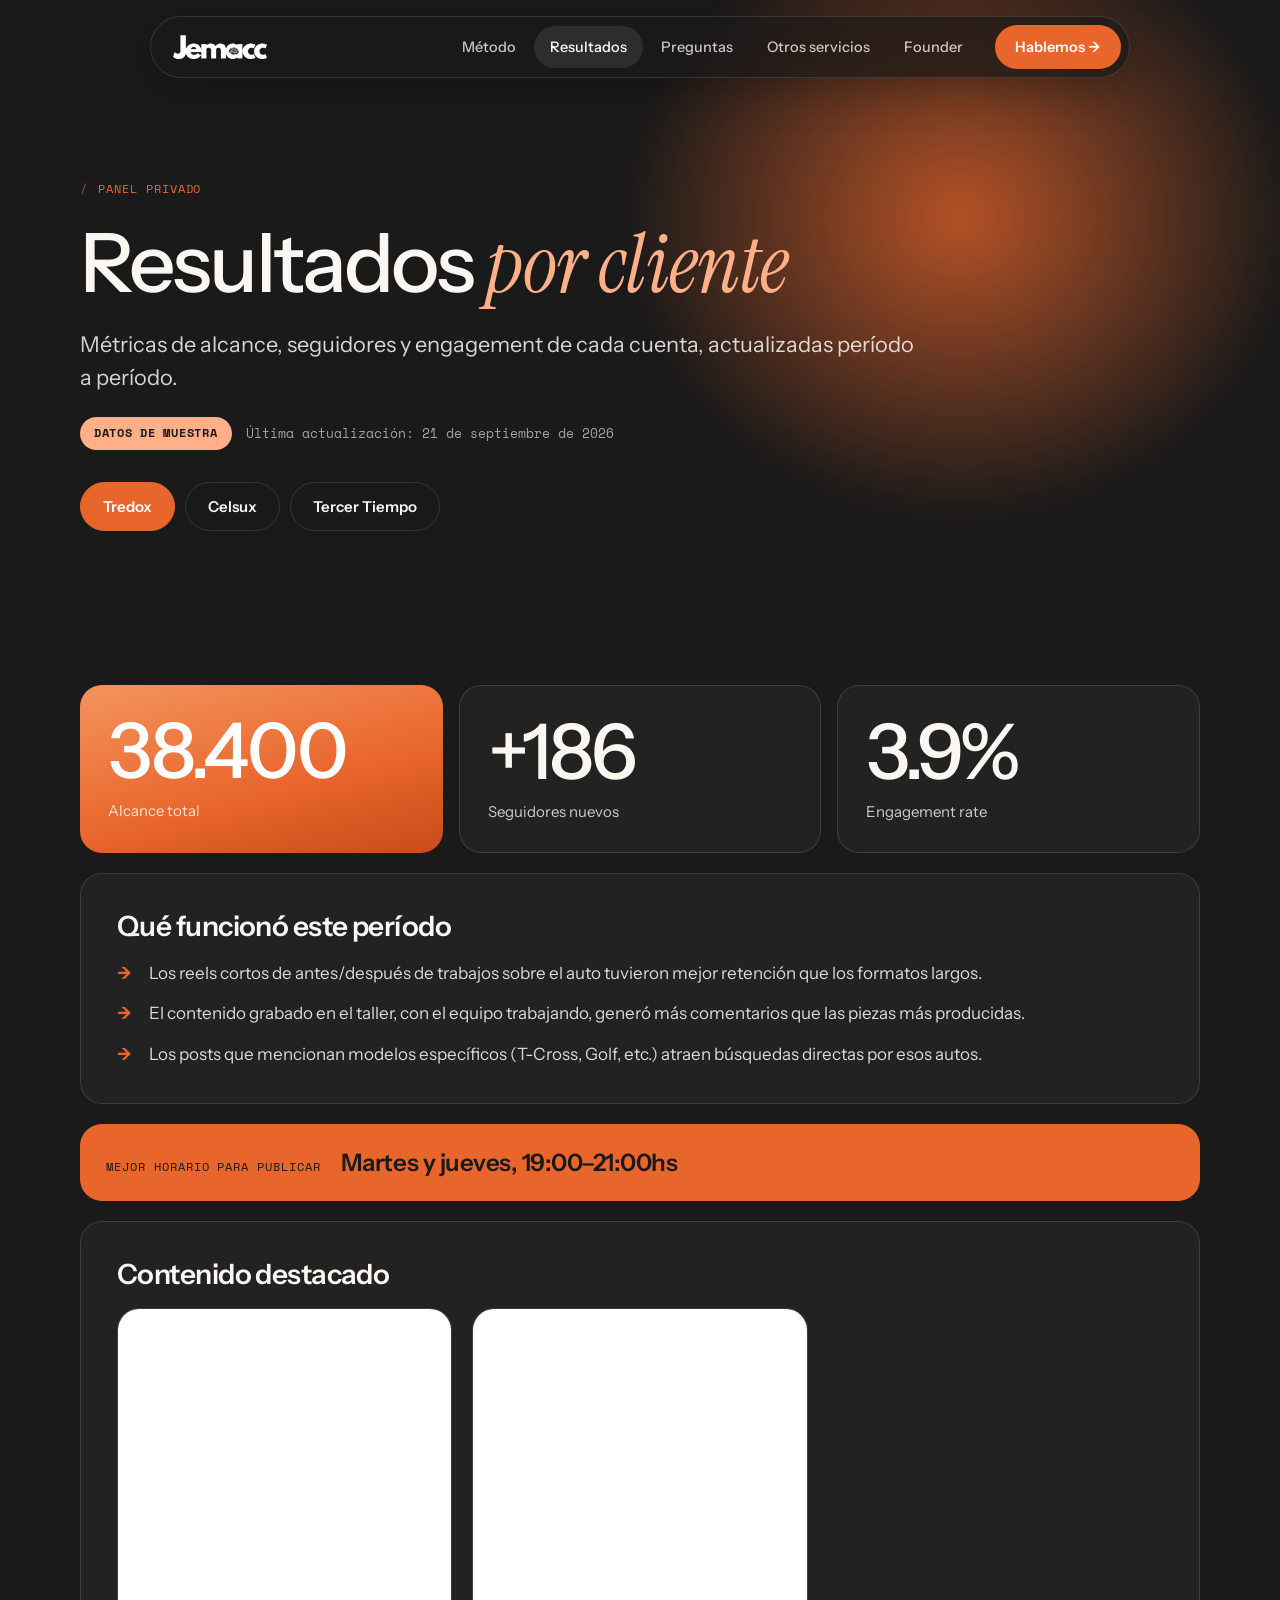
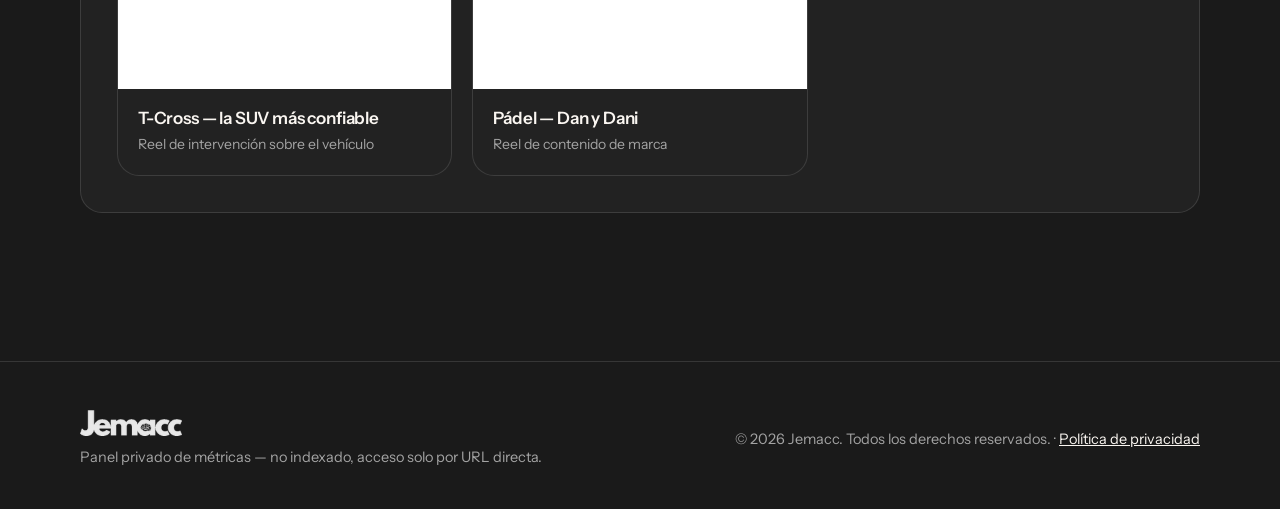
<file: resultados.html>
<!DOCTYPE html>
<html lang="es">
<head>
<meta charset="UTF-8">
<meta name="viewport" content="width=device-width, initial-scale=1.0">
<meta name="robots" content="noindex, nofollow">
<title>Resultados — Jemacc</title>
<meta name="description" content="Panel de métricas de clientes.">
<meta name="theme-color" content="#1A1A1A">
<meta property="og:title" content="Resultados — Jemacc">
<meta property="og:description" content="Panel de métricas de clientes.">
<meta property="og:type" content="website">
<link rel="preconnect" href="https://fonts.googleapis.com"><link rel="preconnect" href="https://fonts.gstatic.com" crossorigin><link href="https://fonts.googleapis.com/css2?family=Instrument+Sans:ital,wght@0,400;0,500;0,600;0,700;1,400&family=Instrument+Serif:ital@0;1&family=Space+Mono:wght@400;700&display=swap" rel="stylesheet">
<link rel="stylesheet" href="/css/jemacc.css">
</head>
<body>
<header class="nav" id="nav">
  <div class="nav-pill">
    <a href="/" class="nav-logo" aria-label="Jemacc — inicio"><img src="/img/logo-light.png" alt="Jemacc" width="94" height="24"></a>
    <ul class="nav-links">
      <li><a href="/#sistema">Método</a></li><li><a href="/#resultados" aria-current="page">Resultados</a></li><li><a href="/#faq">Preguntas</a></li><li><a href="/otros-servicios">Otros servicios</a></li><li><a href="/founder">Founder</a></li>
      <li class="nav-cta-li"><a href="https://wa.me/5491123866421?text=Hola%2C%20quiero%20agendar%20una%20llamada%20de%2020%20minutos%20sobre%20Motor%20de%20Creativos" class="nav-cta" target="_blank" rel="noopener">Hablemos →</a></li>
    </ul>
    <a href="https://wa.me/5491123866421?text=Hola%2C%20quiero%20agendar%20una%20llamada%20de%2020%20minutos%20sobre%20Motor%20de%20Creativos" class="nav-cta" target="_blank" rel="noopener">Hablemos →</a>
    <button class="nav-toggle" id="nav-toggle" aria-label="Menú" aria-expanded="false"><span></span></button>
  </div>
</header>

<section class="page-hero">
  <div class="wrap">
    <span class="tag reveal">Panel privado</span>
    <h1 class="display reveal d1">Resultados <span class="serif">por cliente</span></h1>
    <p class="lead reveal d2">Métricas de alcance, seguidores y engagement de cada cuenta, actualizadas período a período.</p>
    <div class="meta-row reveal d2"><span class="badge" id="res-muestra-badge" style="display:none">Datos de muestra</span><span id="res-updated"></span></div>
    <div class="tabs reveal d3" id="res-tabs"></div>
  </div>
</section>
<section class="section s-dark" style="padding-top:clamp(40px,5vw,72px)">
  <div class="wrap" id="res-panels"><p class="muted">Cargando datos…</p></div>
</section>
<footer class="footer">
  <div class="wrap">
    <div>
      <img src="/img/logo-light.png" alt="Jemacc" width="102" height="26">
      <p>Panel privado de métricas — no indexado, acceso solo por URL directa.</p>
    </div>
    <p>© 2026 Jemacc. Todos los derechos reservados. · <a href="#">Política de privacidad</a></p>
  </div>
</footer>
<script async src="//www.instagram.com/embed.js"></script>
<script src="/js/jemacc.js"></script>

<script>
const state = { clientes: [], activo: null };

function esc(s) { return String(s == null ? '' : s).replace(/[&<>"']/g, c => ({'&':'&amp;','<':'&lt;','>':'&gt;','"':'&quot;',"'":'&#39;'}[c])); }

function fmtFecha(iso) {
  const d = new Date(iso + 'T00:00:00');
  return d.toLocaleDateString('es-AR', { day: 'numeric', month: 'long', year: 'numeric' });
}

function renderTabs() {
  const el = document.getElementById('res-tabs');
  el.innerHTML = state.clientes.map(c =>
    `<button class="tab-btn${c.id === state.activo ? ' active' : ''}" data-id="${esc(c.id)}">${esc(c.nombre)}</button>`).join('');
  el.querySelectorAll('.tab-btn').forEach(btn => btn.addEventListener('click', () => {
    state.activo = btn.dataset.id; renderTabs(); renderPanels();
  }));
}

function reelHTML(item) {
  const cap = `<div class="reel-cap"><span class="who">${esc(item.cliente)}</span><span class="what">${esc(item.rol)}</span></div>`;
  if (item.pendiente || !item.permalink) {
    return `<article class="reel"><div class="reel-media pending"><span>Pendiente — falta el link del reel</span></div>${cap}</article>`;
  }
  return `<article class="reel"><div class="reel-media"><blockquote class="instagram-media" data-instgrm-permalink="${esc(item.permalink)}" data-instgrm-version="14"></blockquote></div>${cap}</article>`;
}

function renderPanels() {
  const el = document.getElementById('res-panels');
  const c = state.clientes.find(x => x.id === state.activo);
  if (!c) { el.innerHTML = ''; return; }
  el.innerHTML = `
    <div class="kpis">
      <div class="kpi"><div class="value">${esc(c.kpis.alcanceTotal)}</div><div class="label">Alcance total</div></div>
      <div class="kpi"><div class="value">${esc(c.kpis.seguidoresNuevos)}</div><div class="label">Seguidores nuevos</div></div>
      <div class="kpi"><div class="value">${esc(c.kpis.engagementRate)}</div><div class="label">Engagement rate</div></div>
    </div>
    <div class="block"><h3 class="h3">Qué funcionó este período</h3>
      <ul>${c.queFunciono.map(i => `<li>${esc(i)}</li>`).join('')}</ul></div>
    <div class="callout"><span class="t">Mejor horario para publicar</span><span class="v">${esc(c.mejorHorario)}</span></div>
    <div class="block"><h3 class="h3">Contenido destacado</h3>
      <div class="rail-grid">${c.contenidoDestacado.map(reelHTML).join('')}</div></div>`;
  if (window.instgrm) window.instgrm.Embeds.process();
}

fetch('resultados-data.json')
  .then(r => r.json())
  .then(data => {
    state.clientes = data.clientes;
    state.activo = data.clientes[0] ? data.clientes[0].id : null;
    document.getElementById('res-updated').textContent = 'Última actualización: ' + fmtFecha(data.ultimaActualizacion);
    if (data.esMuestra) document.getElementById('res-muestra-badge').style.display = 'inline-block';
    renderTabs(); renderPanels();
  })
  .catch(() => {
    document.getElementById('res-panels').innerHTML = '<p class="muted">No se pudieron cargar los datos.</p>';
  });
</script>
</body>
</html>
</file>
<file: css/jemacc.css>
/* ==========================================================
   JEMACC — sistema de diseño compartido
   Paleta de marca: naranja #E8652B · negro #1A1A1A · crema #FAF6F1
   ========================================================== */

:root {
  --orange: #E8652B;
  --orange-light: #F4945E;
  --orange-glow: #FFB088;
  --orange-deep: #C84B1A;
  --cream: #FAF6F1;
  --cream-dark: #F0EBE3;
  --black: #1A1A1A;
  --ink-2: #222222;
  --ink-3: #2C2C2C;
  --gray: #6B6B6B;
  --gray-light: #A3A3A3;
  --white: #FFFFFF;

  --line-dark: rgba(255, 255, 255, .12);
  --line-light: rgba(26, 26, 26, .12);

  --font: 'Instrument Sans', system-ui, -apple-system, 'Segoe UI', sans-serif;
  --serif: 'Instrument Serif', Georgia, serif;
  --mono: 'Space Mono', ui-monospace, monospace;

  --r-sm: 14px;
  --r-md: 22px;
  --r-lg: 32px;
  --r-pill: 999px;

  --pad: clamp(20px, 4vw, 40px);
  --section: clamp(72px, 10vw, 128px);
  --ease: cubic-bezier(.2, .7, .2, 1);
}

*, *::before, *::after { margin: 0; padding: 0; box-sizing: border-box; }
html { scroll-behavior: smooth; -webkit-text-size-adjust: 100%; }
body {
  font-family: var(--font);
  font-size: 17px;
  line-height: 1.55;
  color: var(--black);
  background: var(--black);
  overflow-x: hidden;
  -webkit-font-smoothing: antialiased;
}
img { max-width: 100%; display: block; }
a { color: inherit; }
button { font: inherit; cursor: pointer; }
::selection { background: var(--orange); color: var(--white); }

.wrap { width: 100%; max-width: 1200px; margin: 0 auto; padding: 0 var(--pad); }
.wrap-narrow { max-width: 860px; }

/* ---------- Tipografía ---------- */
.display {
  font-family: var(--font);
  font-weight: 500;
  letter-spacing: -.035em;
  line-height: .98;
  font-size: clamp(42px, 7.4vw, 104px);
}
.h2 {
  font-family: var(--font);
  font-weight: 500;
  letter-spacing: -.03em;
  line-height: 1.02;
  font-size: clamp(34px, 5vw, 68px);
}
.h3 {
  font-weight: 600;
  letter-spacing: -.02em;
  line-height: 1.15;
  font-size: clamp(22px, 2.2vw, 28px);
}
.serif { font-family: var(--serif); font-style: italic; font-weight: 400; letter-spacing: -.01em; }
.accent { color: var(--orange); }
.lead { font-size: clamp(18px, 1.7vw, 22px); line-height: 1.5; max-width: 60ch; }
.muted { color: var(--gray); }

.tag {
  font-family: var(--mono);
  font-size: 12px;
  letter-spacing: .08em;
  text-transform: uppercase;
  display: inline-flex;
  align-items: center;
  gap: 10px;
  color: var(--orange);
}
.tag::before { content: '/'; opacity: .7; }

/* ---------- Secciones ---------- */
.section { padding: var(--section) 0; position: relative; }
.s-dark { background: var(--black); color: var(--cream); }
.s-dark .muted { color: var(--gray-light); }
.s-cream { background: var(--cream); color: var(--black); }
.s-sand { background: var(--cream-dark); color: var(--black); }
.s-orange { background: var(--orange); color: var(--black); }
.s-orange .tag { color: var(--black); }
.s-orange .muted { color: rgba(26, 26, 26, .72); }

.sec-head { margin-bottom: clamp(36px, 5vw, 64px); display: grid; gap: 20px; }
.sec-head .lead { margin-top: 4px; }
.sec-head.center { text-align: center; justify-items: center; }

/* ---------- Botones ---------- */
.btn {
  display: inline-flex;
  align-items: center;
  gap: 12px;
  padding: 8px 8px 8px 26px;
  border-radius: var(--r-pill);
  font-weight: 600;
  font-size: 16px;
  text-decoration: none;
  border: 1px solid transparent;
  transition: transform .3s var(--ease), background .3s, color .3s, border-color .3s;
  white-space: nowrap;
}
.btn .ico {
  width: 42px; height: 42px;
  border-radius: 50%;
  display: grid; place-items: center;
  font-size: 18px;
  transition: transform .3s var(--ease);
}
.btn:hover { transform: translateY(-2px); }
.btn:hover .ico { transform: rotate(-45deg); }
.btn-primary { background: var(--orange); color: var(--white); }
.btn-primary .ico { background: var(--white); color: var(--orange); }
.btn-primary:hover { background: var(--orange-deep); }
.btn-light { background: var(--white); color: var(--black); }
.btn-light .ico { background: var(--black); color: var(--white); }
.btn-dark { background: var(--black); color: var(--cream); }
.btn-dark .ico { background: var(--orange); color: var(--white); }
.btn-ghost { padding: 0 26px; height: 58px; border-color: var(--line-dark); color: var(--cream); background: rgba(255,255,255,.04); backdrop-filter: blur(8px); }
.btn-ghost:hover { border-color: var(--orange); color: var(--orange-glow); }
.btn-ghost.on-light { border-color: var(--line-light); color: var(--black); background: transparent; }
.btn-ghost.on-light:hover { border-color: var(--black); color: var(--black); }

/* ---------- Nav pill ---------- */
.nav {
  position: fixed;
  top: 16px; left: 0; right: 0;
  z-index: 100;
  display: flex;
  justify-content: center;
  padding: 0 var(--pad);
  pointer-events: none;
}
.nav-pill {
  pointer-events: auto;
  display: flex;
  align-items: center;
  gap: 8px;
  width: 100%;
  max-width: 980px;
  padding: 8px 8px 8px 22px;
  border-radius: var(--r-pill);
  background: rgba(26, 26, 26, .72);
  border: 1px solid var(--line-dark);
  backdrop-filter: blur(18px) saturate(1.3);
  -webkit-backdrop-filter: blur(18px) saturate(1.3);
  box-shadow: 0 10px 40px rgba(0, 0, 0, .25);
  transition: background .3s;
}
.nav-logo { display: flex; align-items: center; margin-right: auto; }
.nav-logo img { height: 24px; width: auto; }
.nav-links { display: flex; align-items: center; gap: 2px; list-style: none; }
.nav-links a {
  display: block;
  padding: 10px 16px;
  border-radius: var(--r-pill);
  font-size: 14.5px;
  font-weight: 500;
  color: rgba(250, 246, 241, .78);
  text-decoration: none;
  transition: color .2s, background .2s;
}
.nav-links a:hover, .nav-links a[aria-current="page"] { color: var(--white); background: rgba(255, 255, 255, .09); }
.nav-cta {
  margin-left: 8px;
  padding: 11px 20px;
  border-radius: var(--r-pill);
  background: var(--orange);
  color: var(--white);
  font-weight: 600;
  font-size: 14.5px;
  text-decoration: none;
  white-space: nowrap;
  transition: background .2s, transform .3s var(--ease);
}
.nav-cta:hover { background: var(--orange-deep); transform: translateY(-1px); }
.nav-toggle {
  display: none;
  width: 44px; height: 44px;
  border-radius: 50%;
  border: 0;
  background: rgba(255, 255, 255, .09);
  position: relative;
}
.nav-toggle span, .nav-toggle span::before {
  content: '';
  position: absolute;
  left: 14px; right: 14px; height: 2px;
  background: var(--cream);
  transition: transform .3s var(--ease);
}
.nav-toggle span { top: 21px; }
.nav-toggle span::before { top: -6px; left: 0; right: 0; }
.nav.open .nav-toggle span { transform: rotate(45deg); }
.nav.open .nav-toggle span::before { transform: translateY(6px) rotate(-90deg); }

@media (max-width: 980px) {
  .nav.open .nav-pill { background: rgba(26, 26, 26, .97); }
  .nav-pill { flex-wrap: wrap; padding: 8px 8px 8px 20px; border-radius: 28px; }
  .nav-logo { order: 1; }
  .nav-toggle { display: block; order: 2; margin-left: auto; }
  .nav-links { display: none; width: 100%; order: 3; }
  .nav.open .nav-links { display: flex; flex-direction: column; align-items: stretch; padding: 10px 0 4px; }
  .nav.open .nav-links a { padding: 14px 16px; font-size: 17px; }
  .nav-cta { display: none; }
  .nav.open .nav-links .nav-cta-li { display: block; }
  .nav-links .nav-cta-li .nav-cta { display: block; margin: 8px 0 4px; text-align: center; padding: 15px; }
}
@media (min-width: 981px) {
  .nav-links .nav-cta-li { display: none; }
}

/* ---------- Hero ---------- */
.hero {
  position: relative;
  background: var(--black);
  color: var(--cream);
  padding: clamp(130px, 17vw, 190px) 0 0;
  overflow: hidden;
  isolation: isolate;
}
.hero::before { /* resplandor naranja */
  content: '';
  position: absolute;
  inset: -20% -10% auto -10%;
  height: 120%;
  background:
    radial-gradient(60% 55% at 78% 8%, rgba(232, 101, 43, .95) 0%, rgba(232, 101, 43, .45) 38%, transparent 70%),
    radial-gradient(40% 40% at 8% 20%, rgba(244, 148, 94, .35) 0%, transparent 70%);
  z-index: -2;
  filter: blur(10px);
}
.hero::after { /* grano */
  content: '';
  position: absolute; inset: 0;
  z-index: -1;
  opacity: .22;
  mix-blend-mode: overlay;
  background-image: url("data:image/svg+xml,%3Csvg viewBox='0 0 200 200' xmlns='http://www.w3.org/2000/svg'%3E%3Cfilter id='n'%3E%3CfeTurbulence type='fractalNoise' baseFrequency='.85' numOctaves='2' stitchTiles='stitch'/%3E%3C/filter%3E%3Crect width='100%25' height='100%25' filter='url(%23n)'/%3E%3C/svg%3E");
}
.hero-top { display: grid; gap: 28px; justify-items: start; }
.hero .display { font-size: clamp(38px, 6.2vw, 88px); max-width: 17ch; }
.hero .display .serif { color: var(--orange-glow); }
.hero-sub { max-width: 52ch; color: rgba(250, 246, 241, .86); font-size: clamp(17px, 1.6vw, 20px); }
.hero-actions { display: flex; flex-wrap: wrap; gap: 14px; align-items: center; margin-top: 8px; }

.hero-stat {
  position: absolute;
  right: var(--pad);
  top: clamp(150px, 20vw, 230px);
  width: 250px;
  padding: 18px 20px;
  border-radius: var(--r-md);
  background: rgba(26, 26, 26, .55);
  border: 1px solid var(--line-dark);
  backdrop-filter: blur(14px);
  -webkit-backdrop-filter: blur(14px);
}
.hero-stat strong { display: block; font-size: 44px; font-weight: 500; letter-spacing: -.03em; line-height: 1; color: var(--white); }
.hero-stat span { display: block; margin-top: 8px; font-size: 13.5px; color: rgba(250, 246, 241, .75); line-height: 1.4; }
@media (max-width: 1100px) { .hero-stat { display: none; } }

/* Abanico de tarjetas */
.fan {
  position: relative;
  display: flex;
  justify-content: center;
  align-items: flex-end;
  gap: 0;
  margin-top: clamp(56px, 8vw, 96px);
  padding-bottom: 0;
  height: clamp(300px, 36vw, 440px);
  overflow: hidden;
}
.fan::after { /* fundido al negro */
  content: '';
  position: absolute; left: 0; right: 0; bottom: 0; height: 28%;
  background: linear-gradient(to top, var(--black), transparent);
  pointer-events: none;
}
.fan-card {
  --w: clamp(150px, 19vw, 250px);
  flex: 0 0 var(--w);
  width: var(--w);
  height: calc(var(--w) * 1.42);
  margin: 0 calc(var(--w) * -.06);
  border-radius: var(--r-md);
  padding: 20px;
  display: flex;
  flex-direction: column;
  justify-content: flex-start;
  gap: 14px;
  position: relative;
  overflow: hidden;
  transform-origin: 50% 100%;
  transform: translateY(var(--y, 0)) rotate(var(--rot, 0deg));
  transition: transform .5s var(--ease), z-index 0s;
  box-shadow: 0 30px 60px rgba(0, 0, 0, .35);
  border: 1px solid rgba(255, 255, 255, .14);
}
.fan-card:hover { transform: translateY(calc(var(--y, 0px) - 26px)) rotate(0deg) scale(1.03); z-index: 5; }
.fan-card .k { font-family: var(--mono); font-size: 11px; letter-spacing: .08em; text-transform: uppercase; opacity: .85; }
.fan-card .t { font-size: clamp(18px, 2vw, 26px); font-weight: 500; line-height: 1.1; letter-spacing: -.02em; }
.fan-card .n { font-size: clamp(30px, 3.6vw, 52px); font-weight: 500; letter-spacing: -.03em; line-height: 1; }
.fan-card.c1 { --rot: -9deg; --y: 34px; background: linear-gradient(160deg, var(--cream), var(--cream-dark)); color: var(--black); z-index: 1; }
.fan-card.c2 { --rot: -4.5deg; --y: 10px; background: linear-gradient(170deg, #2a2a2a, var(--black)); color: var(--cream); z-index: 2; }
.fan-card.c2::before, .fan-card.c4::before {
  content: ''; position: absolute; inset: auto -30% -40% -30%; height: 70%;
  background: radial-gradient(closest-side, rgba(232,101,43,.75), transparent);
}
.fan-card.c3 { --rot: 0deg; --y: -6px; background: linear-gradient(165deg, var(--orange-light), var(--orange) 55%, var(--orange-deep)); color: var(--white); z-index: 4; }
.fan-card.c4 { --rot: 4.5deg; --y: 10px; background: linear-gradient(170deg, #2a2a2a, var(--black)); color: var(--cream); z-index: 3; }
.fan-card.c5 { --rot: 9deg; --y: 34px; background: linear-gradient(160deg, var(--orange-glow), var(--orange-light)); color: var(--black); z-index: 2; }
.fan-card > * { position: relative; z-index: 1; }
@media (max-width: 640px) {
  .fan { justify-content: flex-start; padding-left: var(--pad); overflow-x: auto; scrollbar-width: none; }
  .fan::-webkit-scrollbar { display: none; }
  .fan-card { --w: 168px; margin: 0 -8px; }
}

/* ---------- Ticker ---------- */
.ticker { background: var(--orange); color: var(--black); overflow: hidden; border-block: 1px solid rgba(26,26,26,.15); }
.ticker-track { display: flex; width: max-content; animation: tick 38s linear infinite; }
.ticker:hover .ticker-track { animation-play-state: paused; }
.ticker-item {
  display: flex; align-items: center; gap: 28px;
  padding: 18px 28px 18px 0;
  font-weight: 600; font-size: clamp(16px, 1.8vw, 21px);
  letter-spacing: -.01em;
  white-space: nowrap;
}
.ticker-item::after { content: '✦'; font-size: 14px; }
@keyframes tick { to { transform: translateX(-50%); } }

/* ---------- Reels (embeds de Instagram) ---------- */
.rail {
  display: flex;
  gap: 20px;
  overflow-x: auto;
  scroll-snap-type: x mandatory;
  padding: 4px var(--pad) 28px;
  margin: 0 calc(var(--pad) * -1);
  scrollbar-width: thin;
  scrollbar-color: var(--orange) transparent;
}
.rail::-webkit-scrollbar { height: 6px; }
.rail::-webkit-scrollbar-thumb { background: var(--orange); border-radius: 6px; }
.reel {
  flex: 0 0 min(340px, 82vw);
  scroll-snap-align: start;
  border-radius: var(--r-md);
  background: var(--ink-2);
  border: 1px solid var(--line-dark);
  overflow: hidden;
  display: flex;
  flex-direction: column;
}
.reel-media { background: var(--white); min-height: 380px; }
.reel-media .instagram-media { margin: 0 !important; min-width: 100% !important; max-width: 100% !important; border: 0 !important; border-radius: 0 !important; box-shadow: none !important; }
.reel-media.pending { display: grid; place-items: center; text-align: center; padding: 30px; color: var(--gray); font-family: var(--mono); font-size: 12px; background: var(--ink-3); }
.reel-cap { padding: 16px 20px 20px; display: grid; gap: 2px; }
.reel-cap .who { font-weight: 600; font-size: 17px; letter-spacing: -.01em; color: var(--cream); }
.reel-cap .what { font-size: 14px; color: var(--gray-light); }
.s-cream .reel, .s-sand .reel { background: var(--white); border-color: var(--line-light); }
.s-cream .reel-cap .who, .s-sand .reel-cap .who { color: var(--black); }
.s-cream .reel-cap .what, .s-sand .reel-cap .what { color: var(--gray); }
.cta-row { display: flex; flex-wrap: wrap; align-items: center; gap: 18px 24px; margin-top: 28px; }
.cta-row small { color: var(--gray-light); font-size: 15px; }
.s-cream .cta-row small, .s-sand .cta-row small { color: var(--gray); }

/* ---------- Tarjetas de problema / pasos ---------- */
.grid { display: grid; gap: 20px; }
.g2 { grid-template-columns: repeat(2, 1fr); }
.g3 { grid-template-columns: repeat(3, 1fr); }
.g4 { grid-template-columns: repeat(4, 1fr); }
@media (max-width: 980px) { .g4 { grid-template-columns: repeat(2, 1fr); } .g3 { grid-template-columns: 1fr; } }
@media (max-width: 640px) { .g2, .g4 { grid-template-columns: 1fr; } }

.card {
  background: var(--white);
  border: 1px solid var(--line-light);
  border-radius: var(--r-md);
  padding: 28px;
  display: grid;
  gap: 12px;
  align-content: start;
  transition: transform .4s var(--ease), border-color .3s, box-shadow .4s;
}
.card:hover { transform: translateY(-4px); border-color: var(--orange); box-shadow: 0 20px 40px rgba(26,26,26,.08); }
.card p { color: var(--gray); font-size: 16px; }
.card .num { font-family: var(--mono); font-size: 13px; color: var(--orange); letter-spacing: .06em; }
.card.dark { background: var(--ink-2); border-color: var(--line-dark); color: var(--cream); }
.card.dark p { color: var(--gray-light); }
.card.dark:hover { border-color: var(--orange); box-shadow: none; }

.problem-split { display: grid; grid-template-columns: 1.5fr 1fr; gap: 20px; margin-top: 20px; }
@media (max-width: 900px) { .problem-split { grid-template-columns: 1fr; } }
.bignum-card {
  border-radius: var(--r-md);
  background: var(--black);
  color: var(--cream);
  padding: clamp(28px, 4vw, 44px);
  display: flex; flex-direction: column; justify-content: flex-end;
  min-height: 260px;
  position: relative; overflow: hidden;
}
.bignum-card::before {
  content: ''; position: absolute; inset: -30% -30% auto auto; width: 80%; height: 80%;
  background: radial-gradient(closest-side, rgba(232,101,43,.8), transparent);
}
.bignum-card > * { position: relative; }
.bignum { font-size: clamp(72px, 10vw, 140px); line-height: .9; font-weight: 500; letter-spacing: -.05em; color: var(--white); }
.bignum small { font-size: .35em; letter-spacing: -.02em; color: var(--orange-glow); margin-left: 6px; }
.bignum-card p { margin-top: 14px; color: rgba(250,246,241,.85); max-width: 30ch; }

/* ---------- Bloque naranja (Auditoría) ---------- */
.audit { display: grid; grid-template-columns: 1.1fr 1fr; gap: clamp(32px, 6vw, 80px); align-items: end; }
@media (max-width: 900px) { .audit { grid-template-columns: 1fr; } }
.audit .h2 { max-width: 14ch; }
.audit-note {
  background: var(--black); color: var(--cream);
  border-radius: var(--r-md);
  padding: clamp(24px, 3vw, 36px);
  display: grid; gap: 16px;
}
.audit-note p { color: rgba(250,246,241,.82); }
.audit-note strong { color: var(--white); }
.audit-note .quote { font-family: var(--serif); font-style: italic; font-size: clamp(22px, 2.4vw, 30px); line-height: 1.2; color: var(--orange-glow); }

/* ---------- Pasos ---------- */
.steps { display: grid; grid-template-columns: repeat(3, 1fr); gap: 20px; counter-reset: s; }
@media (max-width: 900px) { .steps { grid-template-columns: 1fr; } }
.step {
  border-radius: var(--r-md);
  background: var(--white);
  border: 1px solid var(--line-light);
  padding: 32px 28px 30px;
  position: relative;
  display: grid; gap: 14px; align-content: start;
  min-height: 300px;
}
.step .big { font-size: 88px; line-height: .8; font-weight: 500; letter-spacing: -.05em; color: var(--orange); }
.step p { color: var(--gray); }
.step:not(:last-child)::after {
  content: '→';
  position: absolute; right: -19px; top: 50%;
  width: 38px; height: 38px; border-radius: 50%;
  background: var(--black); color: var(--white);
  display: grid; place-items: center; z-index: 2;
  transform: translateY(-50%);
}
@media (max-width: 900px) { .step:not(:last-child)::after { right: auto; left: 50%; top: auto; bottom: -19px; transform: translateX(-50%) rotate(90deg); } }

/* ---------- Prueba social ---------- */
.proof {
  display: grid; grid-template-columns: 1.1fr 1fr; gap: 20px;
}
@media (max-width: 900px) { .proof { grid-template-columns: 1fr; } }
.proof-main {
  border-radius: var(--r-lg);
  padding: clamp(28px, 4vw, 52px);
  background: linear-gradient(160deg, var(--ink-3), var(--ink-2));
  border: 1px solid var(--line-dark);
  display: grid; gap: 20px; align-content: space-between;
}
.proof-main p { color: var(--gray-light); max-width: 52ch; }
.proof-num {
  border-radius: var(--r-lg);
  padding: clamp(28px, 4vw, 52px);
  background: linear-gradient(165deg, var(--orange-light), var(--orange) 55%, var(--orange-deep));
  color: var(--white);
  display: flex; flex-direction: column; justify-content: flex-end;
  min-height: 320px;
}
.proof-num strong { font-size: clamp(64px, 9vw, 128px); line-height: .9; font-weight: 500; letter-spacing: -.05em; }
.proof-num span { margin-top: 14px; font-size: 18px; max-width: 24ch; }

/* ---------- Incluye ---------- */
.inc-grid { display: grid; grid-template-columns: repeat(4, 1fr); gap: 0; border-top: 1px solid var(--line-light); border-left: 1px solid var(--line-light); }
.inc-item { padding: 28px 24px 30px; border-right: 1px solid var(--line-light); border-bottom: 1px solid var(--line-light); display: grid; gap: 10px; align-content: start; transition: background .3s; }
.inc-item:hover { background: var(--white); }
.inc-item .arrow { color: var(--orange); font-weight: 700; }
.inc-item h4 { font-size: 19px; font-weight: 600; letter-spacing: -.015em; line-height: 1.2; }
.inc-item p { font-size: 15px; color: var(--gray); }
@media (max-width: 980px) { .inc-grid { grid-template-columns: repeat(2, 1fr); } }
@media (max-width: 560px) { .inc-grid { grid-template-columns: 1fr; } }
.inc-foot {
  margin-top: 28px;
  display: flex; align-items: center; gap: 18px;
  padding: 20px 24px;
  border-radius: var(--r-md);
  background: var(--black); color: var(--cream);
}
.inc-foot b { font-size: 44px; font-weight: 500; letter-spacing: -.04em; color: var(--orange); line-height: 1; }
.inc-foot span { color: rgba(250,246,241,.82); }

/* ---------- Modalidad ---------- */
.mode { border-radius: var(--r-md); padding: 30px; display: grid; gap: 14px; align-content: start; background: var(--cream); border: 1px solid var(--line-light); }
.mode .k { font-family: var(--mono); font-size: 12px; letter-spacing: .08em; text-transform: uppercase; color: var(--orange); }
.mode .v { font-size: 26px; font-weight: 600; letter-spacing: -.02em; line-height: 1.12; }
.mode p { color: var(--gray); font-size: 16px; }
.mode.feature { background: var(--black); color: var(--cream); border-color: var(--black); }
.mode.feature p { color: var(--gray-light); }

/* ---------- A demanda ---------- */
.svc { background: var(--white); border: 1px solid var(--line-light); border-radius: var(--r-md); padding: 28px; display: grid; gap: 10px; align-content: start; }
.svc h4 { font-size: 21px; font-weight: 600; letter-spacing: -.02em; }
.svc p { color: var(--gray); font-size: 16px; }
.svc .dot { width: 10px; height: 10px; border-radius: 50%; background: var(--orange); margin-bottom: 6px; }
.link-arrow { display: inline-flex; gap: 10px; align-items: center; font-weight: 600; text-decoration: none; border-bottom: 1.5px solid currentColor; padding-bottom: 2px; transition: color .2s, gap .3s var(--ease); }
.link-arrow:hover { color: var(--orange); gap: 16px; }

/* ---------- Para quién ---------- */
.fit { display: grid; grid-template-columns: 1fr 1fr; gap: 20px; }
@media (max-width: 820px) { .fit { grid-template-columns: 1fr; } }
.fit-col { border-radius: var(--r-md); padding: clamp(26px, 3vw, 40px); display: grid; gap: 20px; align-content: start; }
.fit-yes { background: var(--black); color: var(--cream); }
.fit-no { background: var(--white); border: 1px solid var(--line-light); }
.fit-col h3 { font-size: 24px; font-weight: 600; letter-spacing: -.02em; }
.fit-col ul { list-style: none; display: grid; gap: 16px; }
.fit-col li { display: grid; grid-template-columns: 28px 1fr; gap: 12px; align-items: start; font-size: 16.5px; }
.fit-col li::before { content: '✓'; width: 26px; height: 26px; border-radius: 50%; display: grid; place-items: center; background: var(--orange); color: var(--white); font-size: 13px; font-weight: 700; margin-top: 1px; }
.fit-no li::before { content: '×'; background: var(--black); font-size: 17px; }
.fit-no li { color: #3a3a3a; }
.fit-col a { color: var(--orange); font-weight: 600; }

/* ---------- Sobre mí ---------- */
.about { display: grid; grid-template-columns: 5fr 7fr; gap: clamp(32px, 6vw, 88px); align-items: center; }
@media (max-width: 900px) { .about { grid-template-columns: 1fr; } }
.photo {
  border-radius: var(--r-lg);
  overflow: hidden;
  background: var(--orange);
  aspect-ratio: 500 / 585;
  position: relative;
  max-width: 460px;
}
.photo img { width: 100%; height: 100%; object-fit: cover; }
.photo .chip {
  position: absolute; left: 16px; bottom: 16px;
  padding: 10px 16px; border-radius: var(--r-pill);
  background: rgba(26,26,26,.78); color: var(--cream);
  backdrop-filter: blur(10px);
  font-size: 14px; font-weight: 500;
}
.about-copy { display: grid; gap: 22px; }
.about-copy p { color: rgba(250,246,241,.82); font-size: 18px; }
.about-copy p strong { color: var(--white); font-weight: 600; }

/* ---------- FAQ ---------- */
.faq { display: grid; gap: 12px; }
.faq details { background: var(--white); border: 1px solid var(--line-light); border-radius: var(--r-md); transition: border-color .3s; }
.faq details[open] { border-color: var(--orange); }
.faq summary { list-style: none; cursor: pointer; padding: 22px 26px; display: flex; justify-content: space-between; align-items: center; gap: 20px; font-weight: 600; font-size: 18px; letter-spacing: -.01em; }
.faq summary::-webkit-details-marker { display: none; }
.faq summary::after { content: '+'; flex: 0 0 36px; height: 36px; border-radius: 50%; display: grid; place-items: center; background: var(--cream-dark); font-size: 22px; font-weight: 400; transition: transform .3s var(--ease), background .3s; }
.faq details[open] summary::after { transform: rotate(45deg); background: var(--orange); color: var(--white); }
.faq .ans { padding: 0 26px 24px; color: var(--gray); max-width: 70ch; }
.faq .ans a { color: var(--orange-deep); font-weight: 600; }

/* ---------- CTA final ---------- */
.cta-final { position: relative; overflow: hidden; isolation: isolate; text-align: center; background: var(--black); color: var(--cream); }
.cta-final::before { content: ''; position: absolute; inset: 0; z-index: -1; background: radial-gradient(70% 90% at 50% 120%, var(--orange) 0%, rgba(232,101,43,.5) 35%, transparent 70%); }
.cta-final .wrap { display: grid; gap: 28px; justify-items: center; }
.cta-final .lead { color: rgba(250,246,241,.85); }
.cta-final .display { font-size: clamp(40px, 7vw, 96px); max-width: 14ch; }
.cta-final .display .serif { color: var(--orange-glow); }

/* ---------- Footer ---------- */
.footer { background: var(--black); color: var(--gray-light); padding: 48px 0 40px; border-top: 1px solid var(--line-dark); font-size: 14.5px; }
.footer .wrap { display: flex; flex-wrap: wrap; justify-content: space-between; align-items: center; gap: 20px; }
.footer img { height: 26px; width: auto; opacity: .9; margin-bottom: 10px; }
.footer a { color: var(--cream); }
.footer p + p { margin-top: 4px; }

/* ---------- Páginas internas ---------- */
.page-hero { position: relative; background: var(--black); color: var(--cream); padding: clamp(130px, 15vw, 180px) 0 clamp(56px, 7vw, 96px); overflow: hidden; isolation: isolate; }
.page-hero::before { content: ''; position: absolute; inset: -30% -10% auto auto; width: 70%; height: 130%; z-index: -1; background: radial-gradient(closest-side, rgba(232,101,43,.75), transparent 75%); filter: blur(10px); }
.page-hero .wrap { display: grid; gap: 24px; justify-items: start; }
.page-hero .display { font-size: clamp(40px, 6.4vw, 92px); max-width: 16ch; }
.page-hero .display .serif { color: var(--orange-glow); }
.page-hero .lead { color: rgba(250,246,241,.85); }

.stats { display: grid; grid-template-columns: repeat(3, 1fr); gap: 16px; width: 100%; margin-top: 16px; }
@media (max-width: 720px) { .stats { grid-template-columns: 1fr; } }
.stat { border-radius: var(--r-md); padding: 22px 24px; background: rgba(255,255,255,.05); border: 1px solid var(--line-dark); backdrop-filter: blur(10px); }
.stat strong { display: block; font-size: clamp(36px, 4.4vw, 56px); font-weight: 500; letter-spacing: -.04em; line-height: 1; color: var(--white); }
.stat span { display: block; margin-top: 8px; color: rgba(250,246,241,.75); font-size: 15px; }

.chips { display: flex; flex-wrap: wrap; gap: 10px; }
.chip { padding: 10px 18px; border-radius: var(--r-pill); border: 1px solid var(--line-dark); color: var(--cream); text-decoration: none; font-size: 14.5px; font-weight: 500; transition: background .2s, border-color .2s, color .2s; }
.chip:hover { background: var(--orange); border-color: var(--orange); color: var(--white); }

.svc-block-head { display: flex; flex-wrap: wrap; justify-content: space-between; align-items: flex-end; gap: 24px; margin-bottom: 36px; }
.svc-block-head .txt { display: grid; gap: 16px; max-width: 62ch; }
.count-tag { font-family: var(--mono); font-size: 12px; letter-spacing: .08em; text-transform: uppercase; padding: 8px 14px; border: 1px solid currentColor; border-radius: var(--r-pill); opacity: .7; white-space: nowrap; }

.banner { border-radius: var(--r-lg); padding: clamp(28px, 4vw, 52px); background: var(--orange); color: var(--black); display: flex; flex-wrap: wrap; align-items: center; justify-content: space-between; gap: 24px; }
.banner p { max-width: 46ch; font-size: clamp(18px, 2vw, 24px); font-weight: 500; letter-spacing: -.015em; line-height: 1.25; }
.banner p b { font-weight: 700; }

.socials { display: flex; flex-wrap: wrap; gap: 10px; }
.socials a { padding: 12px 20px; border-radius: var(--r-pill); border: 1px solid var(--line-dark); color: var(--cream); text-decoration: none; font-weight: 500; font-size: 15px; transition: background .2s, border-color .2s; }
.socials a:hover { background: var(--orange); border-color: var(--orange); color: var(--white); }

.founder-hero { display: grid; grid-template-columns: 1.3fr 1fr; gap: clamp(32px, 6vw, 88px); align-items: center; }
@media (max-width: 900px) { .founder-hero { grid-template-columns: 1fr; } }
.founder-hero .photo { justify-self: end; width: 100%; }
@media (max-width: 900px) { .founder-hero .photo { justify-self: start; max-width: 360px; } }

.prose { display: grid; gap: 22px; font-size: clamp(18px, 1.6vw, 21px); line-height: 1.6; }
.prose p { color: #3a3a3a; }
.prose strong { color: var(--black); font-weight: 600; }
.prose .pull { font-family: var(--serif); font-style: italic; font-size: clamp(28px, 3.4vw, 44px); line-height: 1.12; color: var(--black); letter-spacing: -.01em; border-left: 4px solid var(--orange); padding-left: 24px; margin: 12px 0; }

.mv { border-radius: var(--r-lg); padding: clamp(28px, 4vw, 48px); display: grid; gap: 20px; align-content: space-between; min-height: 340px; }
.mv.m1 { background: var(--black); color: var(--cream); }
.mv.m2 { background: var(--orange); color: var(--black); }
.mv .k { font-family: var(--mono); font-size: 12px; letter-spacing: .08em; text-transform: uppercase; opacity: .8; }
.mv h3 { font-size: clamp(28px, 3.4vw, 44px); font-weight: 500; letter-spacing: -.03em; line-height: 1.04; }
.mv p { opacity: .85; max-width: 44ch; }

/* ---------- Panel de resultados ---------- */
.tabs { display: flex; flex-wrap: wrap; gap: 10px; margin-top: 8px; }
.tab-btn { padding: 12px 22px; border-radius: var(--r-pill); border: 1px solid var(--line-dark); background: transparent; color: var(--cream); font-weight: 600; font-size: 15px; transition: background .2s, border-color .2s; }
.tab-btn:hover { border-color: var(--orange); }
.tab-btn.active { background: var(--orange); border-color: var(--orange); color: var(--white); }
.badge { display: inline-block; padding: 7px 14px; border-radius: var(--r-pill); background: var(--orange-glow); color: var(--black); font-family: var(--mono); font-size: 12px; letter-spacing: .06em; text-transform: uppercase; font-weight: 700; }
.meta-row { display: flex; flex-wrap: wrap; align-items: center; gap: 14px; font-family: var(--mono); font-size: 12.5px; color: var(--gray-light); }
.kpis { display: grid; grid-template-columns: repeat(3, 1fr); gap: 16px; margin-bottom: 20px; }
@media (max-width: 720px) { .kpis { grid-template-columns: 1fr; } }
.kpi { border-radius: var(--r-md); padding: 28px; background: var(--ink-2); border: 1px solid var(--line-dark); }
.kpi:first-child { background: linear-gradient(165deg, var(--orange-light), var(--orange) 60%, var(--orange-deep)); border: 0; color: var(--white); }
.kpi .value { font-size: clamp(44px, 6vw, 80px); font-weight: 500; letter-spacing: -.04em; line-height: 1; }
.kpi .label { margin-top: 10px; font-size: 15px; opacity: .8; }
.block { border-radius: var(--r-md); padding: clamp(24px, 3vw, 36px); background: var(--ink-2); border: 1px solid var(--line-dark); margin-bottom: 20px; }
.block h3 { margin-bottom: 18px; }
.block ul { list-style: none; display: grid; gap: 14px; }
.block li { display: grid; grid-template-columns: 22px 1fr; gap: 10px; color: rgba(250,246,241,.86); }
.block li::before { content: '→'; color: var(--orange); font-weight: 700; }
.callout { display: flex; flex-wrap: wrap; gap: 12px 20px; align-items: baseline; padding: 20px 26px; border-radius: var(--r-md); background: var(--orange); color: var(--black); margin-bottom: 20px; }
.callout .t { font-family: var(--mono); font-size: 12px; letter-spacing: .08em; text-transform: uppercase; }
.callout .v { font-size: 24px; font-weight: 600; letter-spacing: -.02em; }
.rail-grid { display: grid; grid-template-columns: repeat(auto-fill, minmax(300px, 1fr)); gap: 20px; }
.rail-grid .reel { flex: initial; }

/* ---------- Reveal ---------- */
.js .reveal { opacity: 0; transform: translateY(28px); transition: opacity .8s var(--ease), transform .8s var(--ease); }
.js .reveal.in { opacity: 1; transform: none; }
.js .reveal.d1 { transition-delay: .08s; } .js .reveal.d2 { transition-delay: .16s; } .js .reveal.d3 { transition-delay: .24s; }

@media (prefers-reduced-motion: reduce) {
  html { scroll-behavior: auto; }
  .ticker-track { animation: none; }
  .js .reveal { opacity: 1; transform: none; transition: none; }
  .btn, .card, .fan-card { transition: none; }
}
</file>
